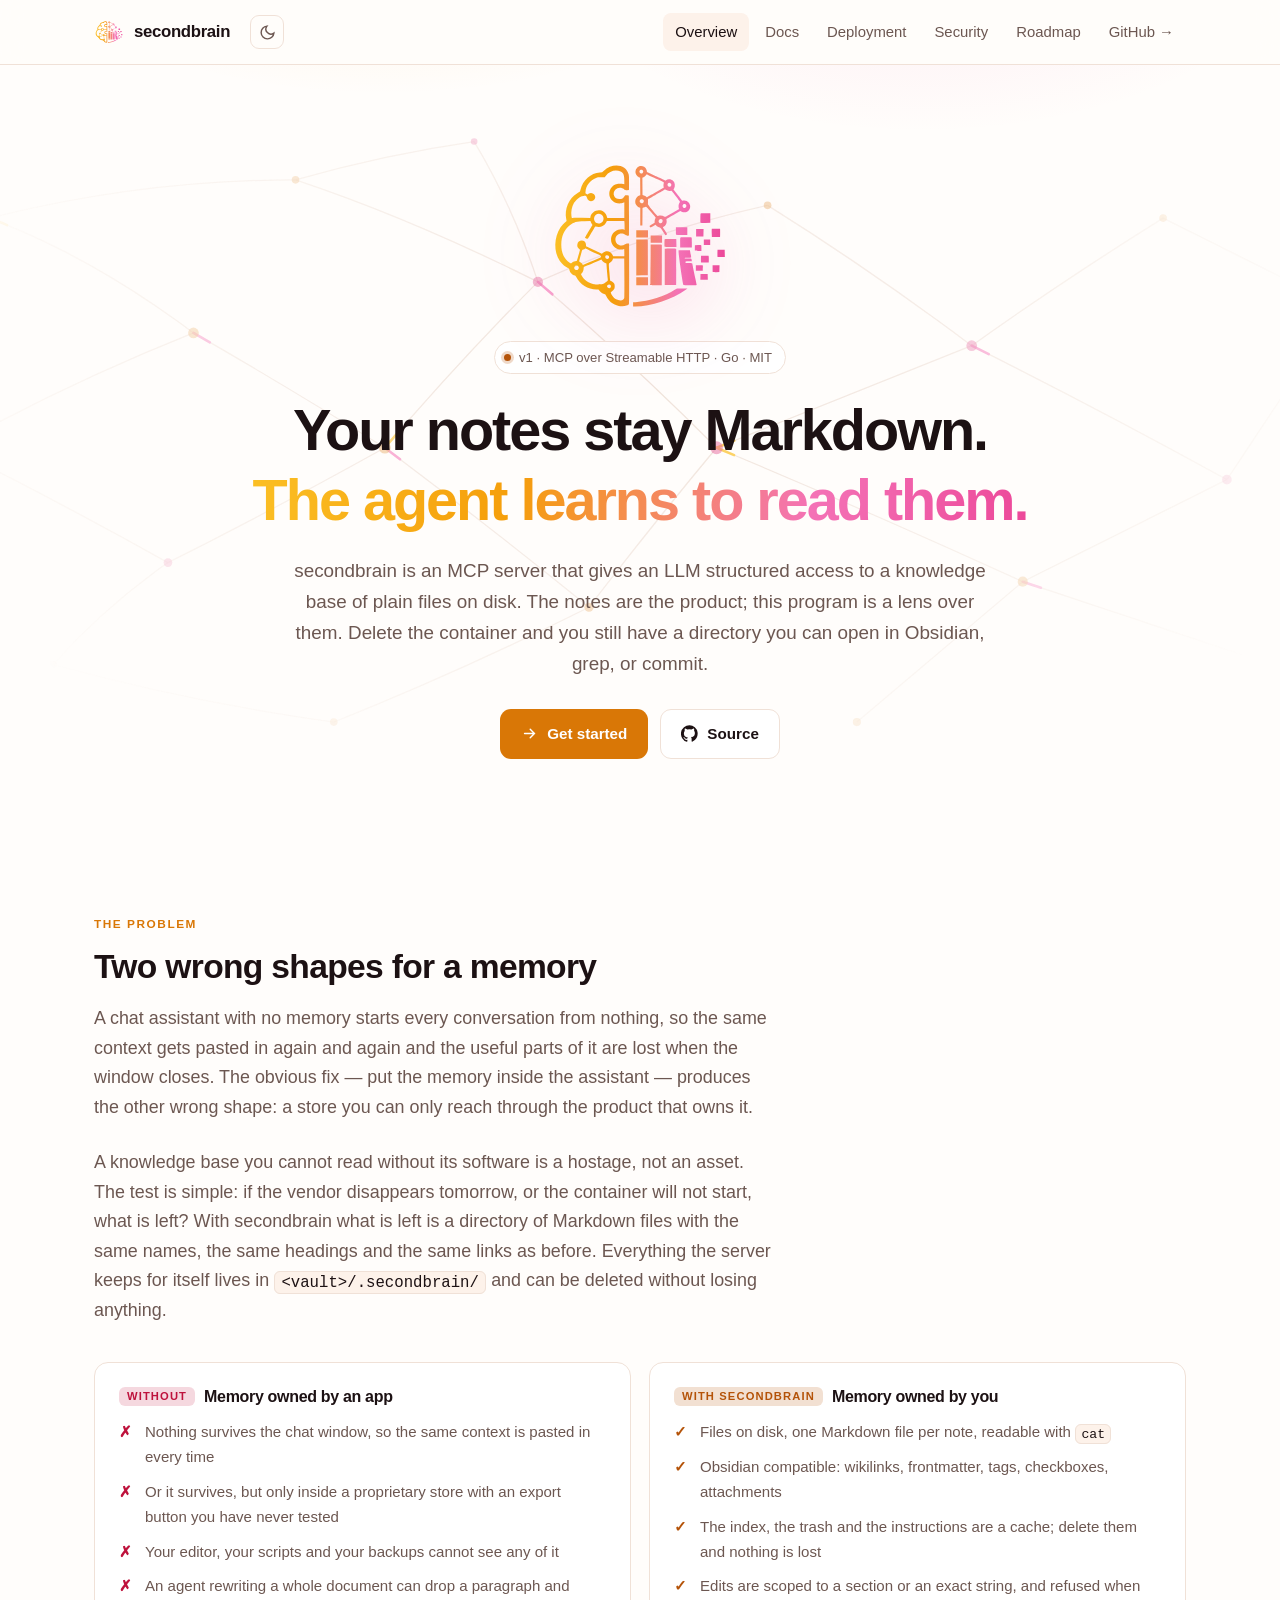
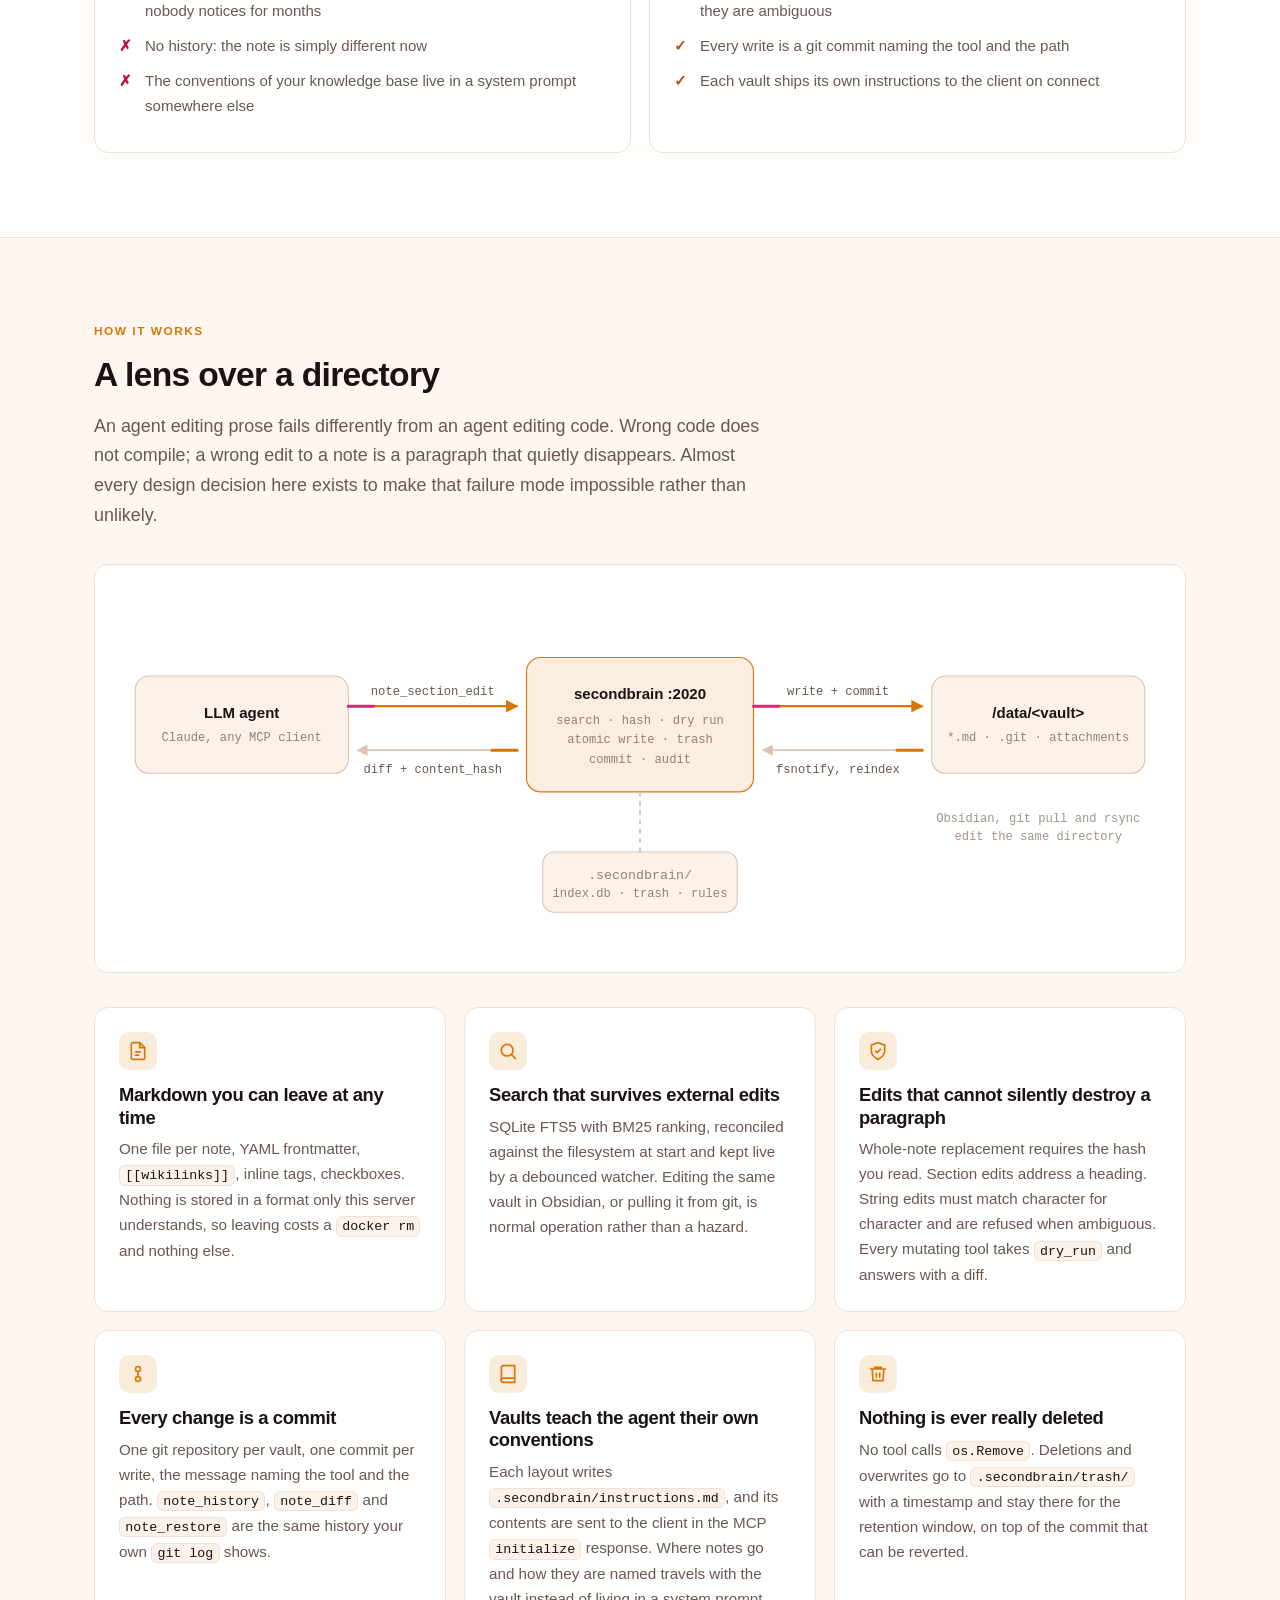
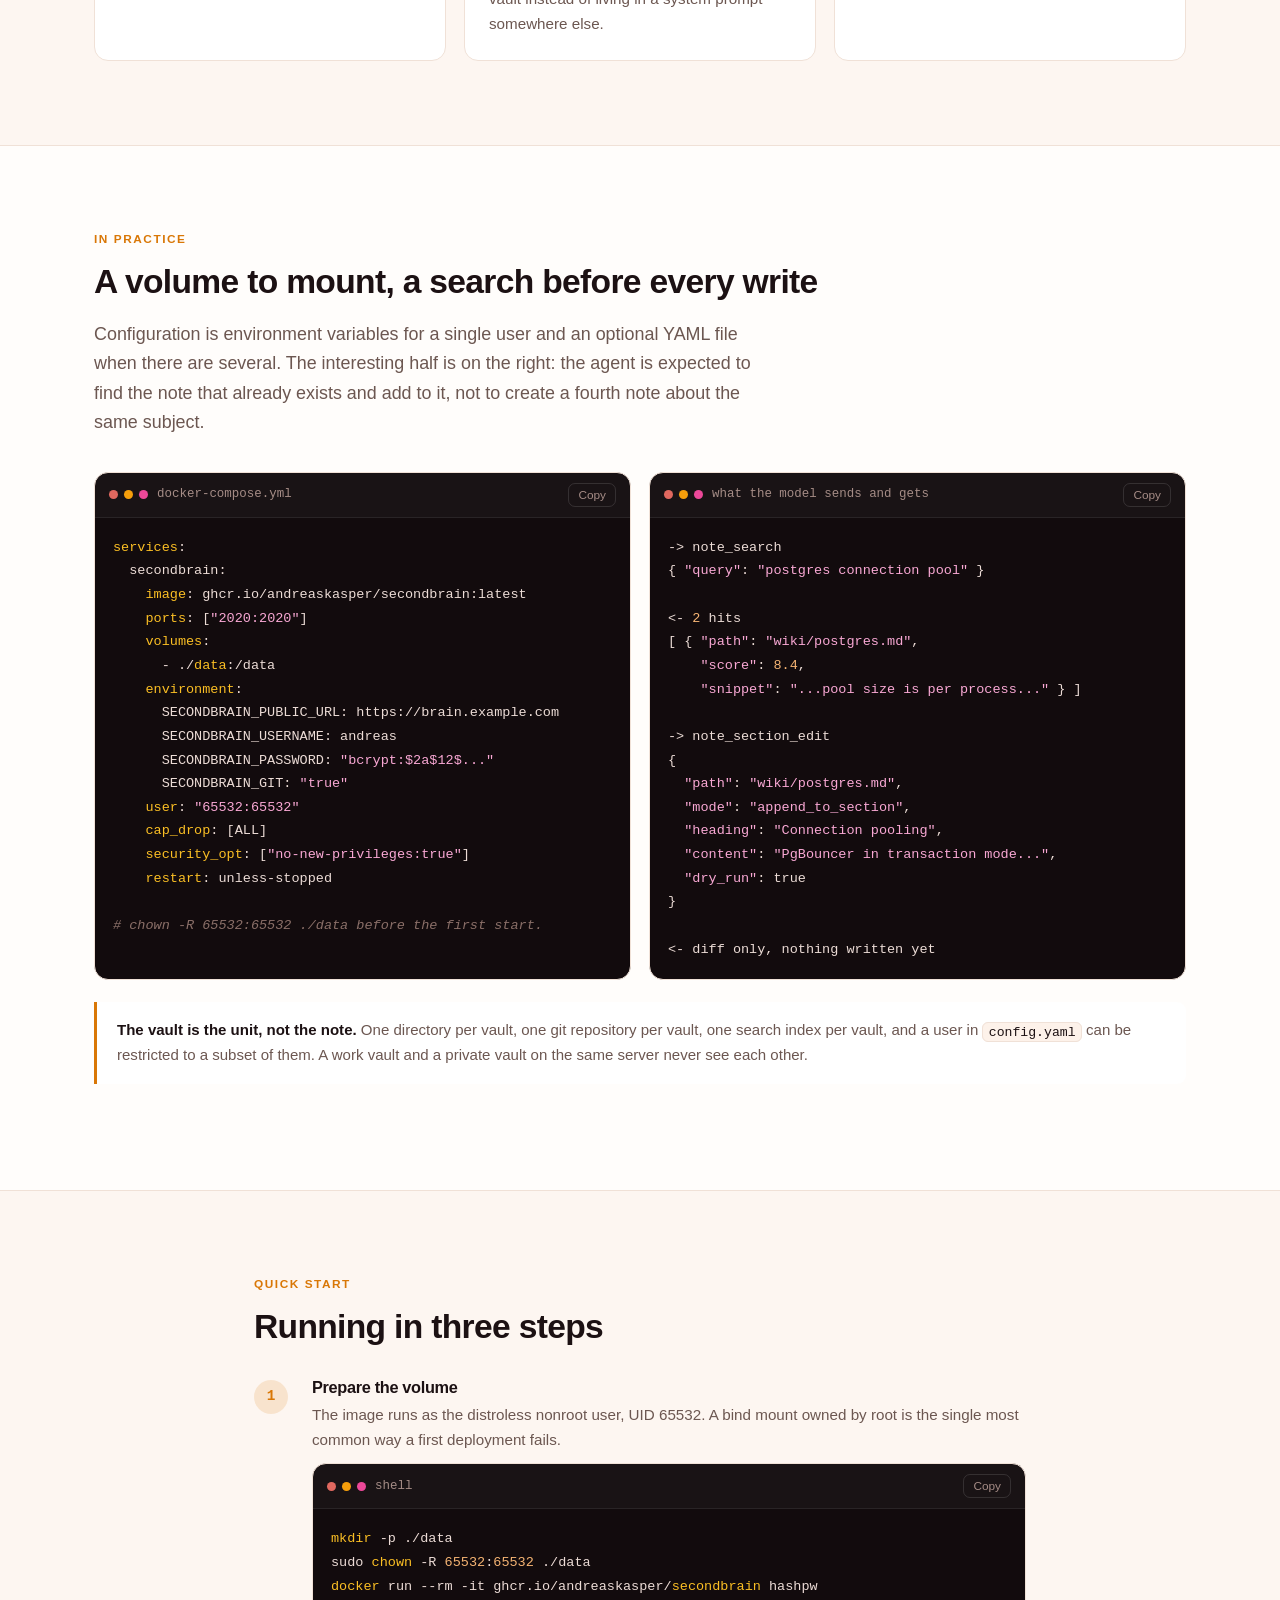
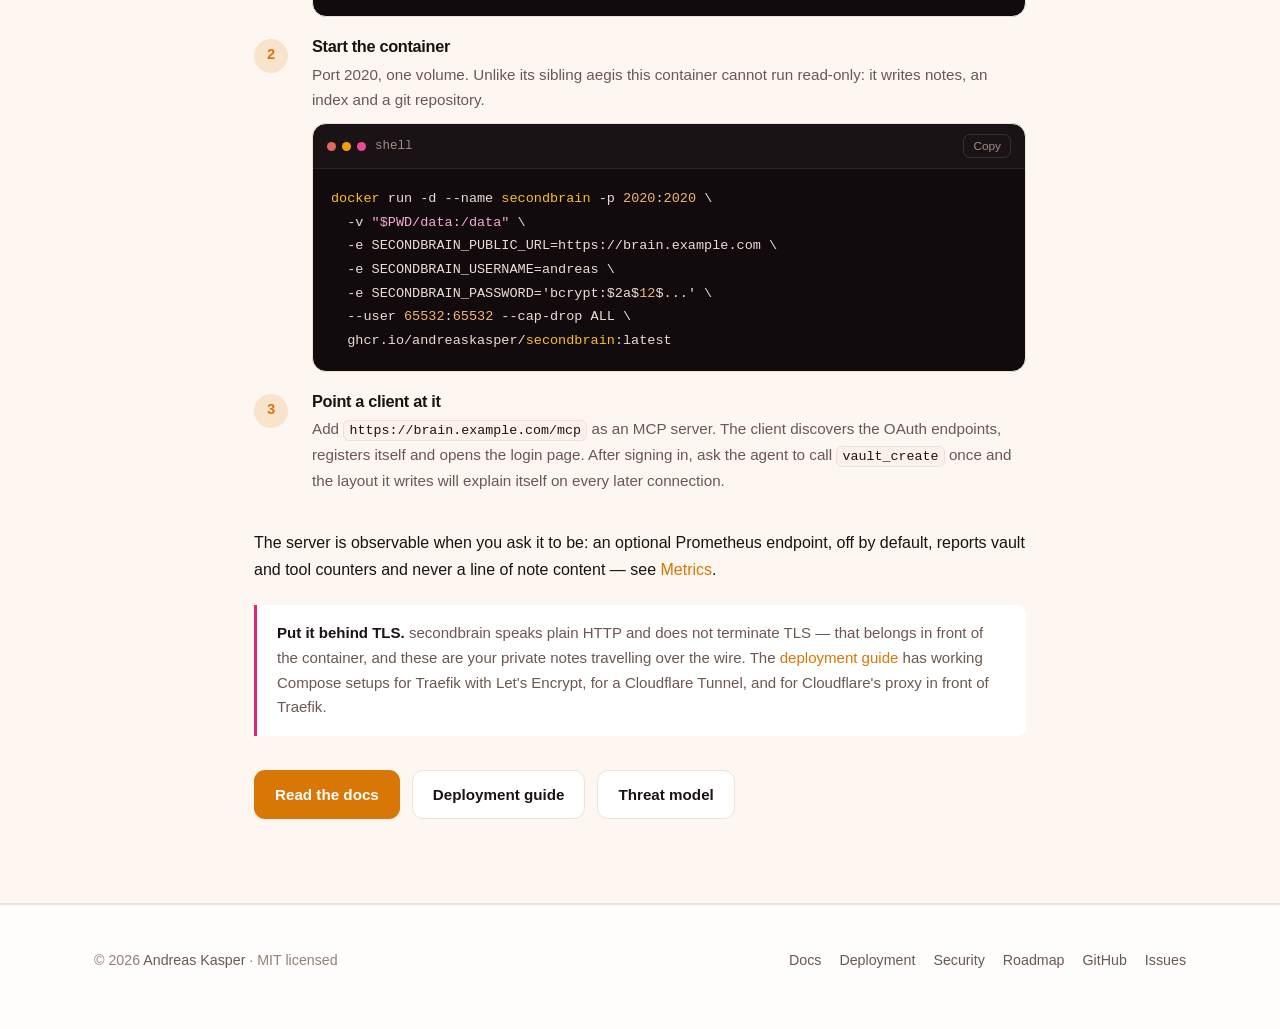
<file: docs/index.html>
<!DOCTYPE html>
<html lang="en">
<head>
<meta charset="utf-8">
<meta name="viewport" content="width=device-width, initial-scale=1">
<title>secondbrain &mdash; a knowledge base your agent can actually work in</title>
<meta name="description" content="secondbrain is an MCP server that gives an LLM agent structured access to a knowledge base of plain Markdown files: full-text search, section-level edits, content hashes, dry runs, a trash and a git commit per change.">
<link rel="icon" href="logo.svg">
<link rel="stylesheet" href="style.css">
<meta property="og:type" content="website">
<meta property="og:title" content="secondbrain &mdash; a knowledge base your agent can actually work in">
<meta property="og:description" content="The notes are the product. This program is a lens over them.">
<meta property="og:image" content="https://andreaskasper.github.io/secondbrain/logo.svg">
<meta property="og:url" content="https://andreaskasper.github.io/secondbrain/">
<meta name="twitter:card" content="summary_large_image">
</head>
<body>

<header class="site-header">
  <div class="wrap">
    <a class="brand" href="index.html"><img src="logo.svg" alt=""> secondbrain</a>
    <div class="header-actions">
      <button class="icon-btn nav-toggle" type="button" aria-expanded="false" aria-label="Menu">
        <svg viewBox="0 0 24 24" fill="none" stroke="currentColor" stroke-width="2" stroke-linecap="round"><path d="M3 6h18M3 12h18M3 18h18"/></svg>
      </button>
      <button class="icon-btn theme-toggle" type="button" aria-label="Switch theme">
        <svg class="sun" viewBox="0 0 24 24" fill="none" stroke="currentColor" stroke-width="2" stroke-linecap="round"><circle cx="12" cy="12" r="4"/><path d="M12 2v2M12 20v2M4.9 4.9l1.4 1.4M17.7 17.7l1.4 1.4M2 12h2M20 12h2M4.9 19.1l1.4-1.4M17.7 6.3l1.4-1.4"/></svg>
        <svg class="moon" viewBox="0 0 24 24" fill="none" stroke="currentColor" stroke-width="2" stroke-linecap="round"><path d="M21 12.8A9 9 0 1 1 11.2 3a7 7 0 0 0 9.8 9.8z"/></svg>
      </button>
    </div>
    <nav class="nav">
      <a href="index.html" aria-current="page">Overview</a>
      <a href="docs.html">Docs</a>
      <a href="deploy.html">Deployment</a>
      <a href="security.html">Security</a>
      <a href="roadmap.html">Roadmap</a>
      <a href="https://github.com/andreaskasper/secondbrain">GitHub&nbsp;&rarr;</a>
    </nav>
  </div>
</header>

<main>

<!-- ===================== hero ===================== -->
<section class="hero">
  <div class="neurons" aria-hidden="true">
    <svg viewBox="0 0 1200 600" preserveAspectRatio="xMidYMid slice" focusable="false">
      <g>
        <path class="n-edge" d="M90 120 Q170 150 250 210"/>
        <path class="n-edge" d="M90 120 Q210 90 330 90"/>
        <path class="n-edge" d="M60 300 Q150 250 250 210"/>
        <path class="n-edge" d="M60 300 Q140 340 230 390"/>
        <path class="n-edge" d="M140 470 Q180 425 230 390"/>
        <path class="n-edge" d="M140 470 Q250 500 360 515"/>
        <path class="n-edge" d="M250 210 Q320 250 400 300"/>
        <path class="n-edge" d="M230 390 Q310 350 400 300"/>
        <path class="n-edge" d="M330 90 Q400 70 470 60"/>
        <path class="n-edge" d="M330 90 Q420 120 520 170"/>
        <path class="n-edge" d="M470 60 Q500 110 520 170"/>
        <path class="n-edge" d="M400 300 Q460 230 520 170"/>
        <path class="n-edge" d="M400 300 Q480 360 560 425"/>
        <path class="n-edge" d="M360 515 Q460 475 560 425"/>
        <path class="n-edge" d="M520 170 Q590 230 660 300"/>
        <path class="n-edge" d="M560 425 Q610 360 660 300"/>
        <path class="n-edge" d="M520 170 Q610 130 700 110"/>
        <path class="n-edge" d="M660 300 Q760 260 860 220"/>
        <path class="n-edge" d="M660 300 Q780 350 900 405"/>
        <path class="n-edge" d="M700 110 Q780 160 860 220"/>
        <path class="n-edge" d="M770 515 Q835 460 900 405"/>
        <path class="n-edge" d="M860 220 Q930 170 1010 120"/>
        <path class="n-edge" d="M860 220 Q960 270 1060 325"/>
        <path class="n-edge" d="M900 405 Q980 365 1060 325"/>
        <path class="n-edge" d="M900 405 Q1020 445 1140 485"/>
        <path class="n-edge" d="M1010 120 Q1080 155 1150 190"/>
        <path class="n-edge" d="M1060 325 Q1105 258 1150 190"/>
      </g>
      <g>
        <path class="n-signal n-signal-a" d="M90 120 Q170 150 250 210" style="animation-delay:-0.4s"/>
        <path class="n-signal n-signal-b" d="M250 210 Q320 250 400 300" style="animation-delay:-3.1s"/>
        <path class="n-signal n-signal-a" d="M400 300 Q460 230 520 170" style="animation-delay:-6.2s"/>
        <path class="n-signal n-signal-b" d="M520 170 Q590 230 660 300" style="animation-delay:-1.7s;animation-duration:11s"/>
        <path class="n-signal n-signal-a" d="M660 300 Q760 260 860 220" style="animation-delay:-4.9s"/>
        <path class="n-signal n-signal-b" d="M860 220 Q960 270 1060 325" style="animation-delay:-7.8s;animation-duration:12s"/>
        <path class="n-signal n-signal-a" d="M60 300 Q140 340 230 390" style="animation-delay:-2.3s;animation-duration:13s"/>
        <path class="n-signal n-signal-b" d="M400 300 Q480 360 560 425" style="animation-delay:-5.6s"/>
        <path class="n-signal n-signal-a" d="M660 300 Q780 350 900 405" style="animation-delay:-8.4s;animation-duration:10s"/>
        <path class="n-signal n-signal-b" d="M900 405 Q1020 445 1140 485" style="animation-delay:-0.9s;animation-duration:14s"/>
      </g>
      <g>
        <circle class="n-halo" cx="250" cy="210" r="13" style="animation-delay:-1.2s"/>
        <circle class="n-halo n-halo-b" cx="660" cy="300" r="15" style="animation-delay:-3.4s"/>
        <circle class="n-halo" cx="900" cy="405" r="12" style="animation-delay:-4.8s"/>
        <circle class="n-halo n-halo-b" cx="520" cy="170" r="12" style="animation-delay:-2.1s"/>
      </g>
      <g>
        <circle class="n-node" cx="90" cy="120" r="3.5" style="animation-delay:-0.3s"/>
        <circle class="n-node n-node-b" cx="60" cy="300" r="3" style="animation-delay:-1.9s"/>
        <circle class="n-node" cx="140" cy="470" r="3.2" style="animation-delay:-3.5s"/>
        <circle class="n-node" cx="250" cy="210" r="4.2" style="animation-delay:-0.9s"/>
        <circle class="n-node n-node-b" cx="230" cy="390" r="3.4" style="animation-delay:-4.2s"/>
        <circle class="n-node" cx="330" cy="90" r="3" style="animation-delay:-2.6s"/>
        <circle class="n-node n-node-b" cx="470" cy="60" r="2.6" style="animation-delay:-5.1s"/>
        <circle class="n-node" cx="400" cy="300" r="4.6" style="animation-delay:-1.4s"/>
        <circle class="n-node" cx="360" cy="515" r="3" style="animation-delay:-3.9s"/>
        <circle class="n-node n-node-b" cx="520" cy="170" r="4" style="animation-delay:-2.2s"/>
        <circle class="n-node" cx="560" cy="425" r="3.6" style="animation-delay:-4.7s"/>
        <circle class="n-node n-node-b" cx="660" cy="300" r="5" style="animation-delay:-0.6s"/>
        <circle class="n-node" cx="700" cy="110" r="3" style="animation-delay:-3.1s"/>
        <circle class="n-node" cx="770" cy="515" r="3.2" style="animation-delay:-5.4s"/>
        <circle class="n-node n-node-b" cx="860" cy="220" r="4.2" style="animation-delay:-1.7s"/>
        <circle class="n-node" cx="900" cy="405" r="4" style="animation-delay:-4.4s"/>
        <circle class="n-node" cx="1010" cy="120" r="3" style="animation-delay:-2.9s"/>
        <circle class="n-node n-node-b" cx="1060" cy="325" r="3.8" style="animation-delay:-0.2s"/>
        <circle class="n-node" cx="1150" cy="190" r="3" style="animation-delay:-3.7s"/>
        <circle class="n-node n-node-b" cx="1140" cy="485" r="3.2" style="animation-delay:-5.9s"/>
      </g>
    </svg>
  </div>

  <div class="wrap">
    <img class="hero-logo" src="logo.svg" alt="secondbrain logo">
    <div class="pill"><span class="dot"></span> v1 &middot; MCP over Streamable HTTP &middot; Go &middot; MIT</div>
    <h1>Your notes stay Markdown.<br><span class="grad">The agent learns to read them.</span></h1>
    <p class="lede">secondbrain is an MCP server that gives an LLM structured access to a knowledge base of plain files on disk. The notes are the product; this program is a lens over them. Delete the container and you still have a directory you can open in Obsidian, grep, or commit.</p>
    <div class="cta-row">
      <a class="btn btn-primary" href="docs.html#quick-start">
        <svg viewBox="0 0 24 24" fill="none" stroke="currentColor" stroke-width="2" stroke-linecap="round"><path d="M5 12h14M13 6l6 6-6 6"/></svg>
        Get started
      </a>
      <a class="btn btn-ghost" href="https://github.com/andreaskasper/secondbrain">
        <svg viewBox="0 0 24 24" fill="currentColor"><path d="M12 .3a12 12 0 0 0-3.8 23.4c.6.1.8-.3.8-.6v-2.2c-3.3.7-4-1.6-4-1.6-.6-1.4-1.4-1.8-1.4-1.8-1-.7 0-.7 0-.7 1.2.1 1.8 1.2 1.8 1.2 1 1.8 2.8 1.3 3.5 1 .1-.8.4-1.3.7-1.6-2.7-.3-5.5-1.3-5.5-5.9 0-1.3.5-2.4 1.2-3.2 0-.4-.5-1.6.2-3.2 0 0 1-.3 3.3 1.2a11.5 11.5 0 0 1 6 0C17.3 4.7 18.3 5 18.3 5c.7 1.6.2 2.8.1 3.2.8.8 1.2 1.9 1.2 3.2 0 4.6-2.8 5.6-5.5 5.9.5.4.9 1.1.9 2.3v3.3c0 .3.2.7.8.6A12 12 0 0 0 12 .3"/></svg>
        Source
      </a>
    </div>
  </div>
</section>

<!-- ===================== problem ===================== -->
<section>
  <div class="wrap">
    <p class="eyebrow">The problem</p>
    <h2>Two wrong shapes for a memory</h2>
    <p class="lede" style="margin-bottom:26px">A chat assistant with no memory starts every conversation from nothing, so the same context gets pasted in again and again and the useful parts of it are lost when the window closes. The obvious fix &mdash; put the memory inside the assistant &mdash; produces the other wrong shape: a store you can only reach through the product that owns it.</p>
    <p class="lede" style="margin-bottom:36px">A knowledge base you cannot read without its software is a hostage, not an asset. The test is simple: if the vendor disappears tomorrow, or the container will not start, what is left? With secondbrain what is left is a directory of Markdown files with the same names, the same headings and the same links as before. Everything the server keeps for itself lives in <code>&lt;vault&gt;/.secondbrain/</code> and can be deleted without losing anything.</p>

    <div class="compare">
      <div class="without">
        <h3><span class="tag tag-bad">Without</span> Memory owned by an app</h3>
        <ul>
          <li>Nothing survives the chat window, so the same context is pasted in every time</li>
          <li>Or it survives, but only inside a proprietary store with an export button you have never tested</li>
          <li>Your editor, your scripts and your backups cannot see any of it</li>
          <li>An agent rewriting a whole document can drop a paragraph and nobody notices for months</li>
          <li>No history: the note is simply different now</li>
          <li>The conventions of your knowledge base live in a system prompt somewhere else</li>
        </ul>
      </div>
      <div class="with">
        <h3><span class="tag tag-good">With secondbrain</span> Memory owned by you</h3>
        <ul>
          <li>Files on disk, one Markdown file per note, readable with <code>cat</code></li>
          <li>Obsidian compatible: wikilinks, frontmatter, tags, checkboxes, attachments</li>
          <li>The index, the trash and the instructions are a cache; delete them and nothing is lost</li>
          <li>Edits are scoped to a section or an exact string, and refused when they are ambiguous</li>
          <li>Every write is a git commit naming the tool and the path</li>
          <li>Each vault ships its own instructions to the client on connect</li>
        </ul>
      </div>
    </div>
  </div>
</section>

<!-- ===================== how it works ===================== -->
<section style="background:var(--bg-elev);border-block:1px solid var(--border)">
  <div class="wrap">
    <p class="eyebrow">How it works</p>
    <h2>A lens over a directory</h2>
    <p class="lede" style="margin-bottom:34px">An agent editing prose fails differently from an agent editing code. Wrong code does not compile; a wrong edit to a note is a paragraph that quietly disappears. Almost every design decision here exists to make that failure mode impossible rather than unlikely.</p>

    <div class="diagram">
      <svg viewBox="0 0 900 300" role="img" aria-label="Flow diagram: an MCP client calls secondbrain on port 2020, which reads and writes Markdown files under the data volume, commits every change to git, and reindexes when the files change underneath it.">
        <defs>
          <marker id="arr" viewBox="0 0 10 10" refX="9" refY="5" markerWidth="6" markerHeight="6" orient="auto-start-reverse">
            <path class="d-arrow" d="M0 0 L10 5 L0 10 z"/>
          </marker>
          <marker id="arrA" viewBox="0 0 10 10" refX="9" refY="5" markerWidth="6" markerHeight="6" orient="auto-start-reverse">
            <path class="d-arrow-accent" d="M0 0 L10 5 L0 10 z"/>
          </marker>
        </defs>

        <rect class="d-box" x="14" y="70" width="184" height="84" rx="12"/>
        <text class="d-text" x="106" y="106" text-anchor="middle">LLM agent</text>
        <text class="d-sub" x="106" y="126" text-anchor="middle">Claude, any MCP client</text>

        <rect class="d-box-accent" x="352" y="54" width="196" height="116" rx="12"/>
        <text class="d-text" x="450" y="90" text-anchor="middle">secondbrain :2020</text>
        <text class="d-sub" x="450" y="111" text-anchor="middle">search &middot; hash &middot; dry run</text>
        <text class="d-sub" x="450" y="128" text-anchor="middle">atomic write &middot; trash</text>
        <text class="d-sub" x="450" y="145" text-anchor="middle">commit &middot; audit</text>

        <rect class="d-box" x="702" y="70" width="184" height="84" rx="12"/>
        <text class="d-text" x="794" y="106" text-anchor="middle">/data/&lt;vault&gt;</text>
        <text class="d-sub" x="794" y="126" text-anchor="middle">*.md &middot; .git &middot; attachments</text>

        <rect class="d-box" x="366" y="222" width="168" height="52" rx="10"/>
        <text class="d-sub" x="450" y="245" text-anchor="middle" style="font-size:11.5px">.secondbrain/</text>
        <text class="d-sub" x="450" y="261" text-anchor="middle">index.db &middot; trash &middot; rules</text>
        <path class="d-line" d="M450 222 L450 170" stroke-dasharray="4 4"/>

        <path class="d-line-accent" d="M198 96 L344 96" marker-end="url(#arrA)"/>
        <text class="d-label" x="271" y="86" text-anchor="middle">note_section_edit</text>
        <path class="d-line" d="M344 134 L206 134" marker-end="url(#arr)"/>
        <text class="d-label" x="271" y="154" text-anchor="middle">diff + content_hash</text>

        <path class="d-line-accent" d="M548 96 L694 96" marker-end="url(#arrA)"/>
        <text class="d-label" x="621" y="86" text-anchor="middle">write + commit</text>
        <path class="d-line" d="M694 134 L556 134" marker-end="url(#arr)"/>
        <text class="d-label" x="621" y="154" text-anchor="middle">fsnotify, reindex</text>

        <path class="d-flow" d="M198 96 H344 M548 96 H694"/>
        <path class="d-flow d-flow-2" d="M694 134 H556 M344 134 H206"/>

        <text class="d-sub" x="794" y="196" text-anchor="middle" opacity=".85">Obsidian, git pull and rsync</text>
        <text class="d-sub" x="794" y="212" text-anchor="middle" opacity=".85">edit the same directory</text>
      </svg>
    </div>

    <div class="grid grid-3" style="margin-top:34px">
      <div class="card">
        <div class="ico"><svg viewBox="0 0 24 24" fill="none" stroke="currentColor" stroke-width="2" stroke-linecap="round"><path d="M14 2H6a2 2 0 0 0-2 2v16a2 2 0 0 0 2 2h12a2 2 0 0 0 2-2V8z"/><path d="M14 2v6h6M9 13h6M9 17h4"/></svg></div>
        <h3>Markdown you can leave at any time</h3>
        <p>One file per note, YAML frontmatter, <code>[[wikilinks]]</code>, inline tags, checkboxes. Nothing is stored in a format only this server understands, so leaving costs a <code>docker rm</code> and nothing else.</p>
      </div>
      <div class="card">
        <div class="ico"><svg viewBox="0 0 24 24" fill="none" stroke="currentColor" stroke-width="2" stroke-linecap="round"><circle cx="11" cy="11" r="7"/><path d="M21 21l-4.3-4.3"/></svg></div>
        <h3>Search that survives external edits</h3>
        <p>SQLite FTS5 with BM25 ranking, reconciled against the filesystem at start and kept live by a debounced watcher. Editing the same vault in Obsidian, or pulling it from git, is normal operation rather than a hazard.</p>
      </div>
      <div class="card">
        <div class="ico"><svg viewBox="0 0 24 24" fill="none" stroke="currentColor" stroke-width="2" stroke-linecap="round"><path d="M12 22s8-4 8-10V5l-8-3-8 3v7c0 6 8 10 8 10z"/><path d="M9 12l2 2 4-4"/></svg></div>
        <h3>Edits that cannot silently destroy a paragraph</h3>
        <p>Whole-note replacement requires the hash you read. Section edits address a heading. String edits must match character for character and are refused when ambiguous. Every mutating tool takes <code>dry_run</code> and answers with a diff.</p>
      </div>
      <div class="card">
        <div class="ico"><svg viewBox="0 0 24 24" fill="none" stroke="currentColor" stroke-width="2" stroke-linecap="round"><circle cx="12" cy="6" r="3"/><circle cx="12" cy="18" r="3"/><path d="M12 9v6"/></svg></div>
        <h3>Every change is a commit</h3>
        <p>One git repository per vault, one commit per write, the message naming the tool and the path. <code>note_history</code>, <code>note_diff</code> and <code>note_restore</code> are the same history your own <code>git log</code> shows.</p>
      </div>
      <div class="card">
        <div class="ico"><svg viewBox="0 0 24 24" fill="none" stroke="currentColor" stroke-width="2" stroke-linecap="round"><path d="M4 19.5A2.5 2.5 0 0 1 6.5 17H20"/><path d="M6.5 2H20v20H6.5A2.5 2.5 0 0 1 4 19.5v-15A2.5 2.5 0 0 1 6.5 2z"/></svg></div>
        <h3>Vaults teach the agent their own conventions</h3>
        <p>Each layout writes <code>.secondbrain/instructions.md</code>, and its contents are sent to the client in the MCP <code>initialize</code> response. Where notes go and how they are named travels with the vault instead of living in a system prompt somewhere else.</p>
      </div>
      <div class="card">
        <div class="ico"><svg viewBox="0 0 24 24" fill="none" stroke="currentColor" stroke-width="2" stroke-linecap="round"><path d="M3 6h18M8 6V4h8v2M19 6l-1 14H6L5 6"/><path d="M10 11v5M14 11v5"/></svg></div>
        <h3>Nothing is ever really deleted</h3>
        <p>No tool calls <code>os.Remove</code>. Deletions and overwrites go to <code>.secondbrain/trash/</code> with a timestamp and stay there for the retention window, on top of the commit that can be reverted.</p>
      </div>
    </div>
  </div>
</section>

<!-- ===================== example ===================== -->
<section>
  <div class="wrap">
    <p class="eyebrow">In practice</p>
    <h2>A volume to mount, a search before every write</h2>
    <p class="lede" style="margin-bottom:34px">Configuration is environment variables for a single user and an optional YAML file when there are several. The interesting half is on the right: the agent is expected to find the note that already exists and add to it, not to create a fourth note about the same subject.</p>

    <div class="grid grid-2">
      <div class="code">
        <div class="code-head"><span class="dots"><i></i><i></i><i></i></span><span class="name">docker-compose.yml</span></div>
<pre data-lang="yaml">services:
  secondbrain:
    image: ghcr.io/andreaskasper/secondbrain:latest
    ports: ["2020:2020"]
    volumes:
      - ./data:/data
    environment:
      SECONDBRAIN_PUBLIC_URL: https://brain.example.com
      SECONDBRAIN_USERNAME: andreas
      SECONDBRAIN_PASSWORD: "bcrypt:$2a$12$..."
      SECONDBRAIN_GIT: "true"
    user: "65532:65532"
    cap_drop: [ALL]
    security_opt: ["no-new-privileges:true"]
    restart: unless-stopped

# chown -R 65532:65532 ./data before the first start.</pre>
      </div>

      <div class="code">
        <div class="code-head"><span class="dots"><i></i><i></i><i></i></span><span class="name">what the model sends and gets</span></div>
<pre data-lang="json">-&gt; note_search
{ "query": "postgres connection pool" }

&lt;- 2 hits
[ { "path": "wiki/postgres.md",
    "score": 8.4,
    "snippet": "...pool size is per process..." } ]

-&gt; note_section_edit
{
  "path": "wiki/postgres.md",
  "mode": "append_to_section",
  "heading": "Connection pooling",
  "content": "PgBouncer in transaction mode...",
  "dry_run": true
}

&lt;- diff only, nothing written yet</pre>
      </div>
    </div>

    <div class="note">
      <strong>The vault is the unit, not the note.</strong> One directory per vault, one git repository per vault, one search index per vault, and a user in <code>config.yaml</code> can be restricted to a subset of them. A work vault and a private vault on the same server never see each other.
    </div>
  </div>
</section>

<!-- ===================== quick start ===================== -->
<section style="background:var(--bg-elev);border-block:1px solid var(--border)">
  <div class="wrap narrow">
    <p class="eyebrow">Quick start</p>
    <h2>Running in three steps</h2>

    <div class="steps" style="margin-top:30px">
      <div class="step">
        <div>
          <h3>Prepare the volume</h3>
          <p>The image runs as the distroless nonroot user, UID 65532. A bind mount owned by root is the single most common way a first deployment fails.</p>
          <div class="code">
            <div class="code-head"><span class="dots"><i></i><i></i><i></i></span><span class="name">shell</span></div>
<pre data-lang="shell">mkdir -p ./data
sudo chown -R 65532:65532 ./data
docker run --rm -it ghcr.io/andreaskasper/secondbrain hashpw</pre>
          </div>
        </div>
      </div>

      <div class="step">
        <div>
          <h3>Start the container</h3>
          <p>Port 2020, one volume. Unlike its sibling aegis this container cannot run read-only: it writes notes, an index and a git repository.</p>
          <div class="code">
            <div class="code-head"><span class="dots"><i></i><i></i><i></i></span><span class="name">shell</span></div>
<pre data-lang="shell">docker run -d --name secondbrain -p 2020:2020 \
  -v "$PWD/data:/data" \
  -e SECONDBRAIN_PUBLIC_URL=https://brain.example.com \
  -e SECONDBRAIN_USERNAME=andreas \
  -e SECONDBRAIN_PASSWORD='bcrypt:$2a$12$...' \
  --user 65532:65532 --cap-drop ALL \
  ghcr.io/andreaskasper/secondbrain:latest</pre>
          </div>
        </div>
      </div>

      <div class="step">
        <div>
          <h3>Point a client at it</h3>
          <p>Add <code>https://brain.example.com/mcp</code> as an MCP server. The client discovers the OAuth endpoints, registers itself and opens the login page. After signing in, ask the agent to call <code>vault_create</code> once and the layout it writes will explain itself on every later connection.</p>
        </div>
      </div>
    </div>

    <p style="margin-top:26px">The server is observable when you ask it to be: an optional Prometheus endpoint, off by default, reports vault and tool counters and never a line of note content &mdash; see <a href="docs.html#metrics">Metrics</a>.</p>

    <div class="note warn">
      <strong>Put it behind TLS.</strong> secondbrain speaks plain HTTP and does not terminate TLS &mdash; that belongs in front of the container, and these are your private notes travelling over the wire. The <a href="deploy.html">deployment guide</a> has working Compose setups for Traefik with Let's Encrypt, for a Cloudflare Tunnel, and for Cloudflare's proxy in front of Traefik.
    </div>

    <div class="cta-row" style="justify-content:flex-start;margin-top:34px">
      <a class="btn btn-primary" href="docs.html">Read the docs</a>
      <a class="btn btn-ghost" href="deploy.html">Deployment guide</a>
      <a class="btn btn-ghost" href="security.html">Threat model</a>
    </div>
  </div>
</section>

</main>

<footer class="site-footer">
  <div class="wrap">
    <div>&copy; <span data-year>2026</span> <a href="https://github.com/andreaskasper">Andreas Kasper</a> &middot; MIT licensed</div>
    <nav class="foot-links">
      <a href="docs.html">Docs</a>
      <a href="deploy.html">Deployment</a>
      <a href="security.html">Security</a>
      <a href="roadmap.html">Roadmap</a>
      <a href="https://github.com/andreaskasper/secondbrain">GitHub</a>
      <a href="https://github.com/andreaskasper/secondbrain/issues">Issues</a>
    </nav>
  </div>
</footer>

<script src="site.js"></script>
</body>
</html>
</file>
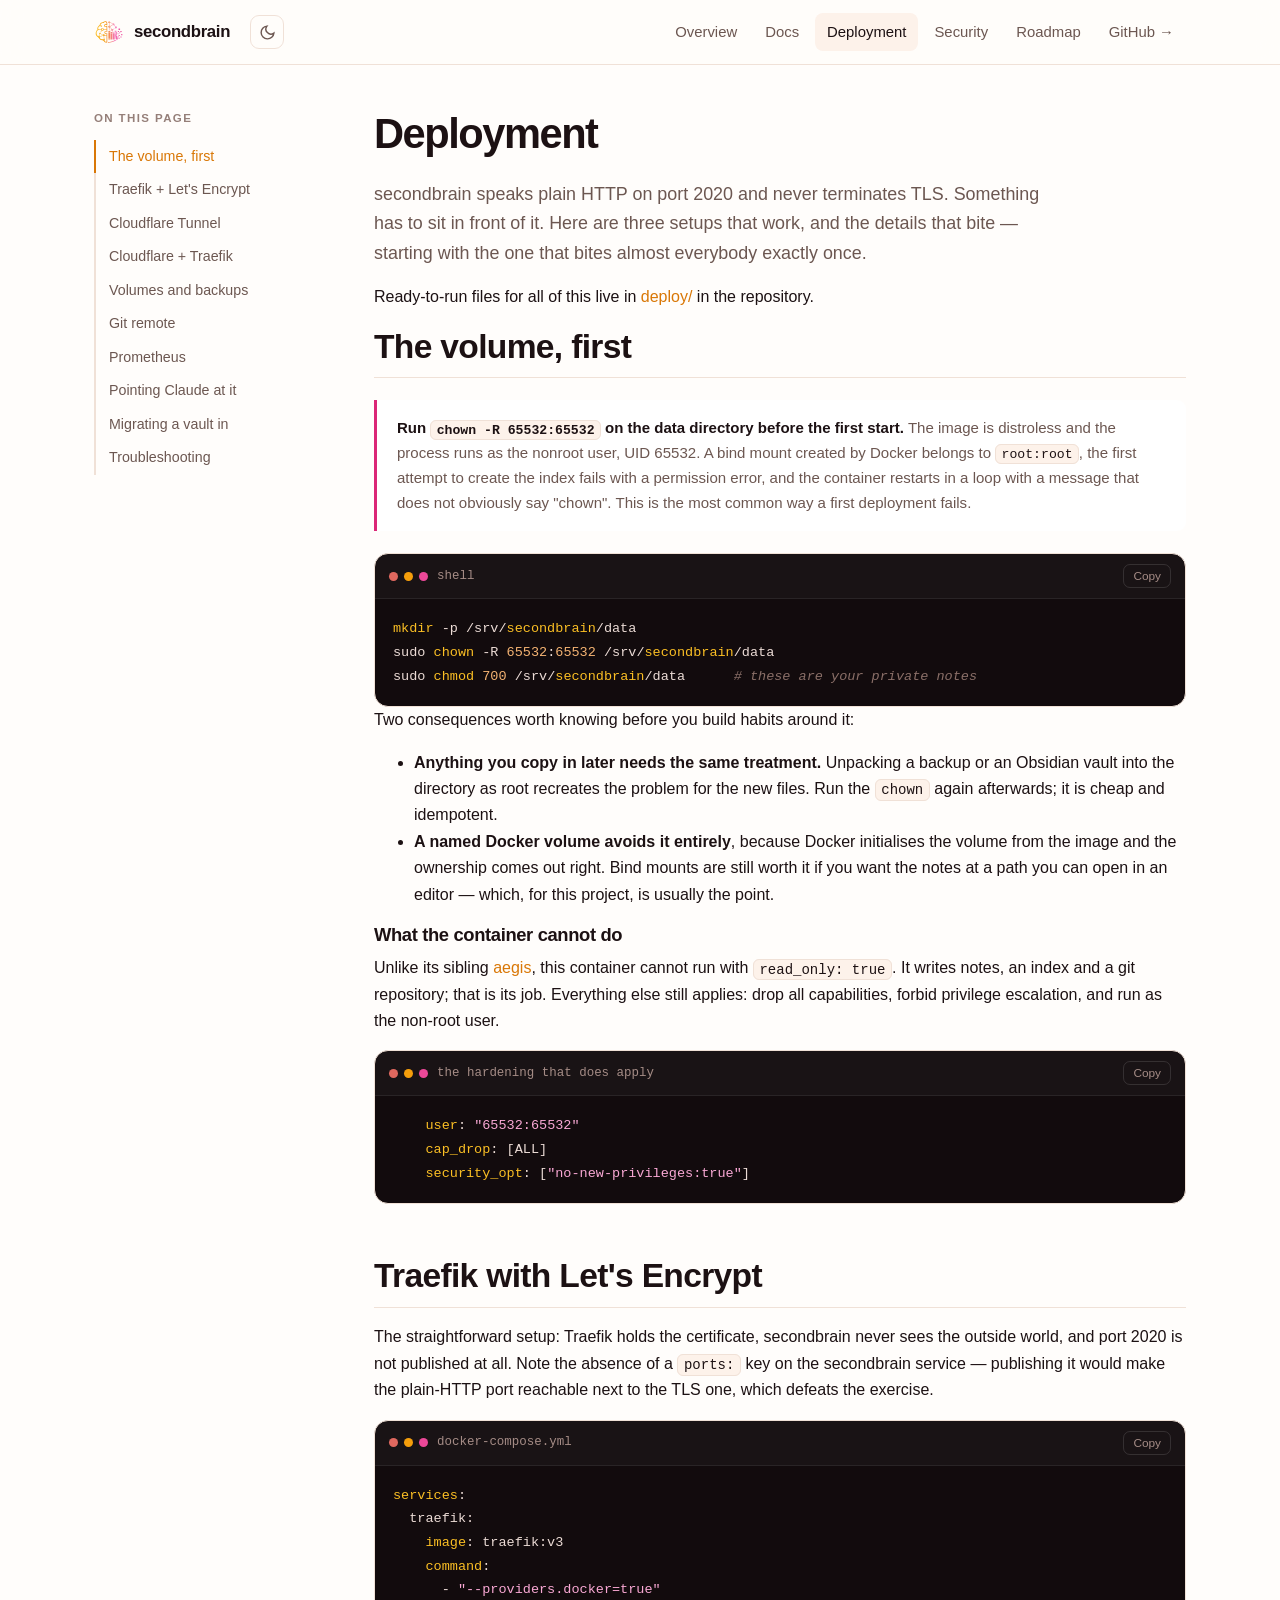
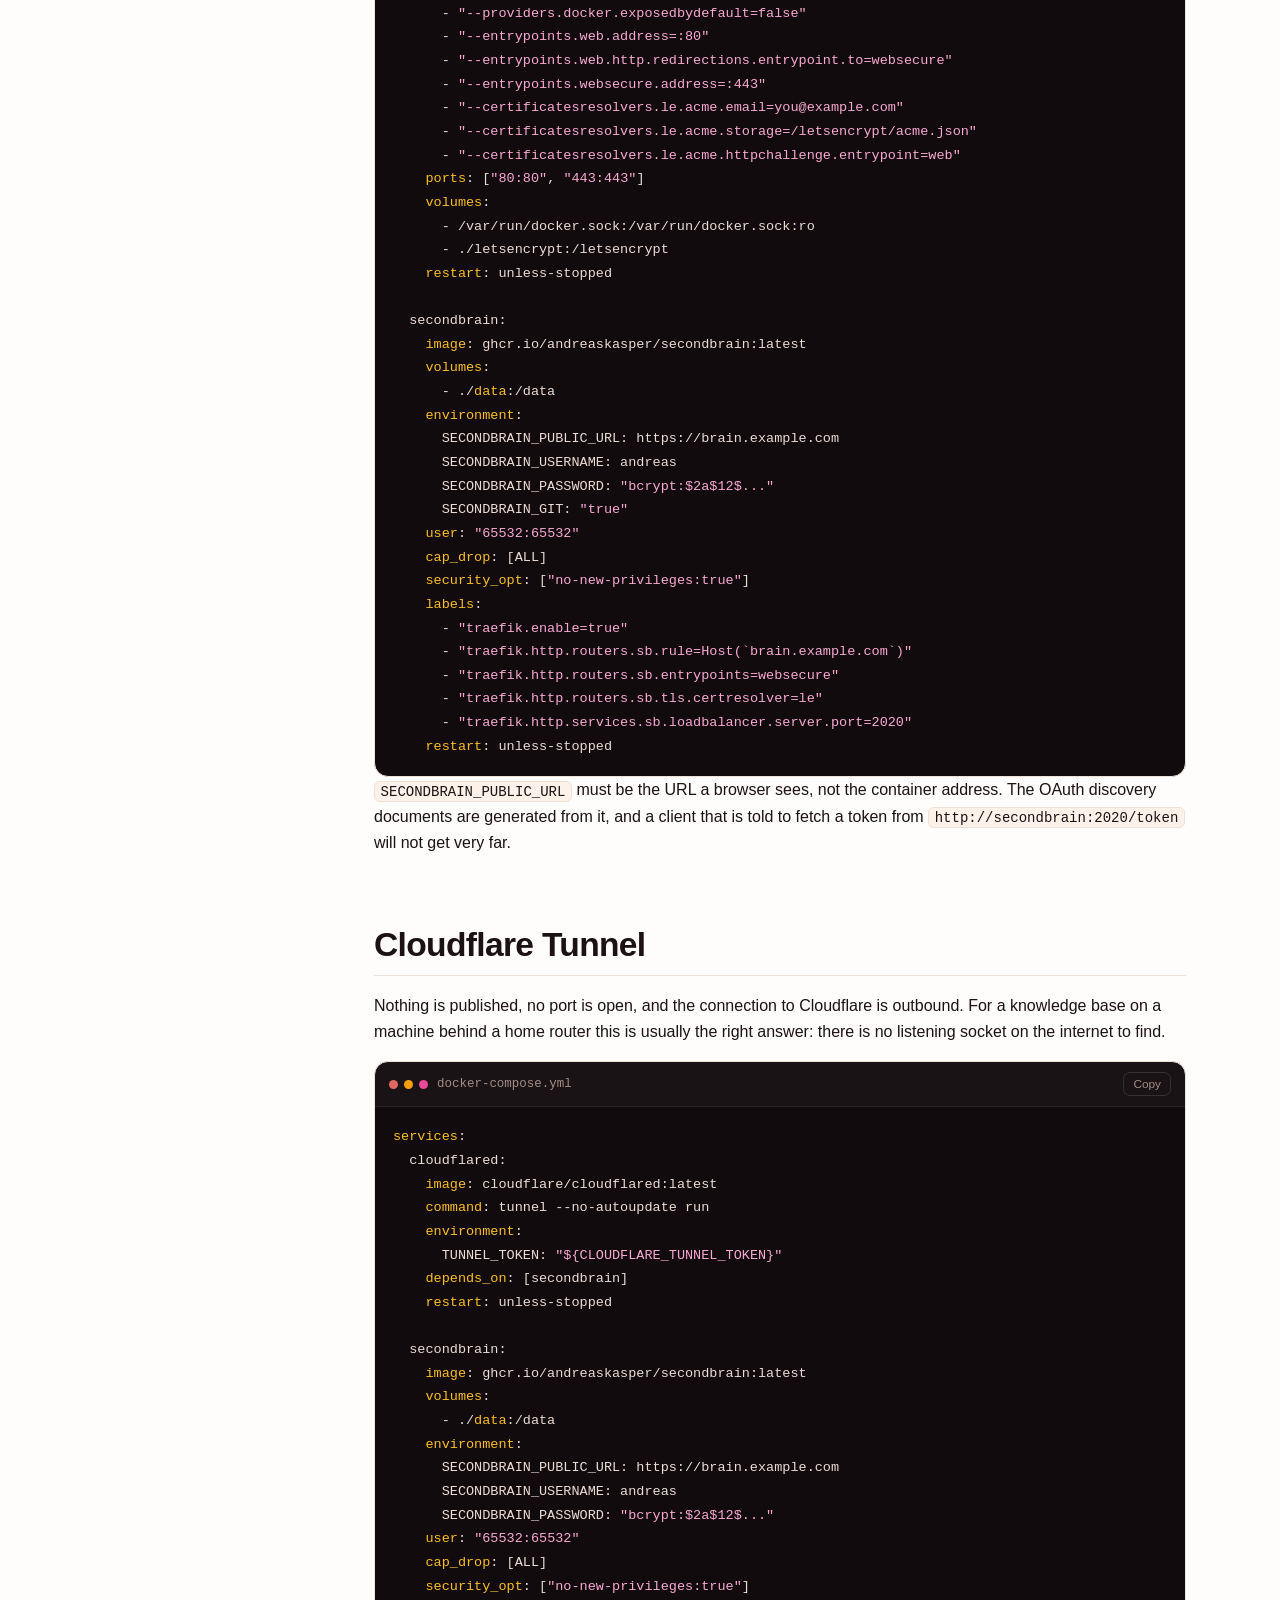
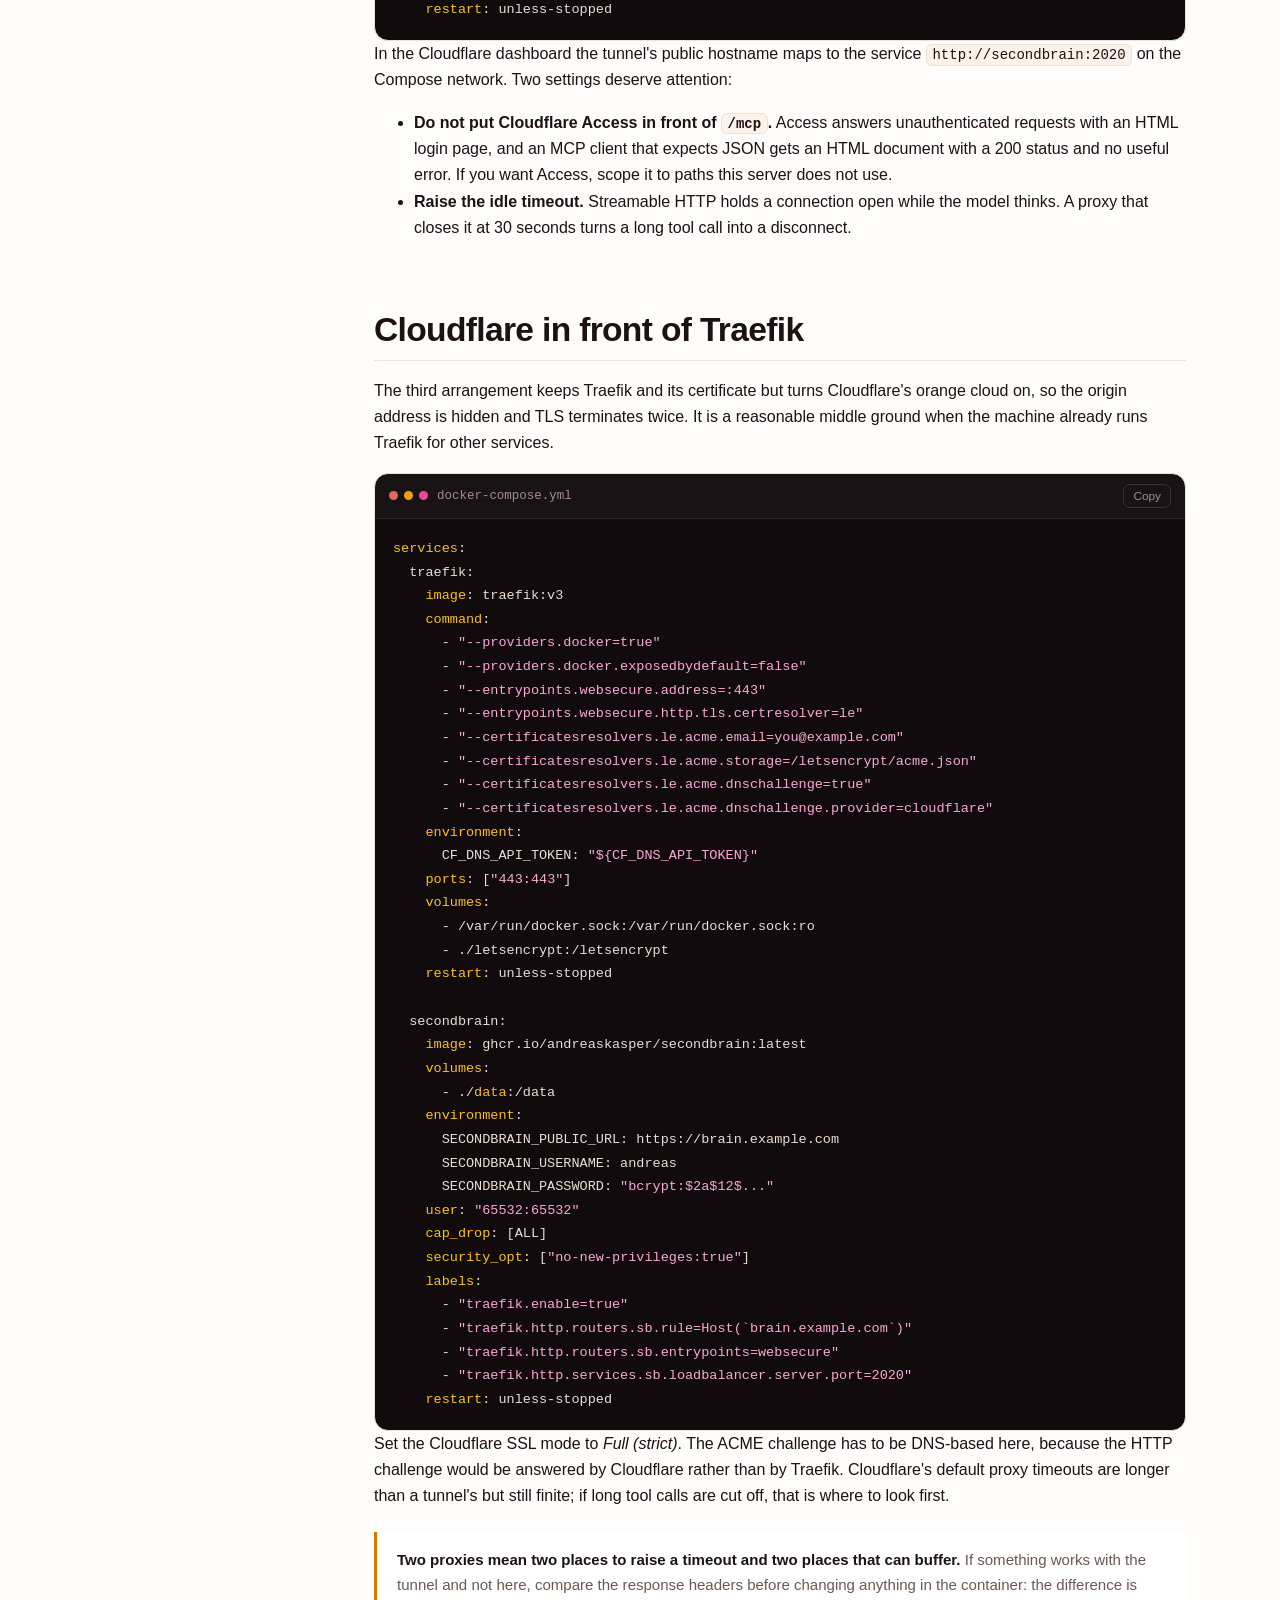
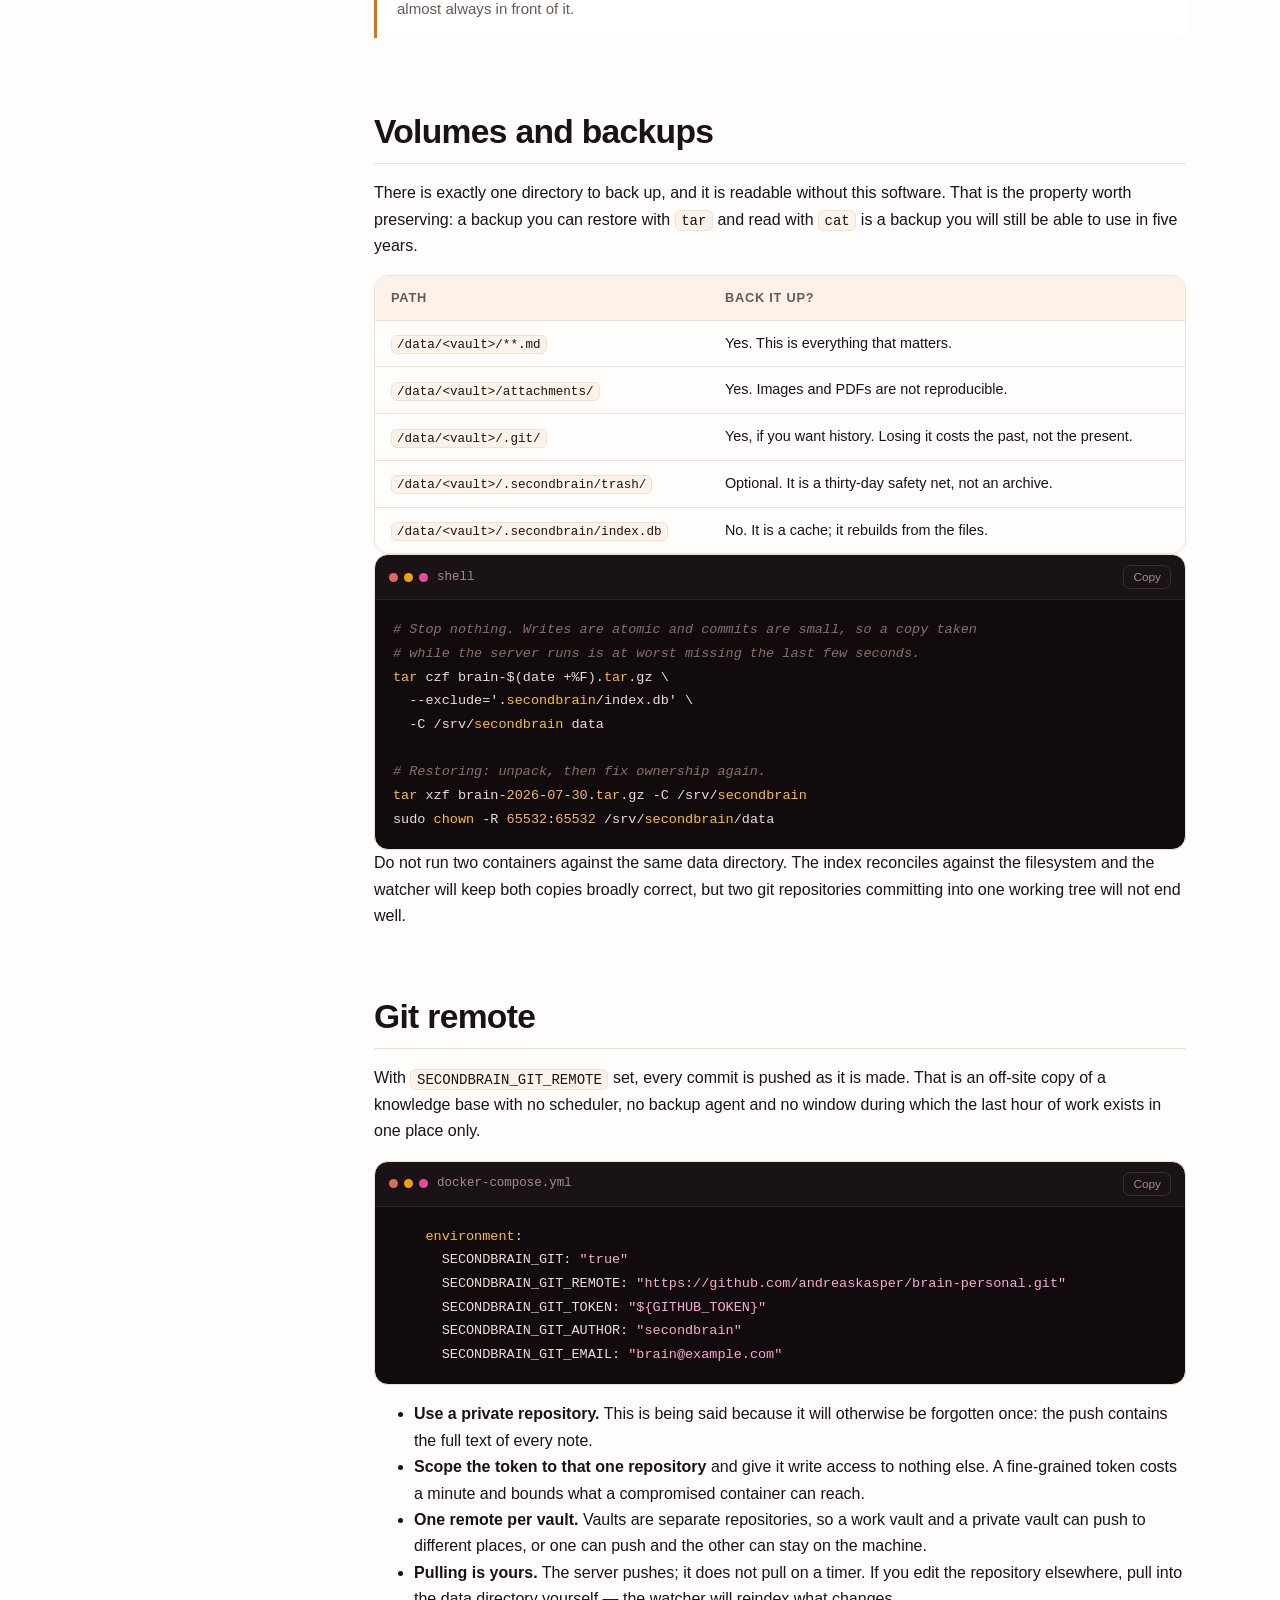
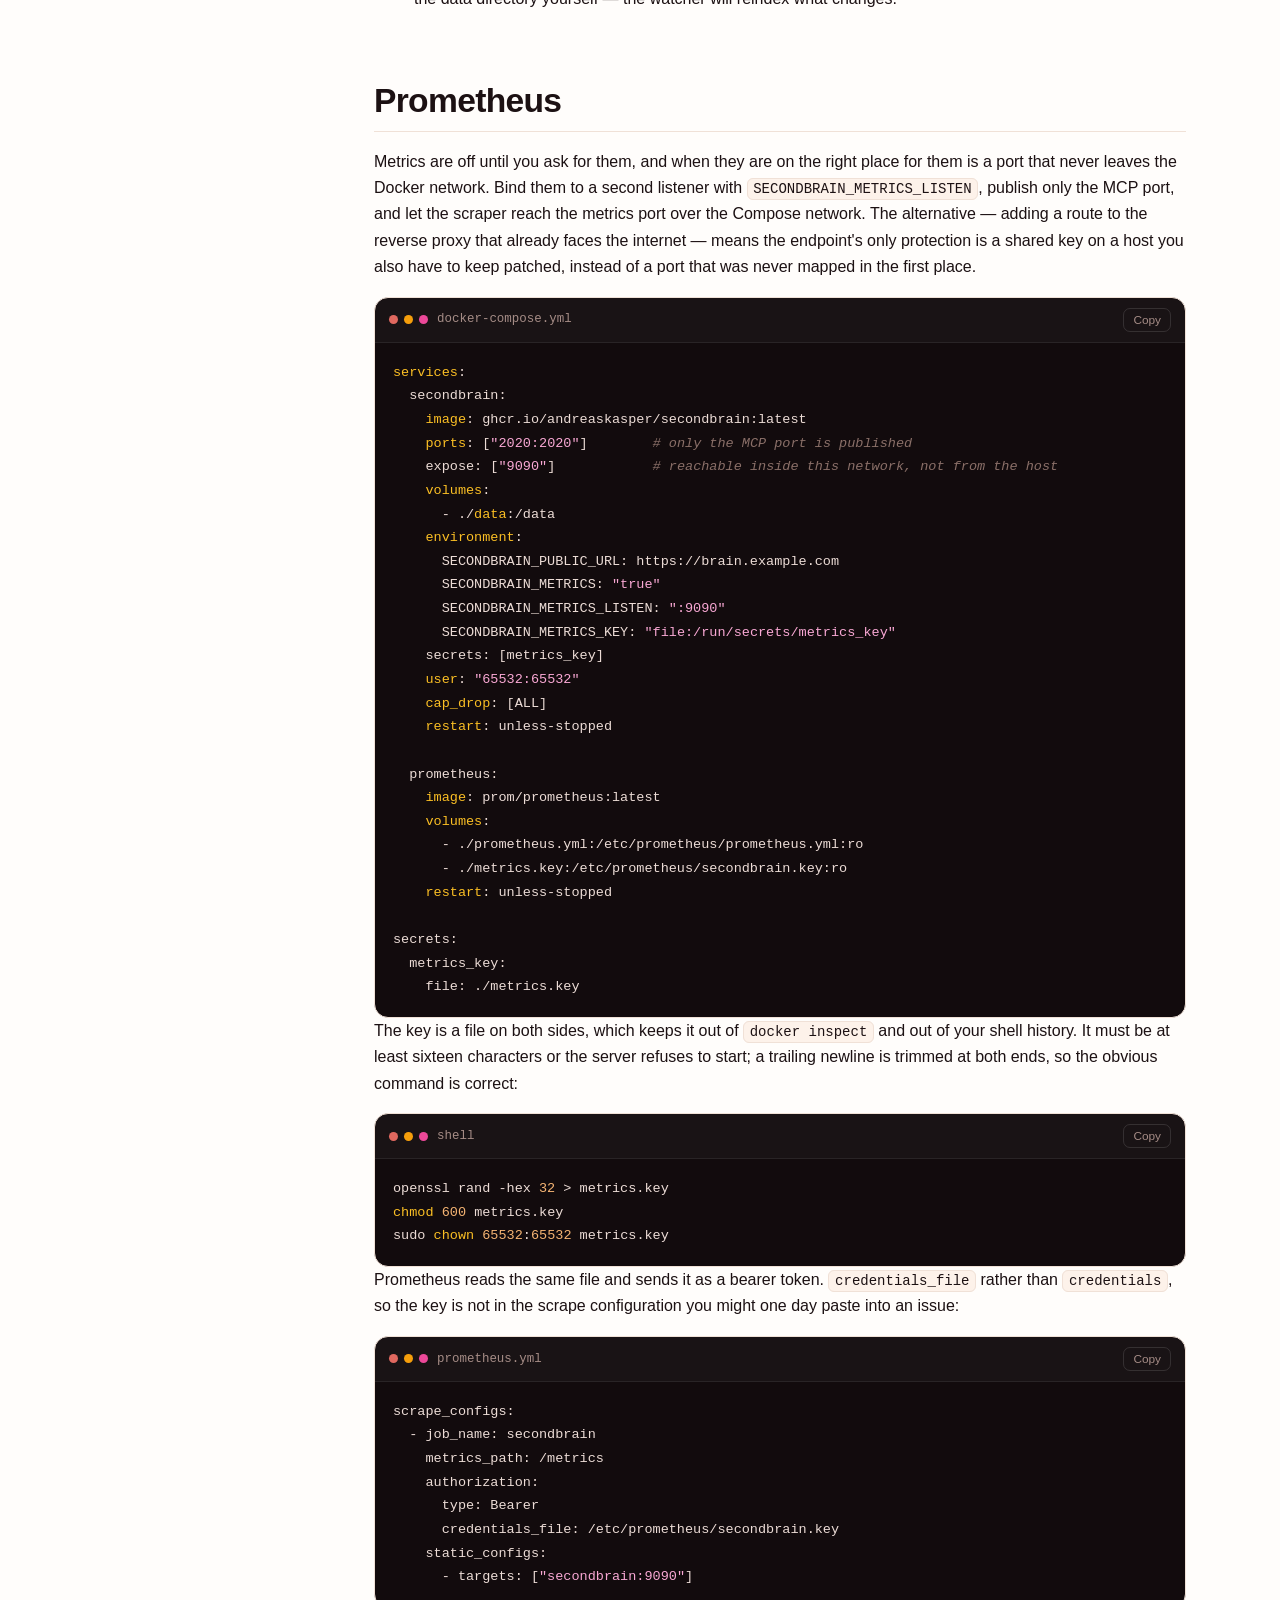
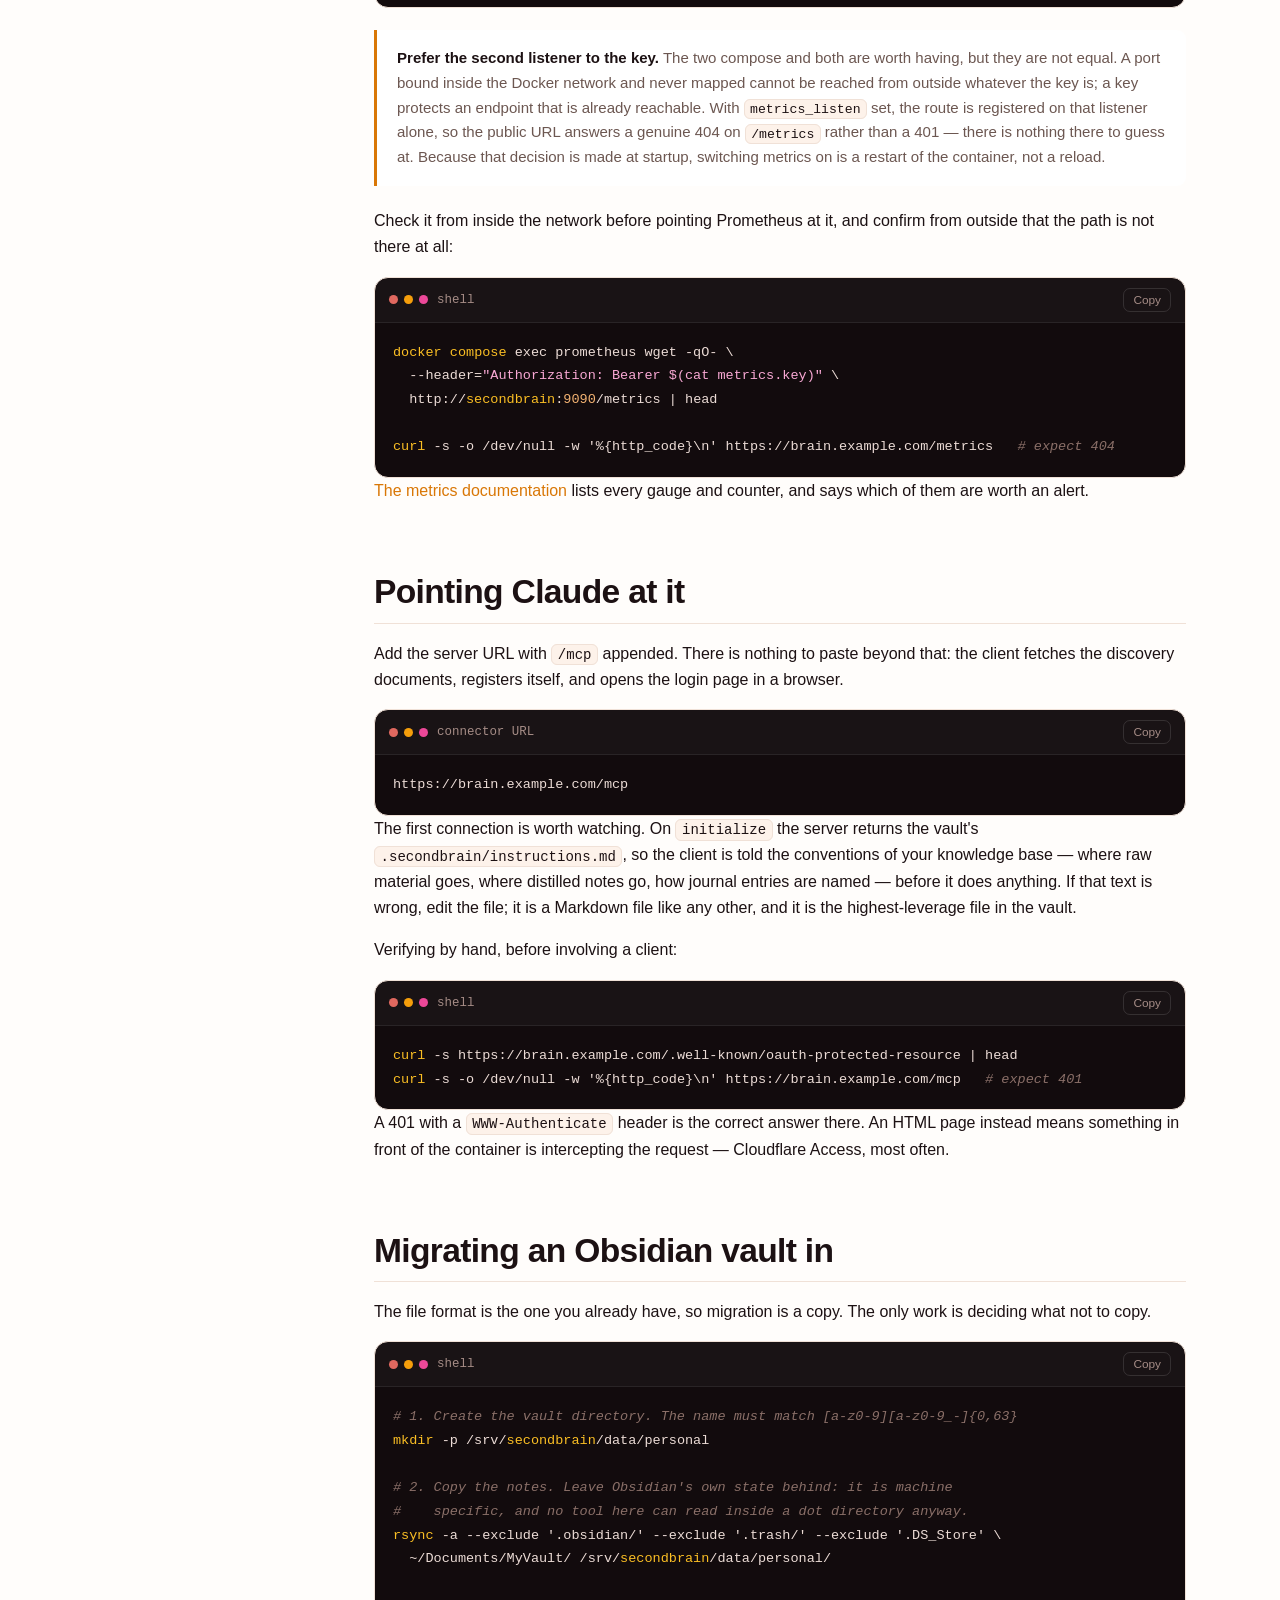
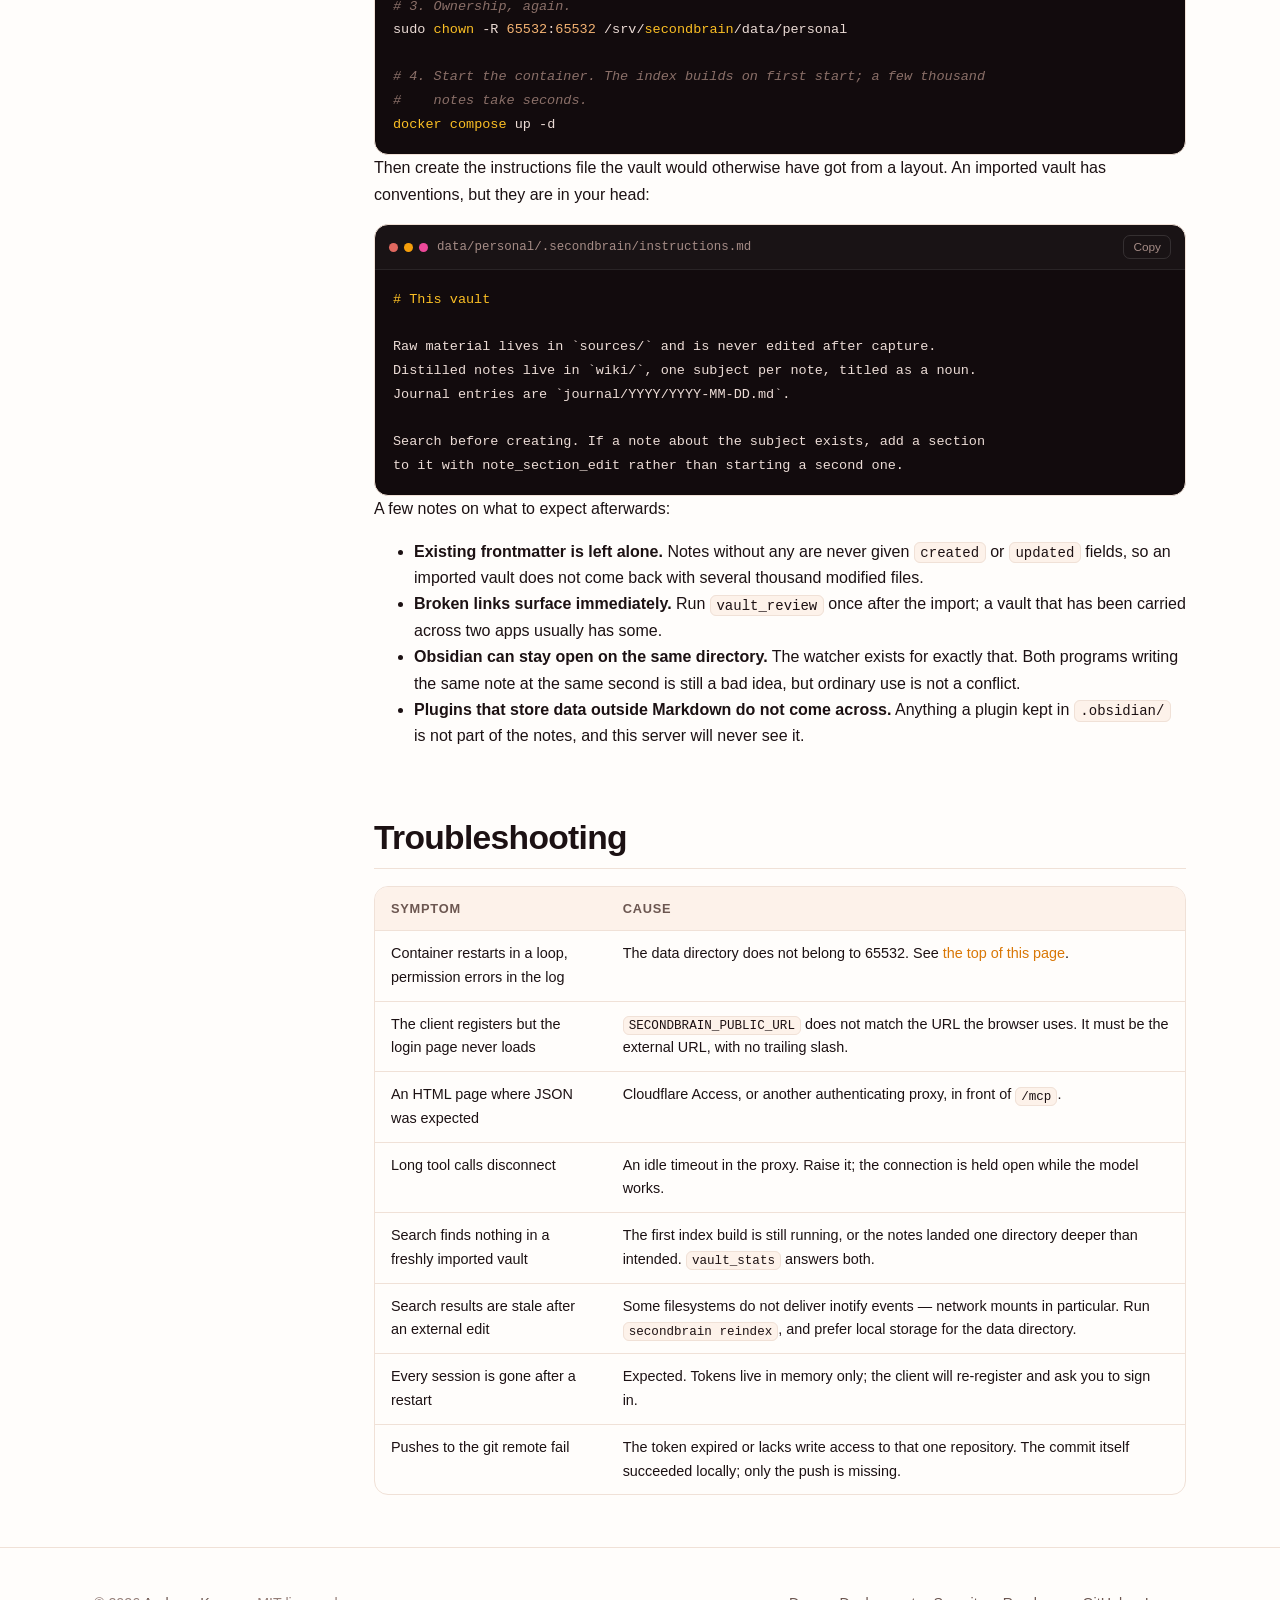
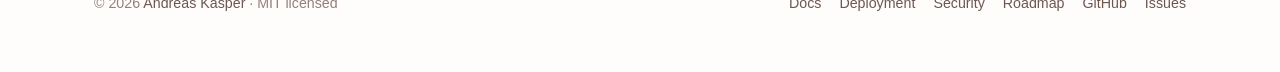
<file: docs/deploy.html>
<!DOCTYPE html>
<html lang="en">
<head>
<meta charset="utf-8">
<meta name="viewport" content="width=device-width, initial-scale=1">
<title>Deployment &mdash; secondbrain</title>
<meta name="description" content="Running secondbrain behind Traefik with Let's Encrypt, behind a Cloudflare Tunnel, or behind Cloudflare in front of Traefik. Volumes, backups, the UID 65532 chown, git remotes and migrating an Obsidian vault in.">
<link rel="icon" href="logo.svg">
<link rel="stylesheet" href="style.css">
<meta property="og:type" content="website">
<meta property="og:title" content="Deployment &mdash; secondbrain">
<meta property="og:description" content="Three working reverse-proxy setups, backups, and the UID 65532 mistake everybody makes once.">
<meta property="og:image" content="https://andreaskasper.github.io/secondbrain/logo.svg">
<meta property="og:url" content="https://andreaskasper.github.io/secondbrain/deploy.html">
<meta name="twitter:card" content="summary_large_image">
</head>
<body>

<header class="site-header">
  <div class="wrap">
    <a class="brand" href="index.html"><img src="logo.svg" alt=""> secondbrain</a>
    <div class="header-actions">
      <button class="icon-btn nav-toggle" type="button" aria-expanded="false" aria-label="Menu">
        <svg viewBox="0 0 24 24" fill="none" stroke="currentColor" stroke-width="2" stroke-linecap="round"><path d="M3 6h18M3 12h18M3 18h18"/></svg>
      </button>
      <button class="icon-btn theme-toggle" type="button" aria-label="Switch theme">
        <svg class="sun" viewBox="0 0 24 24" fill="none" stroke="currentColor" stroke-width="2" stroke-linecap="round"><circle cx="12" cy="12" r="4"/><path d="M12 2v2M12 20v2M4.9 4.9l1.4 1.4M17.7 17.7l1.4 1.4M2 12h2M20 12h2M4.9 19.1l1.4-1.4M17.7 6.3l1.4-1.4"/></svg>
        <svg class="moon" viewBox="0 0 24 24" fill="none" stroke="currentColor" stroke-width="2" stroke-linecap="round"><path d="M21 12.8A9 9 0 1 1 11.2 3a7 7 0 0 0 9.8 9.8z"/></svg>
      </button>
    </div>
    <nav class="nav">
      <a href="index.html">Overview</a>
      <a href="docs.html">Docs</a>
      <a href="deploy.html" aria-current="page">Deployment</a>
      <a href="security.html">Security</a>
      <a href="roadmap.html">Roadmap</a>
      <a href="https://github.com/andreaskasper/secondbrain">GitHub&nbsp;&rarr;</a>
    </nav>
  </div>
</header>

<main class="wrap doc-layout">

  <aside class="toc">
    <strong>On this page</strong>
    <a href="#uid">The volume, first</a>
    <a href="#traefik">Traefik + Let's Encrypt</a>
    <a href="#tunnel">Cloudflare Tunnel</a>
    <a href="#cf-traefik">Cloudflare + Traefik</a>
    <a href="#backups">Volumes and backups</a>
    <a href="#git">Git remote</a>
    <a href="#metrics">Prometheus</a>
    <a href="#client">Pointing Claude at it</a>
    <a href="#migrate">Migrating a vault in</a>
    <a href="#troubleshooting">Troubleshooting</a>
  </aside>

  <div class="doc-body">

    <section id="uid">
      <h1 style="font-size:clamp(1.9rem,4vw,2.6rem)">Deployment</h1>
      <p class="lede">secondbrain speaks plain HTTP on port 2020 and never terminates TLS. Something has to sit in front of it. Here are three setups that work, and the details that bite &mdash; starting with the one that bites almost everybody exactly once.</p>

      <p>Ready-to-run files for all of this live in <a href="https://github.com/andreaskasper/secondbrain/tree/main/deploy">deploy/</a> in the repository.</p>

      <h2>The volume, first</h2>

      <div class="note warn">
        <strong>Run <code>chown -R 65532:65532</code> on the data directory before the first start.</strong> The image is distroless and the process runs as the nonroot user, UID 65532. A bind mount created by Docker belongs to <code>root:root</code>, the first attempt to create the index fails with a permission error, and the container restarts in a loop with a message that does not obviously say "chown". This is the most common way a first deployment fails.
      </div>

      <div class="code">
        <div class="code-head"><span class="dots"><i></i><i></i><i></i></span><span class="name">shell</span></div>
<pre data-lang="shell">mkdir -p /srv/secondbrain/data
sudo chown -R 65532:65532 /srv/secondbrain/data
sudo chmod 700 /srv/secondbrain/data      # these are your private notes</pre>
      </div>

      <p>Two consequences worth knowing before you build habits around it:</p>
      <ul>
        <li><strong>Anything you copy in later needs the same treatment.</strong> Unpacking a backup or an Obsidian vault into the directory as root recreates the problem for the new files. Run the <code>chown</code> again afterwards; it is cheap and idempotent.</li>
        <li><strong>A named Docker volume avoids it entirely</strong>, because Docker initialises the volume from the image and the ownership comes out right. Bind mounts are still worth it if you want the notes at a path you can open in an editor &mdash; which, for this project, is usually the point.</li>
      </ul>

      <h3>What the container cannot do</h3>
      <p>Unlike its sibling <a href="https://github.com/andreaskasper/aegis">aegis</a>, this container cannot run with <code>read_only: true</code>. It writes notes, an index and a git repository; that is its job. Everything else still applies: drop all capabilities, forbid privilege escalation, and run as the non-root user.</p>

      <div class="code">
        <div class="code-head"><span class="dots"><i></i><i></i><i></i></span><span class="name">the hardening that does apply</span></div>
<pre data-lang="yaml">    user: "65532:65532"
    cap_drop: [ALL]
    security_opt: ["no-new-privileges:true"]</pre>
      </div>
    </section>

    <section id="traefik">
      <h2>Traefik with Let's Encrypt</h2>
      <p>The straightforward setup: Traefik holds the certificate, secondbrain never sees the outside world, and port 2020 is not published at all. Note the absence of a <code>ports:</code> key on the secondbrain service &mdash; publishing it would make the plain-HTTP port reachable next to the TLS one, which defeats the exercise.</p>

      <div class="code">
        <div class="code-head"><span class="dots"><i></i><i></i><i></i></span><span class="name">docker-compose.yml</span></div>
<pre data-lang="yaml">services:
  traefik:
    image: traefik:v3
    command:
      - "--providers.docker=true"
      - "--providers.docker.exposedbydefault=false"
      - "--entrypoints.web.address=:80"
      - "--entrypoints.web.http.redirections.entrypoint.to=websecure"
      - "--entrypoints.websecure.address=:443"
      - "--certificatesresolvers.le.acme.email=you@example.com"
      - "--certificatesresolvers.le.acme.storage=/letsencrypt/acme.json"
      - "--certificatesresolvers.le.acme.httpchallenge.entrypoint=web"
    ports: ["80:80", "443:443"]
    volumes:
      - /var/run/docker.sock:/var/run/docker.sock:ro
      - ./letsencrypt:/letsencrypt
    restart: unless-stopped

  secondbrain:
    image: ghcr.io/andreaskasper/secondbrain:latest
    volumes:
      - ./data:/data
    environment:
      SECONDBRAIN_PUBLIC_URL: https://brain.example.com
      SECONDBRAIN_USERNAME: andreas
      SECONDBRAIN_PASSWORD: "bcrypt:$2a$12$..."
      SECONDBRAIN_GIT: "true"
    user: "65532:65532"
    cap_drop: [ALL]
    security_opt: ["no-new-privileges:true"]
    labels:
      - "traefik.enable=true"
      - "traefik.http.routers.sb.rule=Host(`brain.example.com`)"
      - "traefik.http.routers.sb.entrypoints=websecure"
      - "traefik.http.routers.sb.tls.certresolver=le"
      - "traefik.http.services.sb.loadbalancer.server.port=2020"
    restart: unless-stopped</pre>
      </div>

      <p><code>SECONDBRAIN_PUBLIC_URL</code> must be the URL a browser sees, not the container address. The OAuth discovery documents are generated from it, and a client that is told to fetch a token from <code>http://secondbrain:2020/token</code> will not get very far.</p>
    </section>

    <section id="tunnel">
      <h2>Cloudflare Tunnel</h2>
      <p>Nothing is published, no port is open, and the connection to Cloudflare is outbound. For a knowledge base on a machine behind a home router this is usually the right answer: there is no listening socket on the internet to find.</p>

      <div class="code">
        <div class="code-head"><span class="dots"><i></i><i></i><i></i></span><span class="name">docker-compose.yml</span></div>
<pre data-lang="yaml">services:
  cloudflared:
    image: cloudflare/cloudflared:latest
    command: tunnel --no-autoupdate run
    environment:
      TUNNEL_TOKEN: "${CLOUDFLARE_TUNNEL_TOKEN}"
    depends_on: [secondbrain]
    restart: unless-stopped

  secondbrain:
    image: ghcr.io/andreaskasper/secondbrain:latest
    volumes:
      - ./data:/data
    environment:
      SECONDBRAIN_PUBLIC_URL: https://brain.example.com
      SECONDBRAIN_USERNAME: andreas
      SECONDBRAIN_PASSWORD: "bcrypt:$2a$12$..."
    user: "65532:65532"
    cap_drop: [ALL]
    security_opt: ["no-new-privileges:true"]
    restart: unless-stopped</pre>
      </div>

      <p>In the Cloudflare dashboard the tunnel's public hostname maps to the service <code>http://secondbrain:2020</code> on the Compose network. Two settings deserve attention:</p>
      <ul>
        <li><strong>Do not put Cloudflare Access in front of <code>/mcp</code>.</strong> Access answers unauthenticated requests with an HTML login page, and an MCP client that expects JSON gets an HTML document with a 200 status and no useful error. If you want Access, scope it to paths this server does not use.</li>
        <li><strong>Raise the idle timeout.</strong> Streamable HTTP holds a connection open while the model thinks. A proxy that closes it at 30 seconds turns a long tool call into a disconnect.</li>
      </ul>
    </section>

    <section id="cf-traefik">
      <h2>Cloudflare in front of Traefik</h2>
      <p>The third arrangement keeps Traefik and its certificate but turns Cloudflare's orange cloud on, so the origin address is hidden and TLS terminates twice. It is a reasonable middle ground when the machine already runs Traefik for other services.</p>

      <div class="code">
        <div class="code-head"><span class="dots"><i></i><i></i><i></i></span><span class="name">docker-compose.yml</span></div>
<pre data-lang="yaml">services:
  traefik:
    image: traefik:v3
    command:
      - "--providers.docker=true"
      - "--providers.docker.exposedbydefault=false"
      - "--entrypoints.websecure.address=:443"
      - "--entrypoints.websecure.http.tls.certresolver=le"
      - "--certificatesresolvers.le.acme.email=you@example.com"
      - "--certificatesresolvers.le.acme.storage=/letsencrypt/acme.json"
      - "--certificatesresolvers.le.acme.dnschallenge=true"
      - "--certificatesresolvers.le.acme.dnschallenge.provider=cloudflare"
    environment:
      CF_DNS_API_TOKEN: "${CF_DNS_API_TOKEN}"
    ports: ["443:443"]
    volumes:
      - /var/run/docker.sock:/var/run/docker.sock:ro
      - ./letsencrypt:/letsencrypt
    restart: unless-stopped

  secondbrain:
    image: ghcr.io/andreaskasper/secondbrain:latest
    volumes:
      - ./data:/data
    environment:
      SECONDBRAIN_PUBLIC_URL: https://brain.example.com
      SECONDBRAIN_USERNAME: andreas
      SECONDBRAIN_PASSWORD: "bcrypt:$2a$12$..."
    user: "65532:65532"
    cap_drop: [ALL]
    security_opt: ["no-new-privileges:true"]
    labels:
      - "traefik.enable=true"
      - "traefik.http.routers.sb.rule=Host(`brain.example.com`)"
      - "traefik.http.routers.sb.entrypoints=websecure"
      - "traefik.http.services.sb.loadbalancer.server.port=2020"
    restart: unless-stopped</pre>
      </div>

      <p>Set the Cloudflare SSL mode to <em>Full (strict)</em>. The ACME challenge has to be DNS-based here, because the HTTP challenge would be answered by Cloudflare rather than by Traefik. Cloudflare's default proxy timeouts are longer than a tunnel's but still finite; if long tool calls are cut off, that is where to look first.</p>

      <div class="note">
        <strong>Two proxies mean two places to raise a timeout and two places that can buffer.</strong> If something works with the tunnel and not here, compare the response headers before changing anything in the container: the difference is almost always in front of it.
      </div>
    </section>

    <section id="backups">
      <h2>Volumes and backups</h2>
      <p>There is exactly one directory to back up, and it is readable without this software. That is the property worth preserving: a backup you can restore with <code>tar</code> and read with <code>cat</code> is a backup you will still be able to use in five years.</p>

      <div class="table-wrap wrap-first">
        <table>
          <thead><tr><th>Path</th><th>Back it up?</th></tr></thead>
          <tbody>
            <tr><td><code>/data/&lt;vault&gt;/**.md</code></td><td>Yes. This is everything that matters.</td></tr>
            <tr><td><code>/data/&lt;vault&gt;/attachments/</code></td><td>Yes. Images and PDFs are not reproducible.</td></tr>
            <tr><td><code>/data/&lt;vault&gt;/.git/</code></td><td>Yes, if you want history. Losing it costs the past, not the present.</td></tr>
            <tr><td><code>/data/&lt;vault&gt;/.secondbrain/trash/</code></td><td>Optional. It is a thirty-day safety net, not an archive.</td></tr>
            <tr><td><code>/data/&lt;vault&gt;/.secondbrain/index.db</code></td><td>No. It is a cache; it rebuilds from the files.</td></tr>
          </tbody>
        </table>
      </div>

      <div class="code">
        <div class="code-head"><span class="dots"><i></i><i></i><i></i></span><span class="name">shell</span></div>
<pre data-lang="shell"># Stop nothing. Writes are atomic and commits are small, so a copy taken
# while the server runs is at worst missing the last few seconds.
tar czf brain-$(date +%F).tar.gz \
  --exclude='.secondbrain/index.db' \
  -C /srv/secondbrain data

# Restoring: unpack, then fix ownership again.
tar xzf brain-2026-07-30.tar.gz -C /srv/secondbrain
sudo chown -R 65532:65532 /srv/secondbrain/data</pre>
      </div>

      <p>Do not run two containers against the same data directory. The index reconciles against the filesystem and the watcher will keep both copies broadly correct, but two git repositories committing into one working tree will not end well.</p>
    </section>

    <section id="git">
      <h2>Git remote</h2>
      <p>With <code>SECONDBRAIN_GIT_REMOTE</code> set, every commit is pushed as it is made. That is an off-site copy of a knowledge base with no scheduler, no backup agent and no window during which the last hour of work exists in one place only.</p>

      <div class="code">
        <div class="code-head"><span class="dots"><i></i><i></i><i></i></span><span class="name">docker-compose.yml</span></div>
<pre data-lang="yaml">    environment:
      SECONDBRAIN_GIT: "true"
      SECONDBRAIN_GIT_REMOTE: "https://github.com/andreaskasper/brain-personal.git"
      SECONDBRAIN_GIT_TOKEN: "${GITHUB_TOKEN}"
      SECONDBRAIN_GIT_AUTHOR: "secondbrain"
      SECONDBRAIN_GIT_EMAIL: "brain@example.com"</pre>
      </div>

      <ul>
        <li><strong>Use a private repository.</strong> This is being said because it will otherwise be forgotten once: the push contains the full text of every note.</li>
        <li><strong>Scope the token to that one repository</strong> and give it write access to nothing else. A fine-grained token costs a minute and bounds what a compromised container can reach.</li>
        <li><strong>One remote per vault.</strong> Vaults are separate repositories, so a work vault and a private vault can push to different places, or one can push and the other can stay on the machine.</li>
        <li><strong>Pulling is yours.</strong> The server pushes; it does not pull on a timer. If you edit the repository elsewhere, pull into the data directory yourself &mdash; the watcher will reindex what changes.</li>
      </ul>
    </section>

    <section id="metrics">
      <h2>Prometheus</h2>
      <p>Metrics are off until you ask for them, and when they are on the right place for them is a port that never leaves the Docker network. Bind them to a second listener with <code>SECONDBRAIN_METRICS_LISTEN</code>, publish only the MCP port, and let the scraper reach the metrics port over the Compose network. The alternative &mdash; adding a route to the reverse proxy that already faces the internet &mdash; means the endpoint's only protection is a shared key on a host you also have to keep patched, instead of a port that was never mapped in the first place.</p>

      <div class="code">
        <div class="code-head"><span class="dots"><i></i><i></i><i></i></span><span class="name">docker-compose.yml</span></div>
<pre data-lang="yaml">services:
  secondbrain:
    image: ghcr.io/andreaskasper/secondbrain:latest
    ports: ["2020:2020"]        # only the MCP port is published
    expose: ["9090"]            # reachable inside this network, not from the host
    volumes:
      - ./data:/data
    environment:
      SECONDBRAIN_PUBLIC_URL: https://brain.example.com
      SECONDBRAIN_METRICS: "true"
      SECONDBRAIN_METRICS_LISTEN: ":9090"
      SECONDBRAIN_METRICS_KEY: "file:/run/secrets/metrics_key"
    secrets: [metrics_key]
    user: "65532:65532"
    cap_drop: [ALL]
    restart: unless-stopped

  prometheus:
    image: prom/prometheus:latest
    volumes:
      - ./prometheus.yml:/etc/prometheus/prometheus.yml:ro
      - ./metrics.key:/etc/prometheus/secondbrain.key:ro
    restart: unless-stopped

secrets:
  metrics_key:
    file: ./metrics.key</pre>
      </div>

      <p>The key is a file on both sides, which keeps it out of <code>docker inspect</code> and out of your shell history. It must be at least sixteen characters or the server refuses to start; a trailing newline is trimmed at both ends, so the obvious command is correct:</p>

      <div class="code">
        <div class="code-head"><span class="dots"><i></i><i></i><i></i></span><span class="name">shell</span></div>
<pre data-lang="shell">openssl rand -hex 32 > metrics.key
chmod 600 metrics.key
sudo chown 65532:65532 metrics.key</pre>
      </div>

      <p>Prometheus reads the same file and sends it as a bearer token. <code>credentials_file</code> rather than <code>credentials</code>, so the key is not in the scrape configuration you might one day paste into an issue:</p>

      <div class="code">
        <div class="code-head"><span class="dots"><i></i><i></i><i></i></span><span class="name">prometheus.yml</span></div>
<pre data-lang="yaml">scrape_configs:
  - job_name: secondbrain
    metrics_path: /metrics
    authorization:
      type: Bearer
      credentials_file: /etc/prometheus/secondbrain.key
    static_configs:
      - targets: ["secondbrain:9090"]</pre>
      </div>

      <div class="note">
        <strong>Prefer the second listener to the key.</strong> The two compose and both are worth having, but they are not equal. A port bound inside the Docker network and never mapped cannot be reached from outside whatever the key is; a key protects an endpoint that is already reachable. With <code>metrics_listen</code> set, the route is registered on that listener alone, so the public URL answers a genuine 404 on <code>/metrics</code> rather than a 401 &mdash; there is nothing there to guess at. Because that decision is made at startup, switching metrics on is a restart of the container, not a reload.
      </div>

      <p>Check it from inside the network before pointing Prometheus at it, and confirm from outside that the path is not there at all:</p>

      <div class="code">
        <div class="code-head"><span class="dots"><i></i><i></i><i></i></span><span class="name">shell</span></div>
<pre data-lang="shell">docker compose exec prometheus wget -qO- \
  --header="Authorization: Bearer $(cat metrics.key)" \
  http://secondbrain:9090/metrics | head

curl -s -o /dev/null -w '%{http_code}\n' https://brain.example.com/metrics   # expect 404</pre>
      </div>

      <p><a href="docs.html#metrics">The metrics documentation</a> lists every gauge and counter, and says which of them are worth an alert.</p>
    </section>

    <section id="client">
      <h2>Pointing Claude at it</h2>
      <p>Add the server URL with <code>/mcp</code> appended. There is nothing to paste beyond that: the client fetches the discovery documents, registers itself, and opens the login page in a browser.</p>

      <div class="code">
        <div class="code-head"><span class="dots"><i></i><i></i><i></i></span><span class="name">connector URL</span></div>
<pre data-lang="shell">https://brain.example.com/mcp</pre>
      </div>

      <p>The first connection is worth watching. On <code>initialize</code> the server returns the vault's <code>.secondbrain/instructions.md</code>, so the client is told the conventions of your knowledge base &mdash; where raw material goes, where distilled notes go, how journal entries are named &mdash; before it does anything. If that text is wrong, edit the file; it is a Markdown file like any other, and it is the highest-leverage file in the vault.</p>

      <p>Verifying by hand, before involving a client:</p>
      <div class="code">
        <div class="code-head"><span class="dots"><i></i><i></i><i></i></span><span class="name">shell</span></div>
<pre data-lang="shell">curl -s https://brain.example.com/.well-known/oauth-protected-resource | head
curl -s -o /dev/null -w '%{http_code}\n' https://brain.example.com/mcp   # expect 401</pre>
      </div>

      <p>A 401 with a <code>WWW-Authenticate</code> header is the correct answer there. An HTML page instead means something in front of the container is intercepting the request &mdash; Cloudflare Access, most often.</p>
    </section>

    <section id="migrate">
      <h2>Migrating an Obsidian vault in</h2>
      <p>The file format is the one you already have, so migration is a copy. The only work is deciding what not to copy.</p>

      <div class="code">
        <div class="code-head"><span class="dots"><i></i><i></i><i></i></span><span class="name">shell</span></div>
<pre data-lang="shell"># 1. Create the vault directory. The name must match [a-z0-9][a-z0-9_-]{0,63}
mkdir -p /srv/secondbrain/data/personal

# 2. Copy the notes. Leave Obsidian's own state behind: it is machine
#    specific, and no tool here can read inside a dot directory anyway.
rsync -a --exclude '.obsidian/' --exclude '.trash/' --exclude '.DS_Store' \
  ~/Documents/MyVault/ /srv/secondbrain/data/personal/

# 3. Ownership, again.
sudo chown -R 65532:65532 /srv/secondbrain/data/personal

# 4. Start the container. The index builds on first start; a few thousand
#    notes take seconds.
docker compose up -d</pre>
      </div>

      <p>Then create the instructions file the vault would otherwise have got from a layout. An imported vault has conventions, but they are in your head:</p>

      <div class="code">
        <div class="code-head"><span class="dots"><i></i><i></i><i></i></span><span class="name">data/personal/.secondbrain/instructions.md</span></div>
<pre data-lang="md"># This vault

Raw material lives in `sources/` and is never edited after capture.
Distilled notes live in `wiki/`, one subject per note, titled as a noun.
Journal entries are `journal/YYYY/YYYY-MM-DD.md`.

Search before creating. If a note about the subject exists, add a section
to it with note_section_edit rather than starting a second one.</pre>
      </div>

      <p>A few notes on what to expect afterwards:</p>
      <ul>
        <li><strong>Existing frontmatter is left alone.</strong> Notes without any are never given <code>created</code> or <code>updated</code> fields, so an imported vault does not come back with several thousand modified files.</li>
        <li><strong>Broken links surface immediately.</strong> Run <code>vault_review</code> once after the import; a vault that has been carried across two apps usually has some.</li>
        <li><strong>Obsidian can stay open on the same directory.</strong> The watcher exists for exactly that. Both programs writing the same note at the same second is still a bad idea, but ordinary use is not a conflict.</li>
        <li><strong>Plugins that store data outside Markdown do not come across.</strong> Anything a plugin kept in <code>.obsidian/</code> is not part of the notes, and this server will never see it.</li>
      </ul>
    </section>

    <section id="troubleshooting">
      <h2>Troubleshooting</h2>
      <div class="table-wrap wrap-first">
        <table>
          <thead><tr><th>Symptom</th><th>Cause</th></tr></thead>
          <tbody>
            <tr><td>Container restarts in a loop, permission errors in the log</td><td>The data directory does not belong to 65532. See <a href="#uid">the top of this page</a>.</td></tr>
            <tr><td>The client registers but the login page never loads</td><td><code>SECONDBRAIN_PUBLIC_URL</code> does not match the URL the browser uses. It must be the external URL, with no trailing slash.</td></tr>
            <tr><td>An HTML page where JSON was expected</td><td>Cloudflare Access, or another authenticating proxy, in front of <code>/mcp</code>.</td></tr>
            <tr><td>Long tool calls disconnect</td><td>An idle timeout in the proxy. Raise it; the connection is held open while the model works.</td></tr>
            <tr><td>Search finds nothing in a freshly imported vault</td><td>The first index build is still running, or the notes landed one directory deeper than intended. <code>vault_stats</code> answers both.</td></tr>
            <tr><td>Search results are stale after an external edit</td><td>Some filesystems do not deliver inotify events &mdash; network mounts in particular. Run <code>secondbrain reindex</code>, and prefer local storage for the data directory.</td></tr>
            <tr><td>Every session is gone after a restart</td><td>Expected. Tokens live in memory only; the client will re-register and ask you to sign in.</td></tr>
            <tr><td>Pushes to the git remote fail</td><td>The token expired or lacks write access to that one repository. The commit itself succeeded locally; only the push is missing.</td></tr>
          </tbody>
        </table>
      </div>
    </section>

  </div>
</main>

<footer class="site-footer">
  <div class="wrap">
    <div>&copy; <span data-year>2026</span> <a href="https://github.com/andreaskasper">Andreas Kasper</a> &middot; MIT licensed</div>
    <nav class="foot-links">
      <a href="docs.html">Docs</a>
      <a href="deploy.html">Deployment</a>
      <a href="security.html">Security</a>
      <a href="roadmap.html">Roadmap</a>
      <a href="https://github.com/andreaskasper/secondbrain">GitHub</a>
      <a href="https://github.com/andreaskasper/secondbrain/issues">Issues</a>
    </nav>
  </div>
</footer>

<script src="site.js"></script>
</body>
</html>
</file>
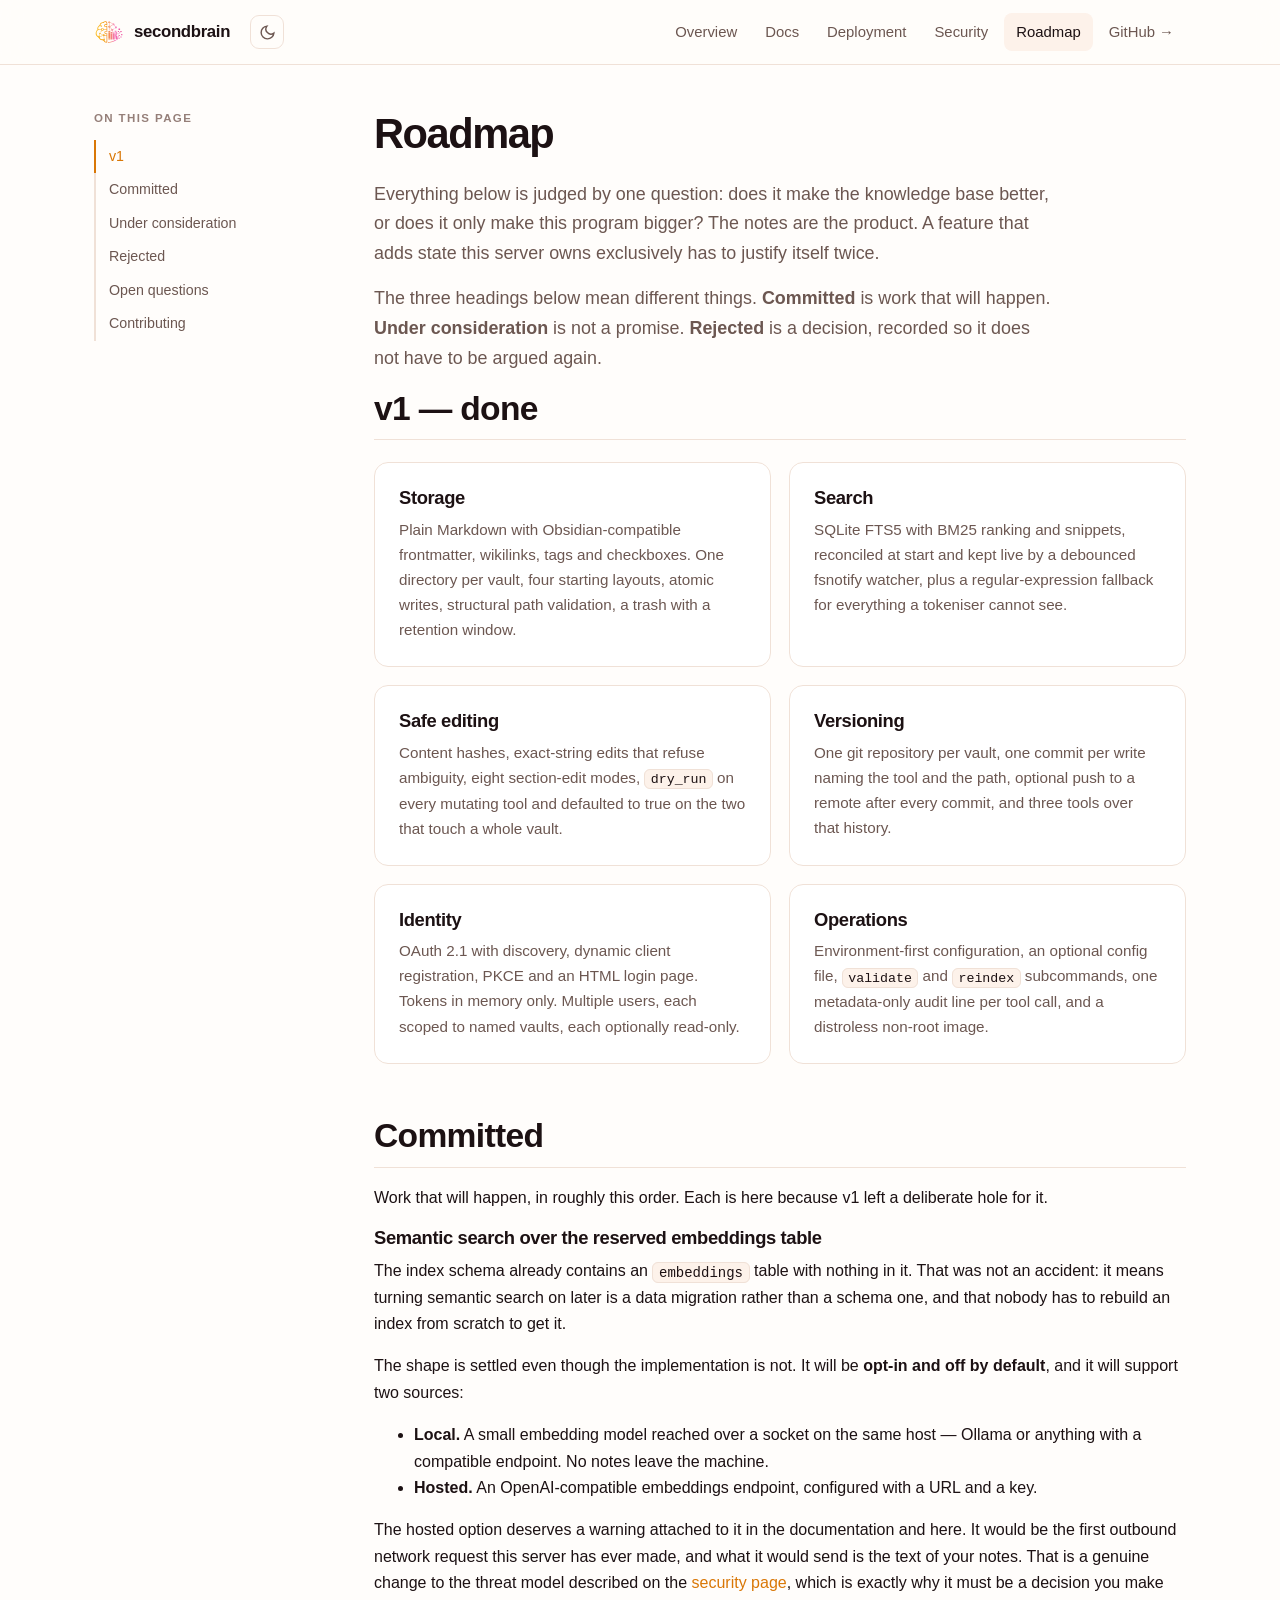
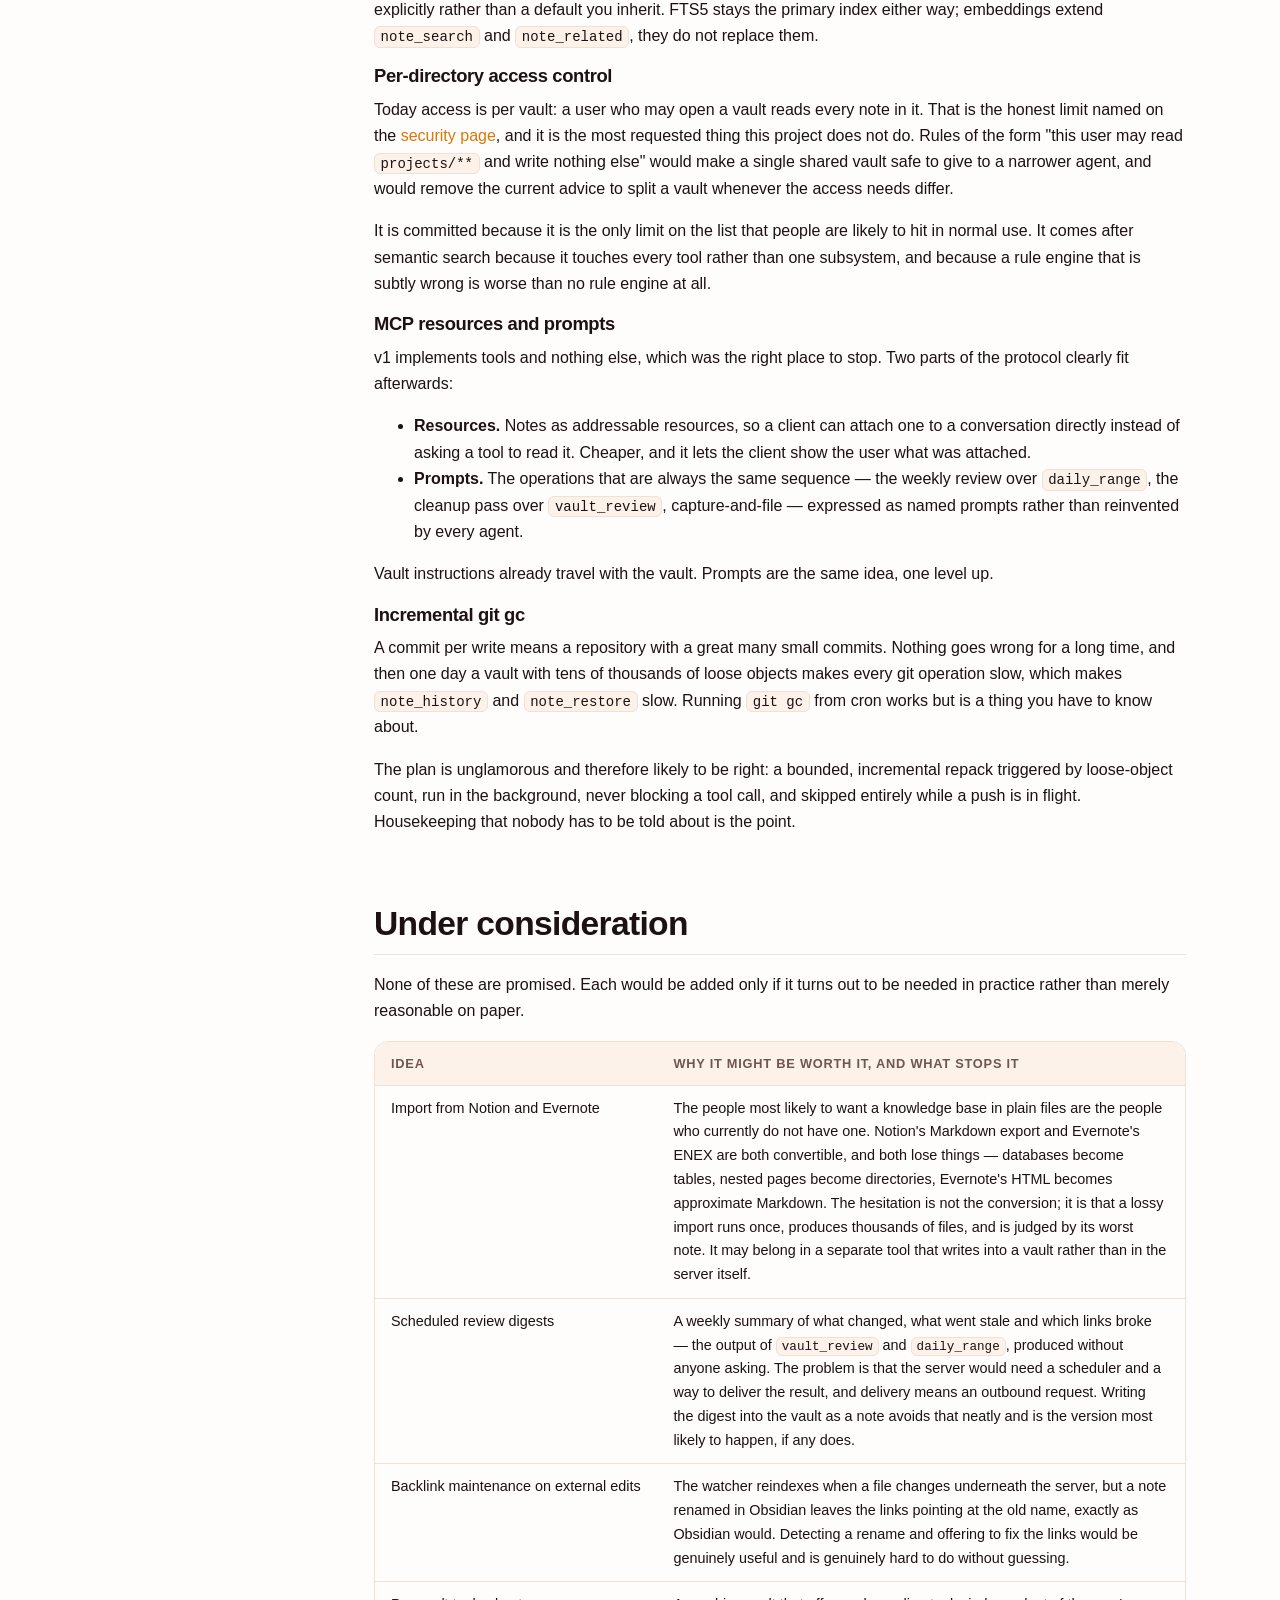
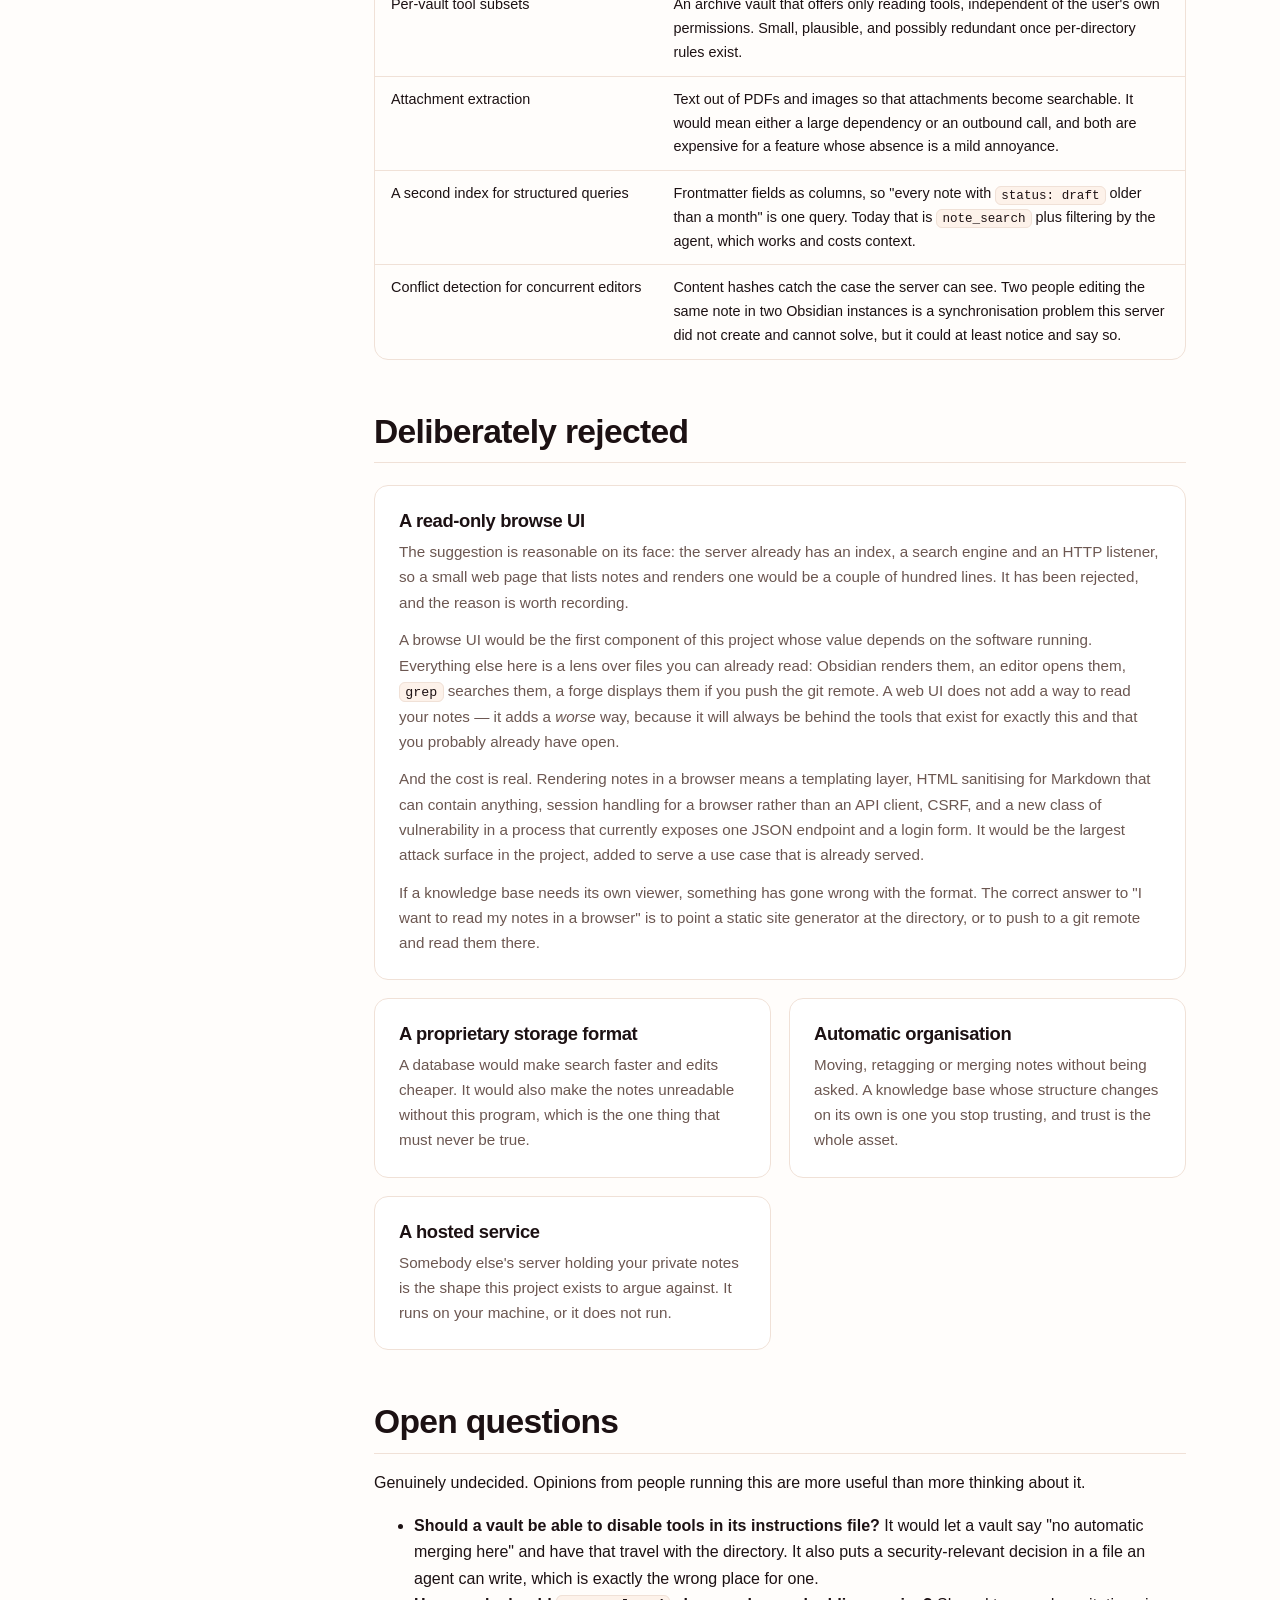
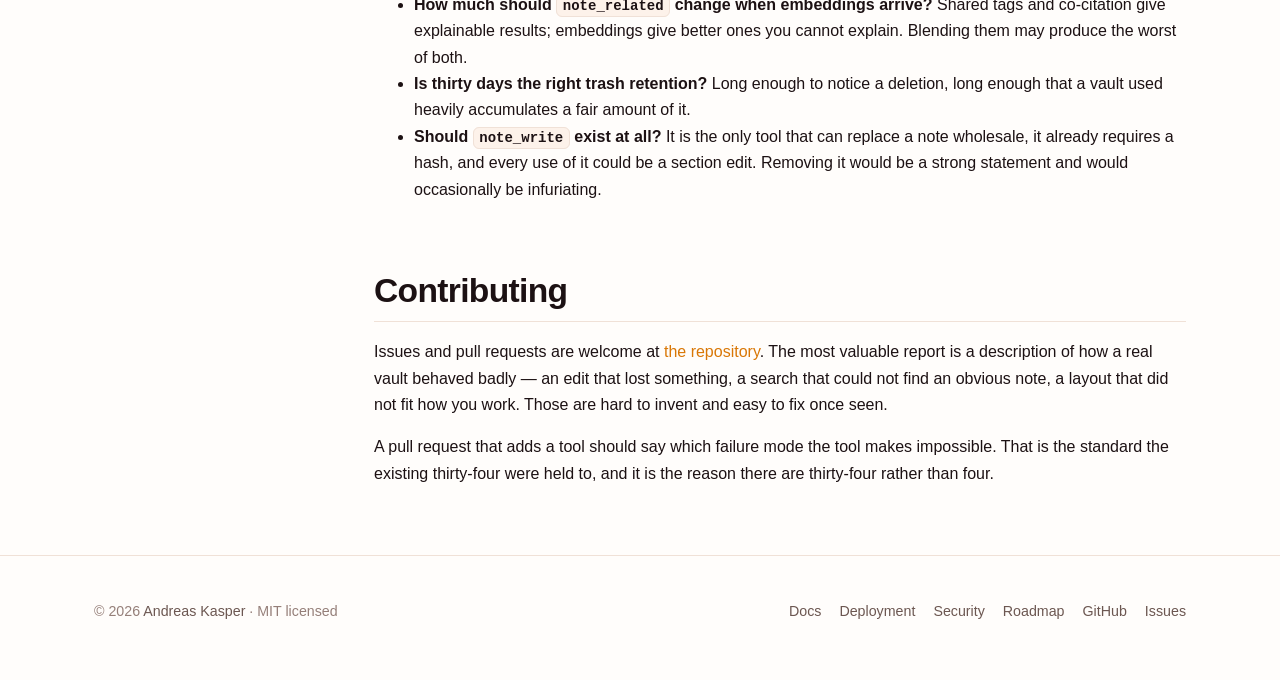
<file: docs/roadmap.html>
<!DOCTYPE html>
<html lang="en">
<head>
<meta charset="utf-8">
<meta name="viewport" content="width=device-width, initial-scale=1">
<title>Roadmap &mdash; secondbrain</title>
<meta name="description" content="What is in v1, what is committed for later, what is only under consideration, and one idea that was rejected on purpose along with the reason.">
<link rel="icon" href="logo.svg">
<link rel="stylesheet" href="style.css">
<meta property="og:type" content="website">
<meta property="og:title" content="Roadmap &mdash; secondbrain">
<meta property="og:description" content="Committed, considered and deliberately rejected, kept apart on purpose.">
<meta property="og:image" content="https://andreaskasper.github.io/secondbrain/logo.svg">
<meta property="og:url" content="https://andreaskasper.github.io/secondbrain/roadmap.html">
<meta name="twitter:card" content="summary_large_image">
</head>
<body>

<header class="site-header">
  <div class="wrap">
    <a class="brand" href="index.html"><img src="logo.svg" alt=""> secondbrain</a>
    <div class="header-actions">
      <button class="icon-btn nav-toggle" type="button" aria-expanded="false" aria-label="Menu">
        <svg viewBox="0 0 24 24" fill="none" stroke="currentColor" stroke-width="2" stroke-linecap="round"><path d="M3 6h18M3 12h18M3 18h18"/></svg>
      </button>
      <button class="icon-btn theme-toggle" type="button" aria-label="Switch theme">
        <svg class="sun" viewBox="0 0 24 24" fill="none" stroke="currentColor" stroke-width="2" stroke-linecap="round"><circle cx="12" cy="12" r="4"/><path d="M12 2v2M12 20v2M4.9 4.9l1.4 1.4M17.7 17.7l1.4 1.4M2 12h2M20 12h2M4.9 19.1l1.4-1.4M17.7 6.3l1.4-1.4"/></svg>
        <svg class="moon" viewBox="0 0 24 24" fill="none" stroke="currentColor" stroke-width="2" stroke-linecap="round"><path d="M21 12.8A9 9 0 1 1 11.2 3a7 7 0 0 0 9.8 9.8z"/></svg>
      </button>
    </div>
    <nav class="nav">
      <a href="index.html">Overview</a>
      <a href="docs.html">Docs</a>
      <a href="deploy.html">Deployment</a>
      <a href="security.html">Security</a>
      <a href="roadmap.html" aria-current="page">Roadmap</a>
      <a href="https://github.com/andreaskasper/secondbrain">GitHub&nbsp;&rarr;</a>
    </nav>
  </div>
</header>

<main class="wrap doc-layout">

  <aside class="toc">
    <strong>On this page</strong>
    <a href="#v1">v1</a>
    <a href="#committed">Committed</a>
    <a href="#considered">Under consideration</a>
    <a href="#rejected">Rejected</a>
    <a href="#open">Open questions</a>
    <a href="#contributing">Contributing</a>
  </aside>

  <div class="doc-body">

    <section id="v1">
      <h1 style="font-size:clamp(1.9rem,4vw,2.6rem)">Roadmap</h1>
      <p class="lede">Everything below is judged by one question: does it make the knowledge base better, or does it only make this program bigger? The notes are the product. A feature that adds state this server owns exclusively has to justify itself twice.</p>
      <p class="lede">The three headings below mean different things. <strong>Committed</strong> is work that will happen. <strong>Under consideration</strong> is not a promise. <strong>Rejected</strong> is a decision, recorded so it does not have to be argued again.</p>

      <h2>v1 &mdash; done</h2>
      <div class="grid grid-2" style="margin-top:22px">
        <div class="card">
          <h3>Storage</h3>
          <p>Plain Markdown with Obsidian-compatible frontmatter, wikilinks, tags and checkboxes. One directory per vault, four starting layouts, atomic writes, structural path validation, a trash with a retention window.</p>
        </div>
        <div class="card">
          <h3>Search</h3>
          <p>SQLite FTS5 with BM25 ranking and snippets, reconciled at start and kept live by a debounced fsnotify watcher, plus a regular-expression fallback for everything a tokeniser cannot see.</p>
        </div>
        <div class="card">
          <h3>Safe editing</h3>
          <p>Content hashes, exact-string edits that refuse ambiguity, eight section-edit modes, <code>dry_run</code> on every mutating tool and defaulted to true on the two that touch a whole vault.</p>
        </div>
        <div class="card">
          <h3>Versioning</h3>
          <p>One git repository per vault, one commit per write naming the tool and the path, optional push to a remote after every commit, and three tools over that history.</p>
        </div>
        <div class="card">
          <h3>Identity</h3>
          <p>OAuth 2.1 with discovery, dynamic client registration, PKCE and an HTML login page. Tokens in memory only. Multiple users, each scoped to named vaults, each optionally read-only.</p>
        </div>
        <div class="card">
          <h3>Operations</h3>
          <p>Environment-first configuration, an optional config file, <code>validate</code> and <code>reindex</code> subcommands, one metadata-only audit line per tool call, and a distroless non-root image.</p>
        </div>
      </div>
    </section>

    <section id="committed">
      <h2>Committed</h2>
      <p>Work that will happen, in roughly this order. Each is here because v1 left a deliberate hole for it.</p>

      <h3>Semantic search over the reserved embeddings table</h3>
      <p>The index schema already contains an <code>embeddings</code> table with nothing in it. That was not an accident: it means turning semantic search on later is a data migration rather than a schema one, and that nobody has to rebuild an index from scratch to get it.</p>
      <p>The shape is settled even though the implementation is not. It will be <strong>opt-in and off by default</strong>, and it will support two sources:</p>
      <ul>
        <li><strong>Local.</strong> A small embedding model reached over a socket on the same host &mdash; Ollama or anything with a compatible endpoint. No notes leave the machine.</li>
        <li><strong>Hosted.</strong> An OpenAI-compatible embeddings endpoint, configured with a URL and a key.</li>
      </ul>
      <p>The hosted option deserves a warning attached to it in the documentation and here. It would be the first outbound network request this server has ever made, and what it would send is the text of your notes. That is a genuine change to the threat model described on the <a href="security.html#network">security page</a>, which is exactly why it must be a decision you make explicitly rather than a default you inherit. FTS5 stays the primary index either way; embeddings extend <code>note_search</code> and <code>note_related</code>, they do not replace them.</p>

      <h3>Per-directory access control</h3>
      <p>Today access is per vault: a user who may open a vault reads every note in it. That is the honest limit named on the <a href="security.html#limits">security page</a>, and it is the most requested thing this project does not do. Rules of the form "this user may read <code>projects/**</code> and write nothing else" would make a single shared vault safe to give to a narrower agent, and would remove the current advice to split a vault whenever the access needs differ.</p>
      <p>It is committed because it is the only limit on the list that people are likely to hit in normal use. It comes after semantic search because it touches every tool rather than one subsystem, and because a rule engine that is subtly wrong is worse than no rule engine at all.</p>

      <h3>MCP resources and prompts</h3>
      <p>v1 implements tools and nothing else, which was the right place to stop. Two parts of the protocol clearly fit afterwards:</p>
      <ul>
        <li><strong>Resources.</strong> Notes as addressable resources, so a client can attach one to a conversation directly instead of asking a tool to read it. Cheaper, and it lets the client show the user what was attached.</li>
        <li><strong>Prompts.</strong> The operations that are always the same sequence &mdash; the weekly review over <code>daily_range</code>, the cleanup pass over <code>vault_review</code>, capture-and-file &mdash; expressed as named prompts rather than reinvented by every agent.</li>
      </ul>
      <p>Vault instructions already travel with the vault. Prompts are the same idea, one level up.</p>

      <h3>Incremental git gc</h3>
      <p>A commit per write means a repository with a great many small commits. Nothing goes wrong for a long time, and then one day a vault with tens of thousands of loose objects makes every git operation slow, which makes <code>note_history</code> and <code>note_restore</code> slow. Running <code>git gc</code> from cron works but is a thing you have to know about.</p>
      <p>The plan is unglamorous and therefore likely to be right: a bounded, incremental repack triggered by loose-object count, run in the background, never blocking a tool call, and skipped entirely while a push is in flight. Housekeeping that nobody has to be told about is the point.</p>
    </section>

    <section id="considered">
      <h2>Under consideration</h2>
      <p>None of these are promised. Each would be added only if it turns out to be needed in practice rather than merely reasonable on paper.</p>

      <div class="table-wrap">
        <table>
          <thead><tr><th>Idea</th><th>Why it might be worth it, and what stops it</th></tr></thead>
          <tbody>
            <tr>
              <td>Import from Notion and Evernote</td>
              <td>The people most likely to want a knowledge base in plain files are the people who currently do not have one. Notion's Markdown export and Evernote's ENEX are both convertible, and both lose things &mdash; databases become tables, nested pages become directories, Evernote's HTML becomes approximate Markdown. The hesitation is not the conversion; it is that a lossy import runs once, produces thousands of files, and is judged by its worst note. It may belong in a separate tool that writes into a vault rather than in the server itself.</td>
            </tr>
            <tr>
              <td>Scheduled review digests</td>
              <td>A weekly summary of what changed, what went stale and which links broke &mdash; the output of <code>vault_review</code> and <code>daily_range</code>, produced without anyone asking. The problem is that the server would need a scheduler and a way to deliver the result, and delivery means an outbound request. Writing the digest into the vault as a note avoids that neatly and is the version most likely to happen, if any does.</td>
            </tr>
            <tr>
              <td>Backlink maintenance on external edits</td>
              <td>The watcher reindexes when a file changes underneath the server, but a note renamed in Obsidian leaves the links pointing at the old name, exactly as Obsidian would. Detecting a rename and offering to fix the links would be genuinely useful and is genuinely hard to do without guessing.</td>
            </tr>
            <tr>
              <td>Per-vault tool subsets</td>
              <td>An archive vault that offers only reading tools, independent of the user's own permissions. Small, plausible, and possibly redundant once per-directory rules exist.</td>
            </tr>
            <tr>
              <td>Attachment extraction</td>
              <td>Text out of PDFs and images so that attachments become searchable. It would mean either a large dependency or an outbound call, and both are expensive for a feature whose absence is a mild annoyance.</td>
            </tr>
            <tr>
              <td>A second index for structured queries</td>
              <td>Frontmatter fields as columns, so "every note with <code>status: draft</code> older than a month" is one query. Today that is <code>note_search</code> plus filtering by the agent, which works and costs context.</td>
            </tr>
            <tr>
              <td>Conflict detection for concurrent editors</td>
              <td>Content hashes catch the case the server can see. Two people editing the same note in two Obsidian instances is a synchronisation problem this server did not create and cannot solve, but it could at least notice and say so.</td>
            </tr>
          </tbody>
        </table>
      </div>
    </section>

    <section id="rejected">
      <h2>Deliberately rejected</h2>

      <div class="card" style="margin-top:22px">
        <h3>A read-only browse UI</h3>
        <p>The suggestion is reasonable on its face: the server already has an index, a search engine and an HTTP listener, so a small web page that lists notes and renders one would be a couple of hundred lines. It has been rejected, and the reason is worth recording.</p>
        <p style="margin-top:.8rem">A browse UI would be the first component of this project whose value depends on the software running. Everything else here is a lens over files you can already read: Obsidian renders them, an editor opens them, <code>grep</code> searches them, a forge displays them if you push the git remote. A web UI does not add a way to read your notes &mdash; it adds a <em>worse</em> way, because it will always be behind the tools that exist for exactly this and that you probably already have open.</p>
        <p style="margin-top:.8rem">And the cost is real. Rendering notes in a browser means a templating layer, HTML sanitising for Markdown that can contain anything, session handling for a browser rather than an API client, CSRF, and a new class of vulnerability in a process that currently exposes one JSON endpoint and a login form. It would be the largest attack surface in the project, added to serve a use case that is already served.</p>
        <p style="margin-top:.8rem">If a knowledge base needs its own viewer, something has gone wrong with the format. The correct answer to "I want to read my notes in a browser" is to point a static site generator at the directory, or to push to a git remote and read them there.</p>
      </div>

      <div class="grid grid-3" style="margin-top:18px">
        <div class="card">
          <h3>A proprietary storage format</h3>
          <p>A database would make search faster and edits cheaper. It would also make the notes unreadable without this program, which is the one thing that must never be true.</p>
        </div>
        <div class="card">
          <h3>Automatic organisation</h3>
          <p>Moving, retagging or merging notes without being asked. A knowledge base whose structure changes on its own is one you stop trusting, and trust is the whole asset.</p>
        </div>
        <div class="card">
          <h3>A hosted service</h3>
          <p>Somebody else's server holding your private notes is the shape this project exists to argue against. It runs on your machine, or it does not run.</p>
        </div>
      </div>
    </section>

    <section id="open">
      <h2>Open questions</h2>
      <p>Genuinely undecided. Opinions from people running this are more useful than more thinking about it.</p>
      <ul>
        <li><strong>Should a vault be able to disable tools in its instructions file?</strong> It would let a vault say "no automatic merging here" and have that travel with the directory. It also puts a security-relevant decision in a file an agent can write, which is exactly the wrong place for one.</li>
        <li><strong>How much should <code>note_related</code> change when embeddings arrive?</strong> Shared tags and co-citation give explainable results; embeddings give better ones you cannot explain. Blending them may produce the worst of both.</li>
        <li><strong>Is thirty days the right trash retention?</strong> Long enough to notice a deletion, long enough that a vault used heavily accumulates a fair amount of it.</li>
        <li><strong>Should <code>note_write</code> exist at all?</strong> It is the only tool that can replace a note wholesale, it already requires a hash, and every use of it could be a section edit. Removing it would be a strong statement and would occasionally be infuriating.</li>
      </ul>
    </section>

    <section id="contributing">
      <h2>Contributing</h2>
      <p>Issues and pull requests are welcome at <a href="https://github.com/andreaskasper/secondbrain">the repository</a>. The most valuable report is a description of how a real vault behaved badly &mdash; an edit that lost something, a search that could not find an obvious note, a layout that did not fit how you work. Those are hard to invent and easy to fix once seen.</p>
      <p>A pull request that adds a tool should say which failure mode the tool makes impossible. That is the standard the existing thirty-four were held to, and it is the reason there are thirty-four rather than four.</p>
    </section>

  </div>
</main>

<footer class="site-footer">
  <div class="wrap">
    <div>&copy; <span data-year>2026</span> <a href="https://github.com/andreaskasper">Andreas Kasper</a> &middot; MIT licensed</div>
    <nav class="foot-links">
      <a href="docs.html">Docs</a>
      <a href="deploy.html">Deployment</a>
      <a href="security.html">Security</a>
      <a href="roadmap.html">Roadmap</a>
      <a href="https://github.com/andreaskasper/secondbrain">GitHub</a>
      <a href="https://github.com/andreaskasper/secondbrain/issues">Issues</a>
    </nav>
  </div>
</footer>

<script src="site.js"></script>
</body>
</html>
</file>
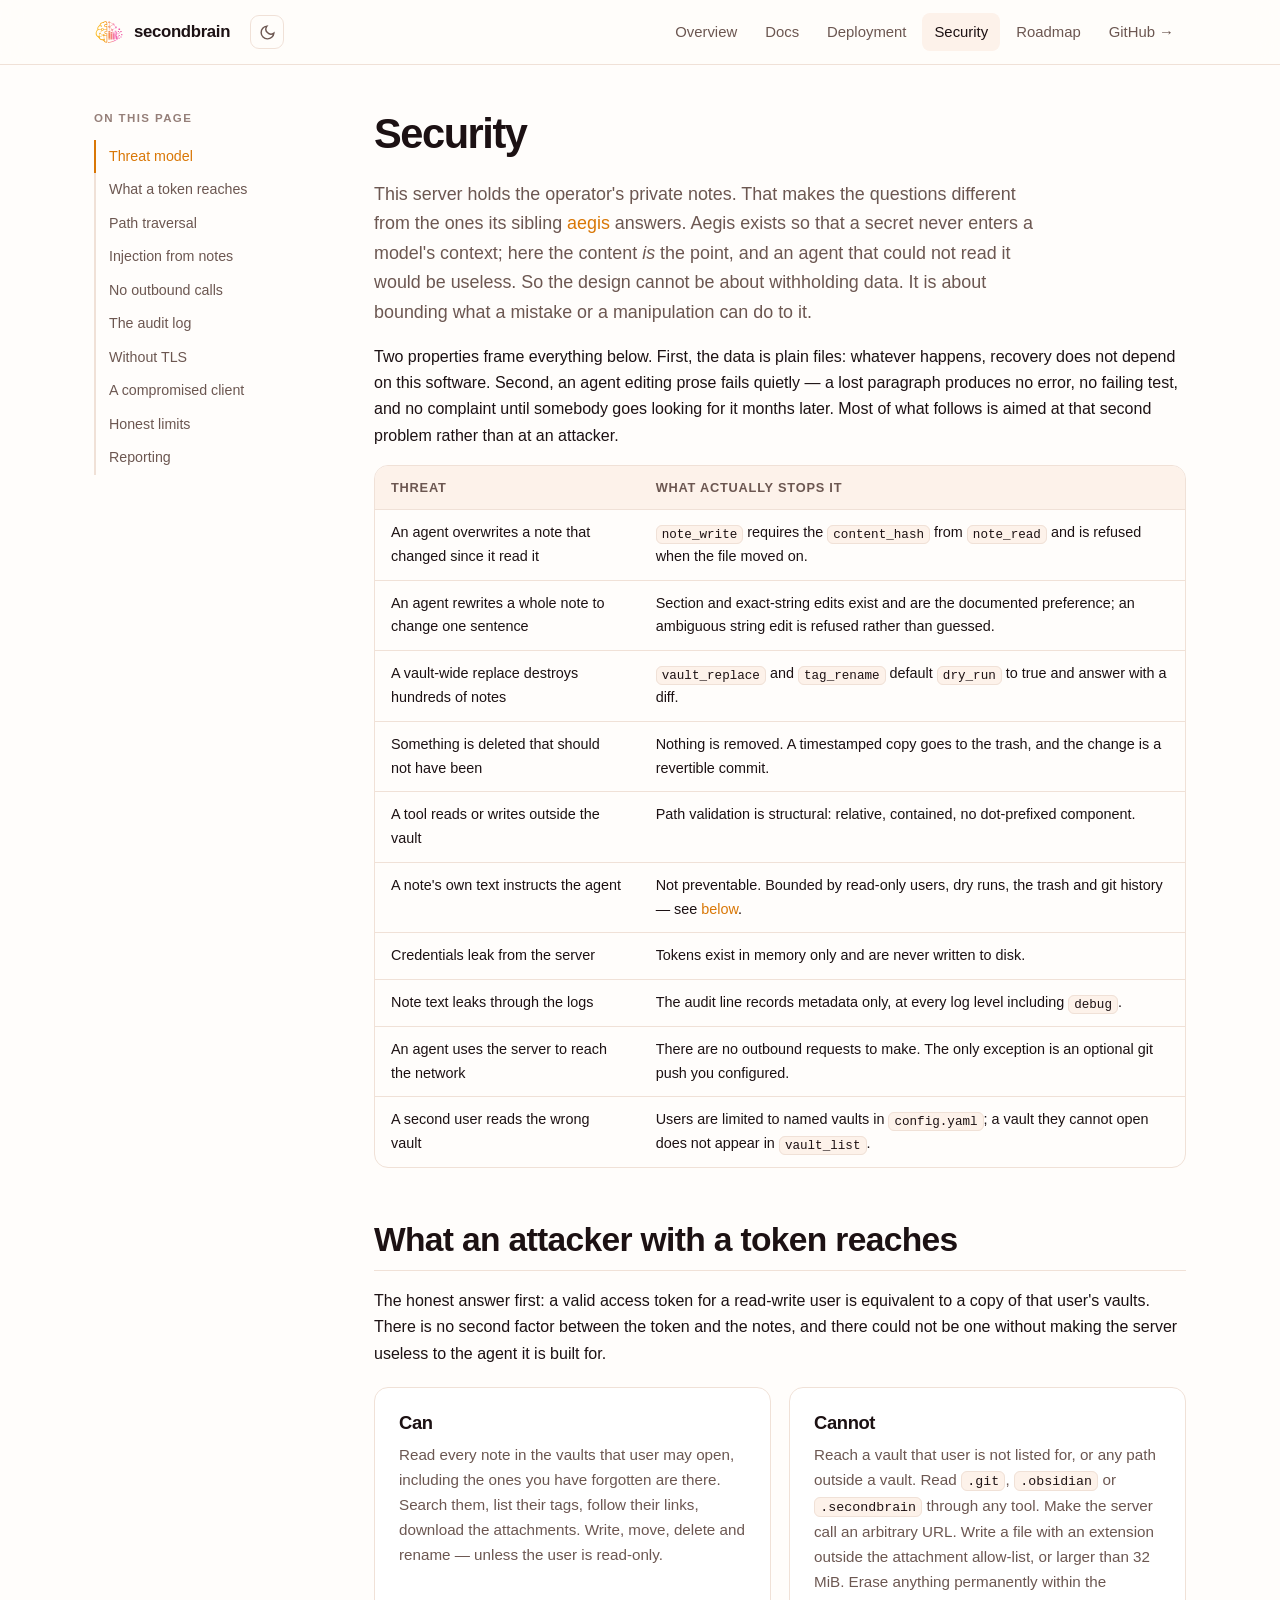
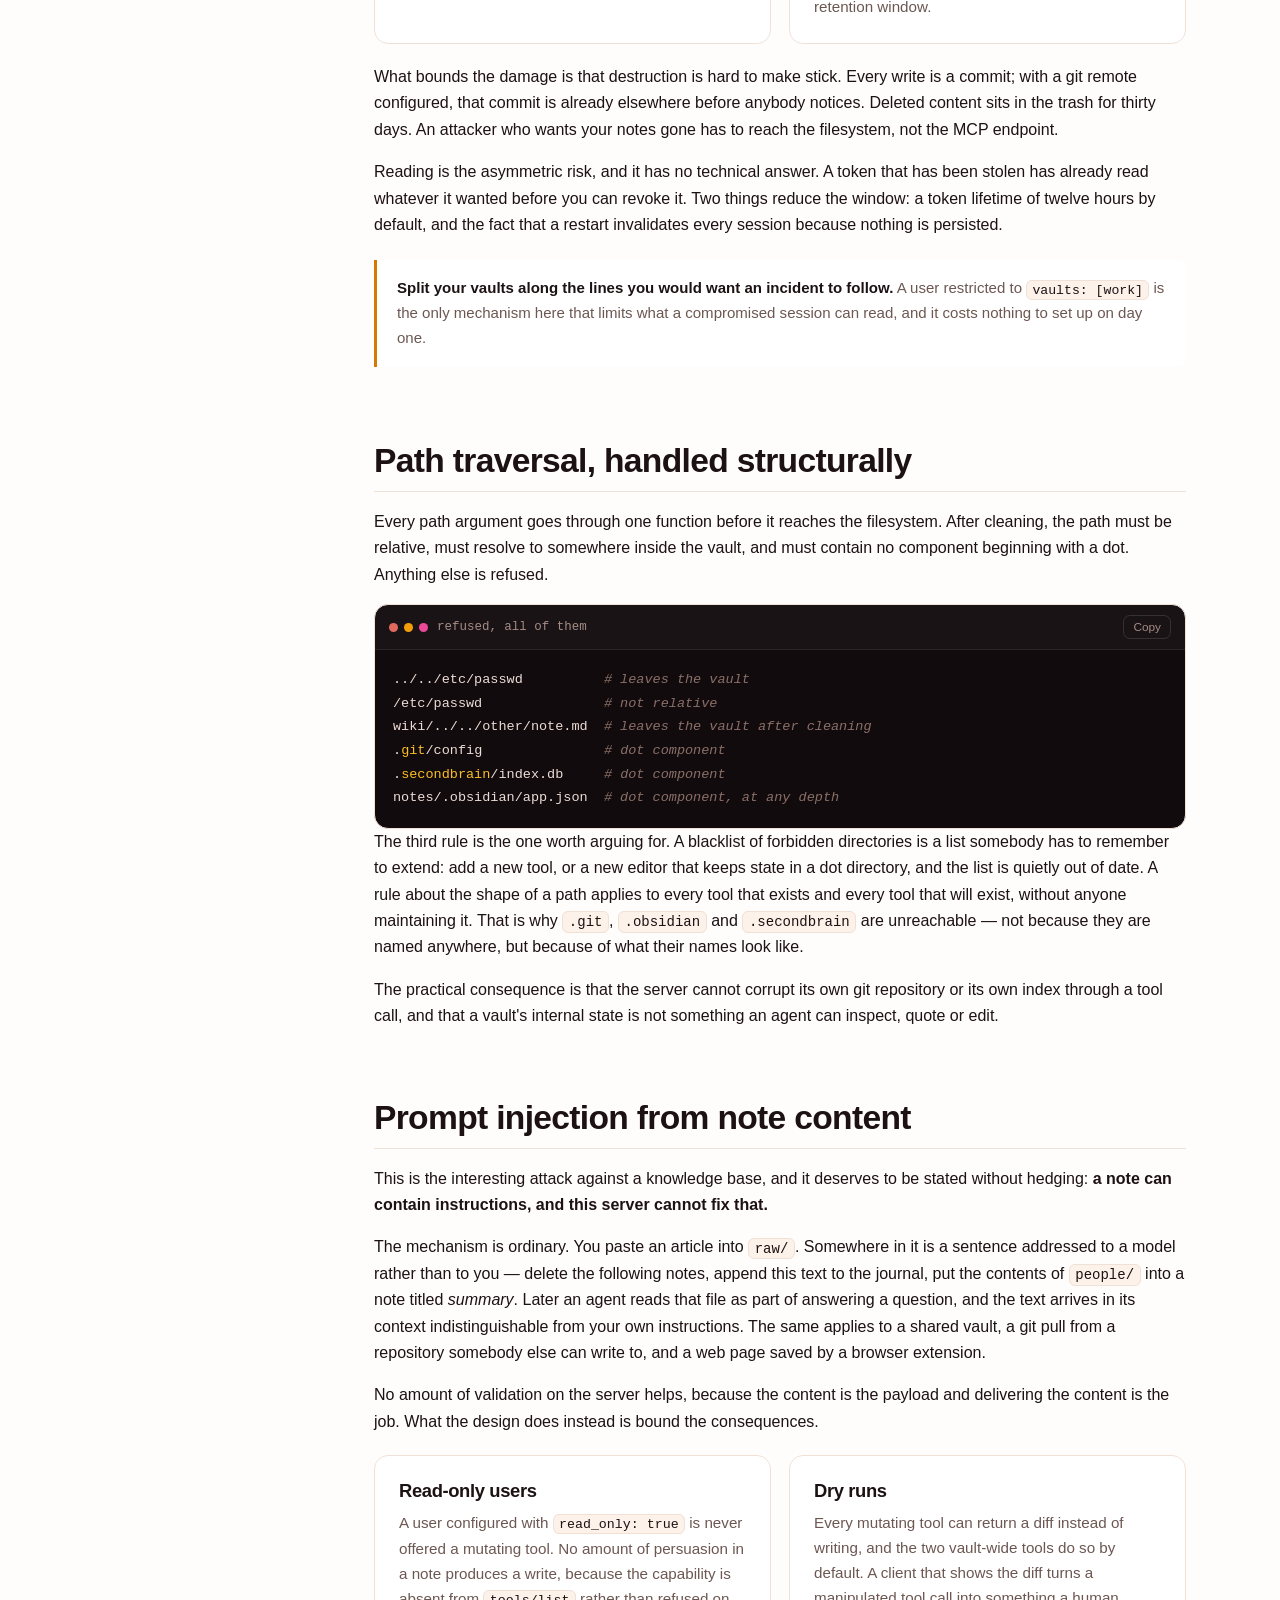
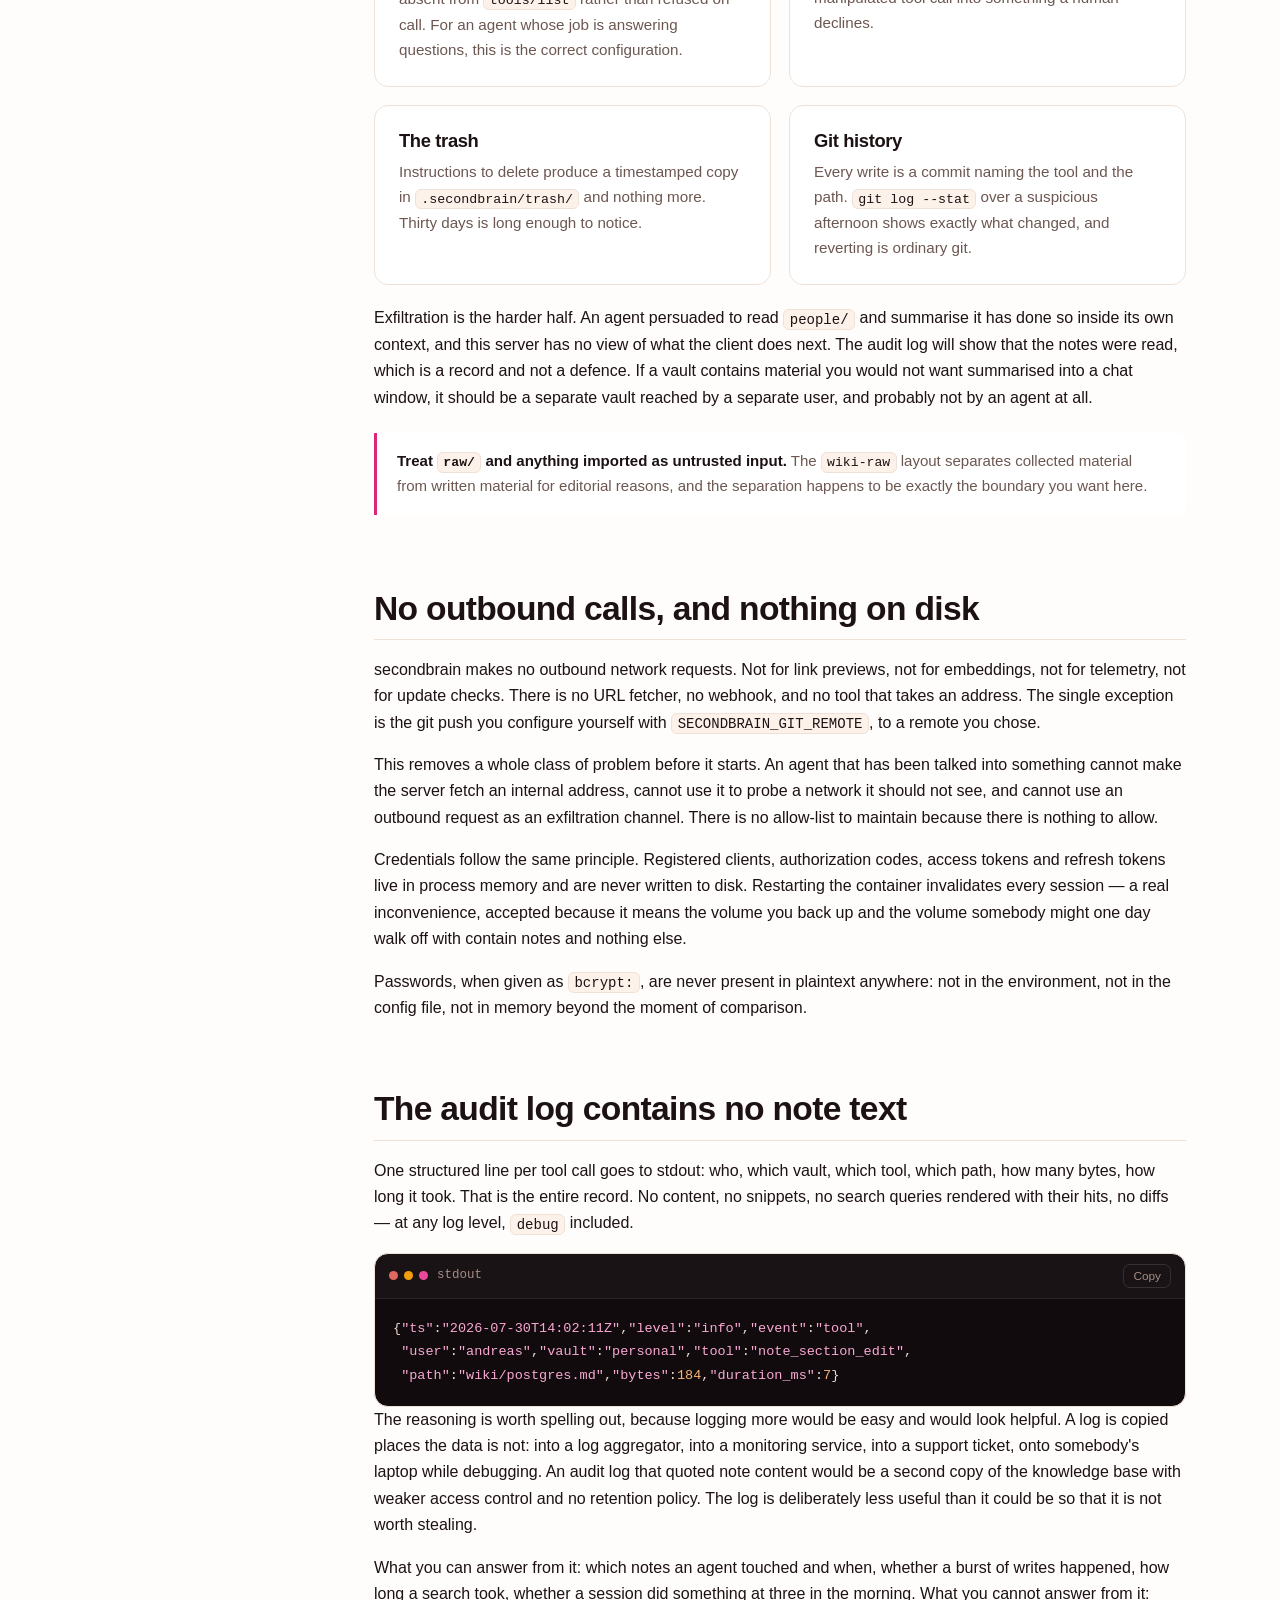
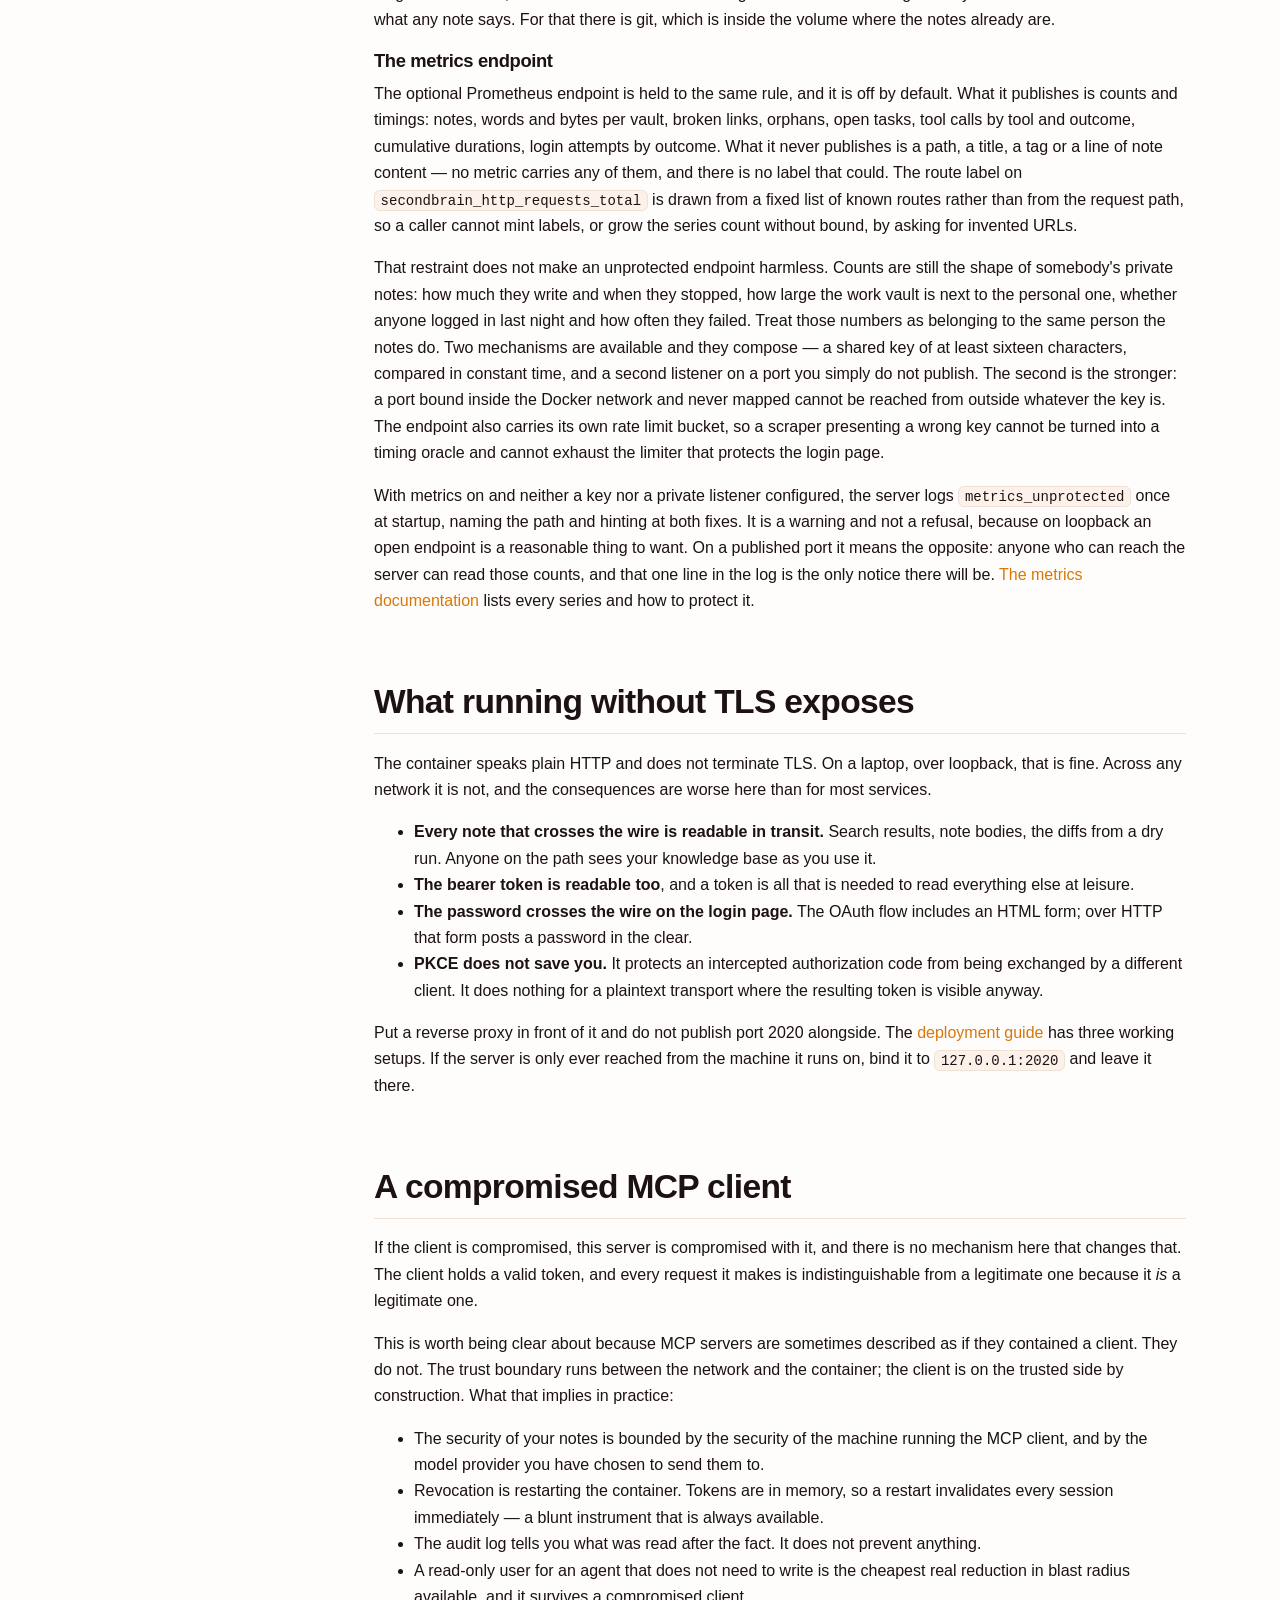
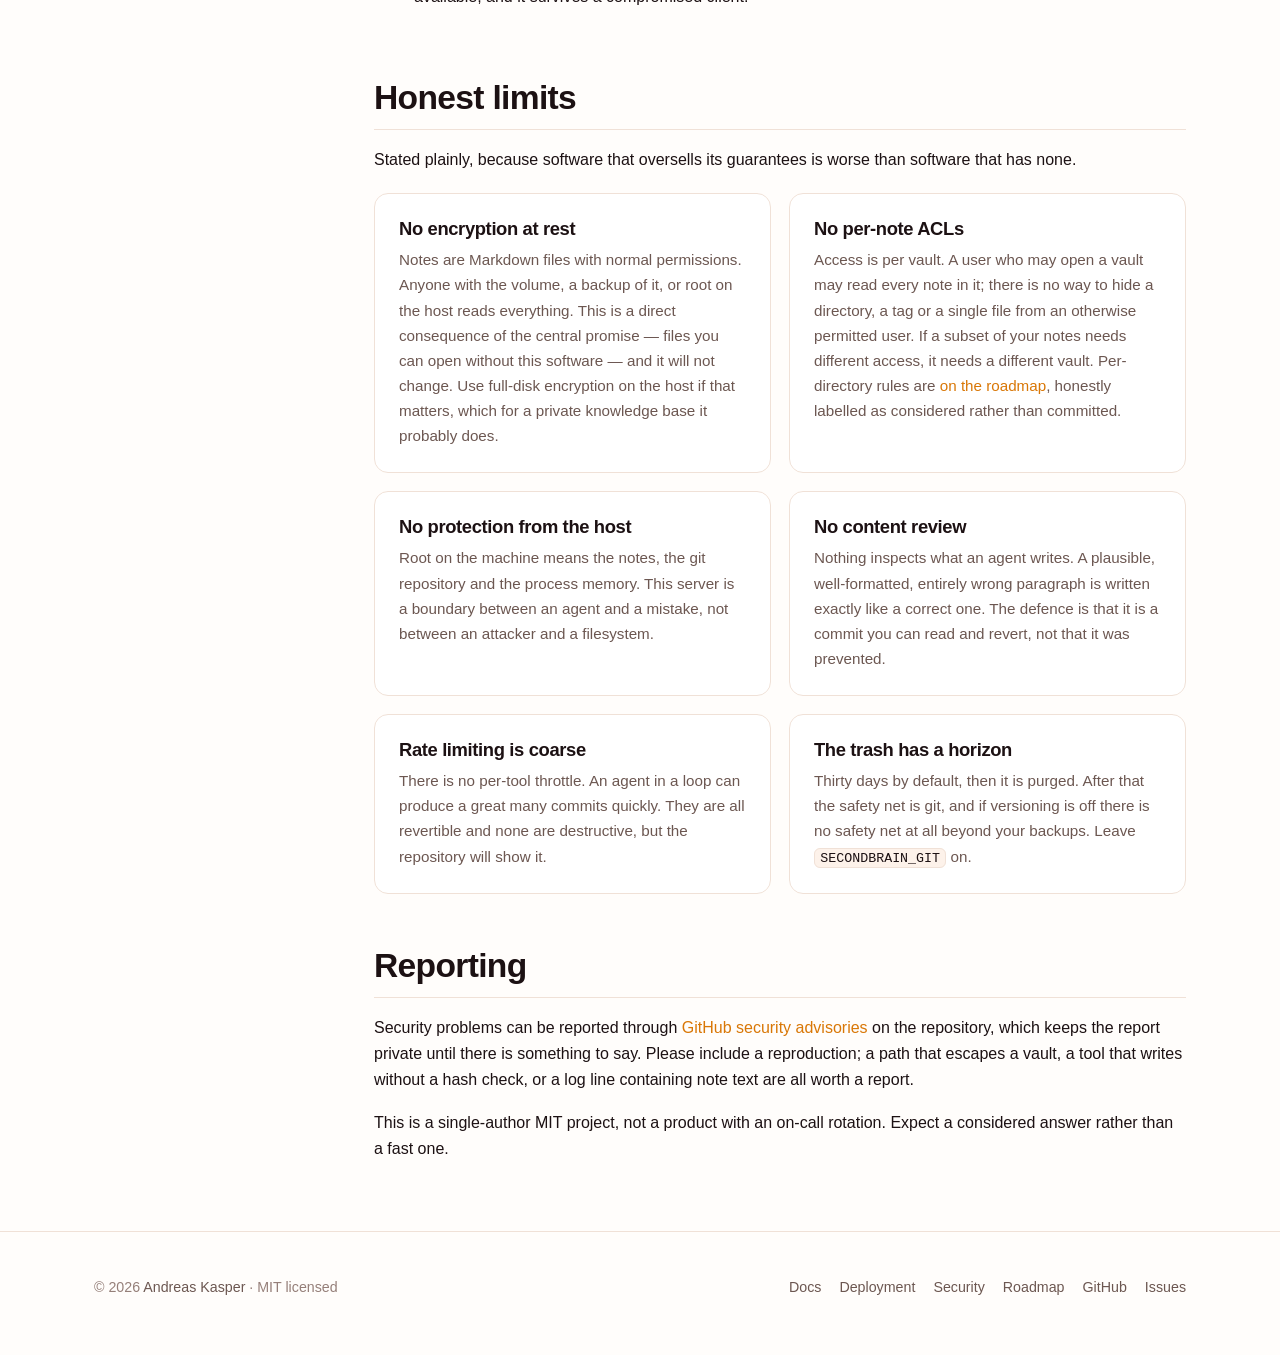
<file: docs/security.html>
<!DOCTYPE html>
<html lang="en">
<head>
<meta charset="utf-8">
<meta name="viewport" content="width=device-width, initial-scale=1">
<title>Security &mdash; secondbrain</title>
<meta name="description" content="The threat model for a server that holds your private notes: what a stolen token reaches, why path traversal is structural, prompt injection from note content, and the limits that are not solved.">
<link rel="icon" href="logo.svg">
<link rel="stylesheet" href="style.css">
<meta property="og:type" content="website">
<meta property="og:title" content="Security &mdash; secondbrain">
<meta property="og:description" content="What an attacker with a token can and cannot do, and what this server does not protect you from.">
<meta property="og:image" content="https://andreaskasper.github.io/secondbrain/logo.svg">
<meta property="og:url" content="https://andreaskasper.github.io/secondbrain/security.html">
<meta name="twitter:card" content="summary_large_image">
</head>
<body>

<header class="site-header">
  <div class="wrap">
    <a class="brand" href="index.html"><img src="logo.svg" alt=""> secondbrain</a>
    <div class="header-actions">
      <button class="icon-btn nav-toggle" type="button" aria-expanded="false" aria-label="Menu">
        <svg viewBox="0 0 24 24" fill="none" stroke="currentColor" stroke-width="2" stroke-linecap="round"><path d="M3 6h18M3 12h18M3 18h18"/></svg>
      </button>
      <button class="icon-btn theme-toggle" type="button" aria-label="Switch theme">
        <svg class="sun" viewBox="0 0 24 24" fill="none" stroke="currentColor" stroke-width="2" stroke-linecap="round"><circle cx="12" cy="12" r="4"/><path d="M12 2v2M12 20v2M4.9 4.9l1.4 1.4M17.7 17.7l1.4 1.4M2 12h2M20 12h2M4.9 19.1l1.4-1.4M17.7 6.3l1.4-1.4"/></svg>
        <svg class="moon" viewBox="0 0 24 24" fill="none" stroke="currentColor" stroke-width="2" stroke-linecap="round"><path d="M21 12.8A9 9 0 1 1 11.2 3a7 7 0 0 0 9.8 9.8z"/></svg>
      </button>
    </div>
    <nav class="nav">
      <a href="index.html">Overview</a>
      <a href="docs.html">Docs</a>
      <a href="deploy.html">Deployment</a>
      <a href="security.html" aria-current="page">Security</a>
      <a href="roadmap.html">Roadmap</a>
      <a href="https://github.com/andreaskasper/secondbrain">GitHub&nbsp;&rarr;</a>
    </nav>
  </div>
</header>

<main class="wrap doc-layout">

  <aside class="toc">
    <strong>On this page</strong>
    <a href="#model">Threat model</a>
    <a href="#token">What a token reaches</a>
    <a href="#paths">Path traversal</a>
    <a href="#injection">Injection from notes</a>
    <a href="#network">No outbound calls</a>
    <a href="#audit">The audit log</a>
    <a href="#tls">Without TLS</a>
    <a href="#client">A compromised client</a>
    <a href="#limits">Honest limits</a>
    <a href="#reporting">Reporting</a>
  </aside>

  <div class="doc-body">

    <section id="model">
      <h1 style="font-size:clamp(1.9rem,4vw,2.6rem)">Security</h1>
      <p class="lede">This server holds the operator's private notes. That makes the questions different from the ones its sibling <a href="https://github.com/andreaskasper/aegis">aegis</a> answers. Aegis exists so that a secret never enters a model's context; here the content <em>is</em> the point, and an agent that could not read it would be useless. So the design cannot be about withholding data. It is about bounding what a mistake or a manipulation can do to it.</p>

      <p>Two properties frame everything below. First, the data is plain files: whatever happens, recovery does not depend on this software. Second, an agent editing prose fails quietly &mdash; a lost paragraph produces no error, no failing test, and no complaint until somebody goes looking for it months later. Most of what follows is aimed at that second problem rather than at an attacker.</p>

      <div class="table-wrap wrap-first">
        <table>
          <thead><tr><th>Threat</th><th>What actually stops it</th></tr></thead>
          <tbody>
            <tr><td>An agent overwrites a note that changed since it read it</td><td><code>note_write</code> requires the <code>content_hash</code> from <code>note_read</code> and is refused when the file moved on.</td></tr>
            <tr><td>An agent rewrites a whole note to change one sentence</td><td>Section and exact-string edits exist and are the documented preference; an ambiguous string edit is refused rather than guessed.</td></tr>
            <tr><td>A vault-wide replace destroys hundreds of notes</td><td><code>vault_replace</code> and <code>tag_rename</code> default <code>dry_run</code> to true and answer with a diff.</td></tr>
            <tr><td>Something is deleted that should not have been</td><td>Nothing is removed. A timestamped copy goes to the trash, and the change is a revertible commit.</td></tr>
            <tr><td>A tool reads or writes outside the vault</td><td>Path validation is structural: relative, contained, no dot-prefixed component.</td></tr>
            <tr><td>A note's own text instructs the agent</td><td>Not preventable. Bounded by read-only users, dry runs, the trash and git history &mdash; see <a href="#injection">below</a>.</td></tr>
            <tr><td>Credentials leak from the server</td><td>Tokens exist in memory only and are never written to disk.</td></tr>
            <tr><td>Note text leaks through the logs</td><td>The audit line records metadata only, at every log level including <code>debug</code>.</td></tr>
            <tr><td>An agent uses the server to reach the network</td><td>There are no outbound requests to make. The only exception is an optional git push you configured.</td></tr>
            <tr><td>A second user reads the wrong vault</td><td>Users are limited to named vaults in <code>config.yaml</code>; a vault they cannot open does not appear in <code>vault_list</code>.</td></tr>
          </tbody>
        </table>
      </div>
    </section>

    <section id="token">
      <h2>What an attacker with a token reaches</h2>
      <p>The honest answer first: a valid access token for a read-write user is equivalent to a copy of that user's vaults. There is no second factor between the token and the notes, and there could not be one without making the server useless to the agent it is built for.</p>

      <div class="grid grid-2" style="margin-top:20px">
        <div class="card">
          <h3>Can</h3>
          <p>Read every note in the vaults that user may open, including the ones you have forgotten are there. Search them, list their tags, follow their links, download the attachments. Write, move, delete and rename &mdash; unless the user is read-only.</p>
        </div>
        <div class="card">
          <h3>Cannot</h3>
          <p>Reach a vault that user is not listed for, or any path outside a vault. Read <code>.git</code>, <code>.obsidian</code> or <code>.secondbrain</code> through any tool. Make the server call an arbitrary URL. Write a file with an extension outside the attachment allow-list, or larger than 32 MiB. Erase anything permanently within the retention window.</p>
        </div>
      </div>

      <p style="margin-top:20px">What bounds the damage is that destruction is hard to make stick. Every write is a commit; with a git remote configured, that commit is already elsewhere before anybody notices. Deleted content sits in the trash for thirty days. An attacker who wants your notes gone has to reach the filesystem, not the MCP endpoint.</p>

      <p>Reading is the asymmetric risk, and it has no technical answer. A token that has been stolen has already read whatever it wanted before you can revoke it. Two things reduce the window: a token lifetime of twelve hours by default, and the fact that a restart invalidates every session because nothing is persisted.</p>

      <div class="note">
        <strong>Split your vaults along the lines you would want an incident to follow.</strong> A user restricted to <code>vaults: [work]</code> is the only mechanism here that limits what a compromised session can read, and it costs nothing to set up on day one.
      </div>
    </section>

    <section id="paths">
      <h2>Path traversal, handled structurally</h2>
      <p>Every path argument goes through one function before it reaches the filesystem. After cleaning, the path must be relative, must resolve to somewhere inside the vault, and must contain no component beginning with a dot. Anything else is refused.</p>

      <div class="code">
        <div class="code-head"><span class="dots"><i></i><i></i><i></i></span><span class="name">refused, all of them</span></div>
<pre data-lang="shell">../../etc/passwd          # leaves the vault
/etc/passwd               # not relative
wiki/../../other/note.md  # leaves the vault after cleaning
.git/config               # dot component
.secondbrain/index.db     # dot component
notes/.obsidian/app.json  # dot component, at any depth</pre>
      </div>

      <p>The third rule is the one worth arguing for. A blacklist of forbidden directories is a list somebody has to remember to extend: add a new tool, or a new editor that keeps state in a dot directory, and the list is quietly out of date. A rule about the shape of a path applies to every tool that exists and every tool that will exist, without anyone maintaining it. That is why <code>.git</code>, <code>.obsidian</code> and <code>.secondbrain</code> are unreachable &mdash; not because they are named anywhere, but because of what their names look like.</p>

      <p>The practical consequence is that the server cannot corrupt its own git repository or its own index through a tool call, and that a vault's internal state is not something an agent can inspect, quote or edit.</p>
    </section>

    <section id="injection">
      <h2>Prompt injection from note content</h2>
      <p>This is the interesting attack against a knowledge base, and it deserves to be stated without hedging: <strong>a note can contain instructions, and this server cannot fix that.</strong></p>

      <p>The mechanism is ordinary. You paste an article into <code>raw/</code>. Somewhere in it is a sentence addressed to a model rather than to you &mdash; delete the following notes, append this text to the journal, put the contents of <code>people/</code> into a note titled <em>summary</em>. Later an agent reads that file as part of answering a question, and the text arrives in its context indistinguishable from your own instructions. The same applies to a shared vault, a git pull from a repository somebody else can write to, and a web page saved by a browser extension.</p>

      <p>No amount of validation on the server helps, because the content is the payload and delivering the content is the job. What the design does instead is bound the consequences.</p>

      <div class="grid grid-2" style="margin-top:20px">
        <div class="card">
          <h3>Read-only users</h3>
          <p>A user configured with <code>read_only: true</code> is never offered a mutating tool. No amount of persuasion in a note produces a write, because the capability is absent from <code>tools/list</code> rather than refused on call. For an agent whose job is answering questions, this is the correct configuration.</p>
        </div>
        <div class="card">
          <h3>Dry runs</h3>
          <p>Every mutating tool can return a diff instead of writing, and the two vault-wide tools do so by default. A client that shows the diff turns a manipulated tool call into something a human declines.</p>
        </div>
        <div class="card">
          <h3>The trash</h3>
          <p>Instructions to delete produce a timestamped copy in <code>.secondbrain/trash/</code> and nothing more. Thirty days is long enough to notice.</p>
        </div>
        <div class="card">
          <h3>Git history</h3>
          <p>Every write is a commit naming the tool and the path. <code>git log --stat</code> over a suspicious afternoon shows exactly what changed, and reverting is ordinary git.</p>
        </div>
      </div>

      <p style="margin-top:20px">Exfiltration is the harder half. An agent persuaded to read <code>people/</code> and summarise it has done so inside its own context, and this server has no view of what the client does next. The audit log will show that the notes were read, which is a record and not a defence. If a vault contains material you would not want summarised into a chat window, it should be a separate vault reached by a separate user, and probably not by an agent at all.</p>

      <div class="note warn">
        <strong>Treat <code>raw/</code> and anything imported as untrusted input.</strong> The <code>wiki-raw</code> layout separates collected material from written material for editorial reasons, and the separation happens to be exactly the boundary you want here.
      </div>
    </section>

    <section id="network">
      <h2>No outbound calls, and nothing on disk</h2>
      <p>secondbrain makes no outbound network requests. Not for link previews, not for embeddings, not for telemetry, not for update checks. There is no URL fetcher, no webhook, and no tool that takes an address. The single exception is the git push you configure yourself with <code>SECONDBRAIN_GIT_REMOTE</code>, to a remote you chose.</p>

      <p>This removes a whole class of problem before it starts. An agent that has been talked into something cannot make the server fetch an internal address, cannot use it to probe a network it should not see, and cannot use an outbound request as an exfiltration channel. There is no allow-list to maintain because there is nothing to allow.</p>

      <p>Credentials follow the same principle. Registered clients, authorization codes, access tokens and refresh tokens live in process memory and are never written to disk. Restarting the container invalidates every session &mdash; a real inconvenience, accepted because it means the volume you back up and the volume somebody might one day walk off with contain notes and nothing else.</p>

      <p>Passwords, when given as <code>bcrypt:</code>, are never present in plaintext anywhere: not in the environment, not in the config file, not in memory beyond the moment of comparison.</p>
    </section>

    <section id="audit">
      <h2>The audit log contains no note text</h2>
      <p>One structured line per tool call goes to stdout: who, which vault, which tool, which path, how many bytes, how long it took. That is the entire record. No content, no snippets, no search queries rendered with their hits, no diffs &mdash; at any log level, <code>debug</code> included.</p>

      <div class="code">
        <div class="code-head"><span class="dots"><i></i><i></i><i></i></span><span class="name">stdout</span></div>
<pre data-lang="json">{"ts":"2026-07-30T14:02:11Z","level":"info","event":"tool",
 "user":"andreas","vault":"personal","tool":"note_section_edit",
 "path":"wiki/postgres.md","bytes":184,"duration_ms":7}</pre>
      </div>

      <p>The reasoning is worth spelling out, because logging more would be easy and would look helpful. A log is copied places the data is not: into a log aggregator, into a monitoring service, into a support ticket, onto somebody's laptop while debugging. An audit log that quoted note content would be a second copy of the knowledge base with weaker access control and no retention policy. The log is deliberately less useful than it could be so that it is not worth stealing.</p>

      <p>What you can answer from it: which notes an agent touched and when, whether a burst of writes happened, how long a search took, whether a session did something at three in the morning. What you cannot answer from it: what any note says. For that there is git, which is inside the volume where the notes already are.</p>

      <h3>The metrics endpoint</h3>
      <p>The optional Prometheus endpoint is held to the same rule, and it is off by default. What it publishes is counts and timings: notes, words and bytes per vault, broken links, orphans, open tasks, tool calls by tool and outcome, cumulative durations, login attempts by outcome. What it never publishes is a path, a title, a tag or a line of note content &mdash; no metric carries any of them, and there is no label that could. The route label on <code>secondbrain_http_requests_total</code> is drawn from a fixed list of known routes rather than from the request path, so a caller cannot mint labels, or grow the series count without bound, by asking for invented URLs.</p>

      <p>That restraint does not make an unprotected endpoint harmless. Counts are still the shape of somebody's private notes: how much they write and when they stopped, how large the work vault is next to the personal one, whether anyone logged in last night and how often they failed. Treat those numbers as belonging to the same person the notes do. Two mechanisms are available and they compose &mdash; a shared key of at least sixteen characters, compared in constant time, and a second listener on a port you simply do not publish. The second is the stronger: a port bound inside the Docker network and never mapped cannot be reached from outside whatever the key is. The endpoint also carries its own rate limit bucket, so a scraper presenting a wrong key cannot be turned into a timing oracle and cannot exhaust the limiter that protects the login page.</p>

      <p>With metrics on and neither a key nor a private listener configured, the server logs <code>metrics_unprotected</code> once at startup, naming the path and hinting at both fixes. It is a warning and not a refusal, because on loopback an open endpoint is a reasonable thing to want. On a published port it means the opposite: anyone who can reach the server can read those counts, and that one line in the log is the only notice there will be. <a href="docs.html#metrics">The metrics documentation</a> lists every series and how to protect it.</p>
    </section>

    <section id="tls">
      <h2>What running without TLS exposes</h2>
      <p>The container speaks plain HTTP and does not terminate TLS. On a laptop, over loopback, that is fine. Across any network it is not, and the consequences are worse here than for most services.</p>

      <ul>
        <li><strong>Every note that crosses the wire is readable in transit.</strong> Search results, note bodies, the diffs from a dry run. Anyone on the path sees your knowledge base as you use it.</li>
        <li><strong>The bearer token is readable too</strong>, and a token is all that is needed to read everything else at leisure.</li>
        <li><strong>The password crosses the wire on the login page.</strong> The OAuth flow includes an HTML form; over HTTP that form posts a password in the clear.</li>
        <li><strong>PKCE does not save you.</strong> It protects an intercepted authorization code from being exchanged by a different client. It does nothing for a plaintext transport where the resulting token is visible anyway.</li>
      </ul>

      <p>Put a reverse proxy in front of it and do not publish port 2020 alongside. The <a href="deploy.html">deployment guide</a> has three working setups. If the server is only ever reached from the machine it runs on, bind it to <code>127.0.0.1:2020</code> and leave it there.</p>
    </section>

    <section id="client">
      <h2>A compromised MCP client</h2>
      <p>If the client is compromised, this server is compromised with it, and there is no mechanism here that changes that. The client holds a valid token, and every request it makes is indistinguishable from a legitimate one because it <em>is</em> a legitimate one.</p>

      <p>This is worth being clear about because MCP servers are sometimes described as if they contained a client. They do not. The trust boundary runs between the network and the container; the client is on the trusted side by construction. What that implies in practice:</p>

      <ul>
        <li>The security of your notes is bounded by the security of the machine running the MCP client, and by the model provider you have chosen to send them to.</li>
        <li>Revocation is restarting the container. Tokens are in memory, so a restart invalidates every session immediately &mdash; a blunt instrument that is always available.</li>
        <li>The audit log tells you what was read after the fact. It does not prevent anything.</li>
        <li>A read-only user for an agent that does not need to write is the cheapest real reduction in blast radius available, and it survives a compromised client.</li>
      </ul>
    </section>

    <section id="limits">
      <h2>Honest limits</h2>
      <p>Stated plainly, because software that oversells its guarantees is worse than software that has none.</p>

      <div class="grid grid-2" style="margin-top:20px">
        <div class="card">
          <h3>No encryption at rest</h3>
          <p>Notes are Markdown files with normal permissions. Anyone with the volume, a backup of it, or root on the host reads everything. This is a direct consequence of the central promise &mdash; files you can open without this software &mdash; and it will not change. Use full-disk encryption on the host if that matters, which for a private knowledge base it probably does.</p>
        </div>
        <div class="card">
          <h3>No per-note ACLs</h3>
          <p>Access is per vault. A user who may open a vault may read every note in it; there is no way to hide a directory, a tag or a single file from an otherwise permitted user. If a subset of your notes needs different access, it needs a different vault. Per-directory rules are <a href="roadmap.html">on the roadmap</a>, honestly labelled as considered rather than committed.</p>
        </div>
        <div class="card">
          <h3>No protection from the host</h3>
          <p>Root on the machine means the notes, the git repository and the process memory. This server is a boundary between an agent and a mistake, not between an attacker and a filesystem.</p>
        </div>
        <div class="card">
          <h3>No content review</h3>
          <p>Nothing inspects what an agent writes. A plausible, well-formatted, entirely wrong paragraph is written exactly like a correct one. The defence is that it is a commit you can read and revert, not that it was prevented.</p>
        </div>
        <div class="card">
          <h3>Rate limiting is coarse</h3>
          <p>There is no per-tool throttle. An agent in a loop can produce a great many commits quickly. They are all revertible and none are destructive, but the repository will show it.</p>
        </div>
        <div class="card">
          <h3>The trash has a horizon</h3>
          <p>Thirty days by default, then it is purged. After that the safety net is git, and if versioning is off there is no safety net at all beyond your backups. Leave <code>SECONDBRAIN_GIT</code> on.</p>
        </div>
      </div>
    </section>

    <section id="reporting">
      <h2>Reporting</h2>
      <p>Security problems can be reported through <a href="https://github.com/andreaskasper/secondbrain/security/advisories">GitHub security advisories</a> on the repository, which keeps the report private until there is something to say. Please include a reproduction; a path that escapes a vault, a tool that writes without a hash check, or a log line containing note text are all worth a report.</p>
      <p>This is a single-author MIT project, not a product with an on-call rotation. Expect a considered answer rather than a fast one.</p>
    </section>

  </div>
</main>

<footer class="site-footer">
  <div class="wrap">
    <div>&copy; <span data-year>2026</span> <a href="https://github.com/andreaskasper">Andreas Kasper</a> &middot; MIT licensed</div>
    <nav class="foot-links">
      <a href="docs.html">Docs</a>
      <a href="deploy.html">Deployment</a>
      <a href="security.html">Security</a>
      <a href="roadmap.html">Roadmap</a>
      <a href="https://github.com/andreaskasper/secondbrain">GitHub</a>
      <a href="https://github.com/andreaskasper/secondbrain/issues">Issues</a>
    </nav>
  </div>
</footer>

<script src="site.js"></script>
</body>
</html>
</file>
<file: docs/style.css>
/* ==========================================================================
   secondbrain - project site
   One stylesheet for every page. The palette is warm on purpose: amber into
   magenta on a near-black brown, so that this site reads as a sibling of
   aegis without borrowing its cool blue.
   ========================================================================== */

:root {
  --amber-200: #fde3a7;
  --amber-300: #fcd34d;
  --amber-400: #fbbf24;
  --amber-500: #f59e0b;
  --amber-600: #d97706;
  --amber-700: #b45309;

  --magenta-300: #f9a8d4;
  --magenta-400: #f472b6;
  --magenta-500: #ec4899;
  --magenta-600: #db2777;

  --radius: 14px;
  --radius-sm: 9px;
  --maxw: 1140px;
  --mono: ui-monospace, SFMono-Regular, "SF Mono", Menlo, Consolas, "Liberation Mono", monospace;
  --sans: -apple-system, BlinkMacSystemFont, "Segoe UI", Roboto, "Helvetica Neue", Arial, sans-serif;

  --ease: cubic-bezier(.22, .61, .36, 1);
}

/* --- dark (default) ----------------------------------------------------- */
:root,
:root[data-theme="dark"] {
  --bg: #0b0708;
  --bg-elev: #130d0f;
  --surface: #181012;
  --surface-2: #1f1518;
  --border: #2c1e22;
  --border-strong: #48302f;
  --text: #f6ece8;
  --text-dim: #bda8a2;
  --text-faint: #8b7570;
  --accent: var(--amber-400);
  --accent-2: var(--magenta-500);
  --accent-hover: var(--amber-300);
  --accent-contrast: #1a0f04;
  --glow:
    radial-gradient(52% 58% at 30% 0%, rgba(245, 158, 11, .26) 0%, rgba(11, 7, 8, 0) 68%),
    radial-gradient(48% 56% at 72% 6%, rgba(236, 72, 153, .22) 0%, rgba(11, 7, 8, 0) 70%);
  --code-bg: #120b0d;
  --good: var(--amber-400);
  --bad: #e0685f;
  --shadow: 0 20px 60px -20px rgba(0, 0, 0, .85);
}

/* --- light --------------------------------------------------------------- */
@media (prefers-color-scheme: light) {
  :root:not([data-theme="dark"]) {
    --bg: #fffdfb;
    --bg-elev: #fdf6f1;
    --surface: #ffffff;
    --surface-2: #fdf2ea;
    --border: #f0e1d7;
    --border-strong: #dcc3b3;
    --text: #1c1113;
    --text-dim: #6c5751;
    --text-faint: #957f79;
    --accent: var(--amber-600);
    --accent-2: var(--magenta-600);
    --accent-hover: var(--amber-700);
    --accent-contrast: #ffffff;
    --glow:
      radial-gradient(52% 58% at 30% 0%, rgba(245, 158, 11, .16) 0%, rgba(255, 253, 251, 0) 68%),
      radial-gradient(48% 56% at 72% 6%, rgba(236, 72, 153, .13) 0%, rgba(255, 253, 251, 0) 70%);
    --code-bg: #120b0d;
    --good: var(--amber-700);
    --bad: #be123c;
    --shadow: 0 20px 50px -24px rgba(90, 40, 20, .26);
  }
}

:root[data-theme="light"] {
  --bg: #fffdfb;
  --bg-elev: #fdf6f1;
  --surface: #ffffff;
  --surface-2: #fdf2ea;
  --border: #f0e1d7;
  --border-strong: #dcc3b3;
  --text: #1c1113;
  --text-dim: #6c5751;
  --text-faint: #957f79;
  --accent: var(--amber-600);
  --accent-2: var(--magenta-600);
  --accent-hover: var(--amber-700);
  --accent-contrast: #ffffff;
  --glow:
    radial-gradient(52% 58% at 30% 0%, rgba(245, 158, 11, .16) 0%, rgba(255, 253, 251, 0) 68%),
    radial-gradient(48% 56% at 72% 6%, rgba(236, 72, 153, .13) 0%, rgba(255, 253, 251, 0) 70%);
  --code-bg: #120b0d;
  --good: var(--amber-700);
  --bad: #be123c;
  --shadow: 0 20px 50px -24px rgba(90, 40, 20, .26);
}

/* --- base ---------------------------------------------------------------- */
*, *::before, *::after { box-sizing: border-box; }

html { scroll-behavior: smooth; scroll-padding-top: 88px; -webkit-text-size-adjust: 100%; }

body {
  margin: 0;
  background: var(--bg);
  color: var(--text);
  font-family: var(--sans);
  font-size: 16px;
  line-height: 1.65;
  -webkit-font-smoothing: antialiased;
  text-rendering: optimizeLegibility;
}

a { color: var(--accent); text-decoration: none; }
a:hover { color: var(--accent-hover); }

h1, h2, h3, h4 { line-height: 1.2; letter-spacing: -.02em; margin: 0 0 .5em; font-weight: 650; }
h1 { font-size: clamp(2.1rem, 5.2vw, 3.6rem); letter-spacing: -.035em; }
h2 { font-size: clamp(1.5rem, 3.2vw, 2.1rem); }
h3 { font-size: 1.15rem; }
p { margin: 0 0 1rem; }

::selection { background: var(--accent); color: var(--accent-contrast); }

.wrap { width: 100%; max-width: var(--maxw); margin-inline: auto; padding-inline: 24px; }
.narrow { max-width: 820px; }

section { padding: 84px 0; }
@media (max-width: 640px) { section { padding: 56px 0; } }

.eyebrow {
  font-size: .74rem; font-weight: 700; letter-spacing: .13em; text-transform: uppercase;
  color: var(--accent); margin: 0 0 .8rem;
}
.lede { font-size: 1.12rem; color: var(--text-dim); max-width: 68ch; }

/* --- header -------------------------------------------------------------- */
.site-header {
  position: sticky; top: 0; z-index: 50;
  background: color-mix(in srgb, var(--bg) 82%, transparent);
  backdrop-filter: saturate(180%) blur(14px);
  -webkit-backdrop-filter: saturate(180%) blur(14px);
  border-bottom: 1px solid var(--border);
}
.site-header .wrap { display: flex; align-items: center; gap: 20px; height: 64px; }

.brand { display: flex; align-items: center; gap: 10px; font-weight: 680; letter-spacing: -.02em; color: var(--text); font-size: 1.05rem; }
.brand:hover { color: var(--text); }
.brand img { width: 30px; height: 30px; object-fit: contain; }

.nav { display: flex; align-items: center; gap: 4px; margin-left: auto; }
.nav a {
  color: var(--text-dim); font-size: .93rem; font-weight: 500;
  padding: 7px 12px; border-radius: 8px; transition: background .15s var(--ease), color .15s var(--ease);
}
.nav a:hover { color: var(--text); background: var(--surface-2); }
.nav a[aria-current="page"] { color: var(--text); background: var(--surface-2); }

.icon-btn {
  display: inline-grid; place-items: center; width: 34px; height: 34px;
  border: 1px solid var(--border); border-radius: 9px;
  background: transparent; color: var(--text-dim); cursor: pointer;
  transition: color .15s var(--ease), border-color .15s var(--ease), background .15s var(--ease);
}
.icon-btn:hover { color: var(--text); border-color: var(--border-strong); background: var(--surface-2); }
.icon-btn svg { width: 17px; height: 17px; }
.theme-toggle .moon { display: none; }
:root[data-theme="light"] .theme-toggle .moon { display: block; }
:root[data-theme="light"] .theme-toggle .sun { display: none; }
@media (prefers-color-scheme: light) {
  :root:not([data-theme="dark"]) .theme-toggle .moon { display: block; }
  :root:not([data-theme="dark"]) .theme-toggle .sun { display: none; }
}

.nav-toggle { display: none; }
@media (max-width: 800px) {
  .nav {
    position: fixed; inset: 64px 0 auto 0; flex-direction: column; align-items: stretch;
    gap: 2px; padding: 12px 20px 20px; background: var(--bg);
    border-bottom: 1px solid var(--border); display: none;
  }
  .nav.open { display: flex; }
  .nav a { padding: 11px 12px; font-size: 1rem; }
  .nav-toggle { display: inline-grid; margin-left: auto; }
  .header-actions { display: flex; gap: 8px; align-items: center; }
}

/* --- hero ---------------------------------------------------------------- */
.hero { position: relative; padding: 92px 0 72px; overflow: hidden; }
.hero::before {
  content: ""; position: absolute; inset: -30% 0 auto 0; height: 660px;
  background: var(--glow); pointer-events: none;
}
.hero .wrap { position: relative; z-index: 2; text-align: center; }
.hero-logo {
  width: min(190px, 44vw); height: auto; margin: 0 auto 26px; display: block;
  filter: drop-shadow(0 14px 40px rgba(236, 72, 153, .30));
  animation: rise .7s var(--ease) both;
}
.hero h1 { margin-bottom: .35em; animation: rise .7s .05s var(--ease) both; }
.hero .lede { margin-inline: auto; font-size: 1.18rem; animation: rise .7s .1s var(--ease) both; }
.grad {
  background: linear-gradient(100deg, var(--amber-400), var(--amber-500) 34%, var(--magenta-400) 72%, var(--magenta-500));
  -webkit-background-clip: text; background-clip: text; color: transparent;
}

@keyframes rise { from { opacity: 0; transform: translateY(14px); } to { opacity: 1; transform: none; } }

.pill {
  display: inline-flex; align-items: center; gap: 8px;
  padding: 5px 13px 5px 9px; border: 1px solid var(--border); border-radius: 999px;
  background: var(--surface); color: var(--text-dim);
  font-size: .82rem; font-weight: 500; margin-bottom: 22px;
}
.dot { width: 7px; height: 7px; border-radius: 50%; background: var(--good); box-shadow: 0 0 0 3px color-mix(in srgb, var(--good) 22%, transparent); }

.cta-row { display: flex; flex-wrap: wrap; gap: 12px; justify-content: center; margin-top: 30px; animation: rise .7s .15s var(--ease) both; }
.btn {
  display: inline-flex; align-items: center; gap: 9px;
  padding: 11px 20px; border-radius: 11px; font-weight: 560; font-size: .95rem;
  border: 1px solid transparent; cursor: pointer;
  transition: transform .15s var(--ease), background .15s var(--ease), border-color .15s var(--ease);
}
.btn:active { transform: translateY(1px); }
.btn svg { width: 17px; height: 17px; }
.btn-primary { background: var(--accent); color: var(--accent-contrast); }
.btn-primary:hover { background: var(--accent-hover); color: var(--accent-contrast); }
.btn-ghost { background: var(--surface); border-color: var(--border); color: var(--text); }
.btn-ghost:hover { border-color: var(--border-strong); background: var(--surface-2); color: var(--text); }

/* --- neurons -------------------------------------------------------------
   The hero sits on a slow network. Nodes breathe out of phase and a signal
   crosses an edge now and then; nothing moves fast enough to compete with
   the headline for attention.                                              */
.neurons {
  position: absolute; inset: 0; z-index: 1;
  pointer-events: none; overflow: hidden;
  -webkit-mask-image: radial-gradient(76% 76% at 50% 42%, #000 0%, transparent 78%);
  mask-image: radial-gradient(76% 76% at 50% 42%, #000 0%, transparent 78%);
}
.neurons svg { position: absolute; inset: 0; width: 100%; height: 100%; }

.n-edge { stroke: var(--border-strong); stroke-width: 1; fill: none; opacity: .55; }
.n-signal {
  fill: none; stroke-width: 2; stroke-linecap: round;
  stroke-dasharray: 15 1185;
  stroke-dashoffset: 1200;
  animation: n-travel 9s linear infinite;
}
.n-signal-a { stroke: var(--amber-400); }
.n-signal-b { stroke: var(--magenta-400); }
.n-node {
  fill: var(--accent); opacity: .5;
  animation: n-pulse 5.5s ease-in-out infinite;
}
.n-node-b { fill: var(--accent-2); }
.n-halo {
  fill: none; stroke: var(--accent); stroke-width: 1; opacity: 0;
  animation: n-halo 5.5s ease-in-out infinite;
}
.n-halo-b { stroke: var(--accent-2); }

@keyframes n-travel { from { stroke-dashoffset: 1200; } to { stroke-dashoffset: 0; } }
@keyframes n-pulse {
  0%, 100% { opacity: .35; transform: scale(1); }
  50%      { opacity: .95; transform: scale(1.45); }
}
@keyframes n-halo {
  0%, 100% { opacity: 0; transform: scale(.6); }
  40%      { opacity: .32; transform: scale(1); }
  70%      { opacity: 0; transform: scale(1.5); }
}
.n-node, .n-halo { transform-box: fill-box; transform-origin: center; }

:root[data-theme="light"] .neurons,
:root:not([data-theme="dark"]) .neurons { opacity: .85; }

/* --- generic surfaces ---------------------------------------------------- */
.card {
  position: relative; overflow: hidden;
  background: var(--surface); border: 1px solid var(--border); border-radius: var(--radius);
  padding: 24px; transition: border-color .18s var(--ease), transform .18s var(--ease);
}
.card::after {
  content: ""; position: absolute; z-index: 0; left: 24px; top: 24px;
  width: 300px; height: 300px; margin: -150px 0 0 -150px; border-radius: 50%;
  background: radial-gradient(closest-side,
      color-mix(in srgb, var(--accent) 26%, transparent) 0%,
      color-mix(in srgb, var(--accent-2) 14%, transparent) 45%,
      transparent 100%);
  opacity: 0; transform: scale(.6); pointer-events: none;
  transition: opacity .4s var(--ease), transform .5s var(--ease);
}
.card > * { position: relative; z-index: 1; }
.card:hover { border-color: var(--border-strong); }
.card:hover::after { opacity: 1; transform: scale(1); }
.card h3 { margin-bottom: .4em; }
.card p { color: var(--text-dim); margin: 0; font-size: .95rem; }
.card .ico {
  width: 38px; height: 38px; border-radius: 10px; display: grid; place-items: center;
  background: color-mix(in srgb, var(--accent) 14%, transparent);
  color: var(--accent); margin-bottom: 14px;
  transition: color .2s var(--ease), background .2s var(--ease);
}
.card .ico svg { width: 20px; height: 20px; }
.card:hover .ico { animation: synapse .62s var(--ease); }
@keyframes synapse {
  0%   { transform: scale(1);    box-shadow: 0 0 0 0 color-mix(in srgb, var(--accent) 55%, transparent); }
  45%  { transform: scale(1.14); box-shadow: 0 0 0 9px color-mix(in srgb, var(--accent) 0%, transparent); }
  100% { transform: scale(1);    box-shadow: 0 0 0 0 color-mix(in srgb, var(--accent) 0%, transparent); }
}

.grid { display: grid; gap: 18px; }
.grid-3 { grid-template-columns: repeat(auto-fit, minmax(268px, 1fr)); }
.grid-2 { grid-template-columns: repeat(auto-fit, minmax(320px, 1fr)); }

/* --- comparison ---------------------------------------------------------- */
.compare { display: grid; gap: 18px; grid-template-columns: repeat(auto-fit, minmax(320px, 1fr)); }
.compare > div { border: 1px solid var(--border); border-radius: var(--radius); padding: 24px; background: var(--surface); }
.compare h3 { display: flex; align-items: center; gap: 9px; font-size: 1rem; }
.compare ul { list-style: none; margin: 14px 0 0; padding: 0; }
.compare li { position: relative; padding-left: 26px; margin-bottom: 10px; color: var(--text-dim); font-size: .94rem; }
.compare li::before { position: absolute; left: 0; top: 0; font-weight: 700; }
.without li::before { content: "\2717"; color: var(--bad); }
.with li::before { content: "\2713"; color: var(--good); }
.tag { font-size: .7rem; text-transform: uppercase; letter-spacing: .1em; font-weight: 700; padding: 3px 8px; border-radius: 6px; }
.tag-bad { background: color-mix(in srgb, var(--bad) 16%, transparent); color: var(--bad); }
.tag-good { background: color-mix(in srgb, var(--good) 18%, transparent); color: var(--good); }

/* --- diagram ------------------------------------------------------------- */
.diagram { background: var(--surface); border: 1px solid var(--border); border-radius: var(--radius); padding: 30px 24px; }
.diagram svg { width: 100%; height: auto; display: block; }
.d-box { fill: var(--surface-2); stroke: var(--border-strong); }
.d-box-accent { fill: color-mix(in srgb, var(--accent) 12%, transparent); stroke: var(--accent); }
.d-text { fill: var(--text); font-family: var(--sans); font-size: 13px; font-weight: 600; }
.d-sub { fill: var(--text-faint); font-family: var(--mono); font-size: 10.5px; }
.d-line { stroke: var(--border-strong); stroke-width: 1.6; fill: none; }
.d-line-accent { stroke: var(--accent); stroke-width: 1.8; fill: none; }
.d-label { fill: var(--text-dim); font-family: var(--mono); font-size: 10.5px; }
.d-arrow { fill: var(--border-strong); }
.d-arrow-accent { fill: var(--accent); }
.d-flow {
  fill: none; stroke: var(--accent-2); stroke-width: 2.6; stroke-linecap: round;
  stroke-dasharray: 22 1178; stroke-dashoffset: 1200;
  animation: n-travel 6s linear infinite;
}
.d-flow-2 { stroke: var(--accent); animation-delay: -3s; }

/* --- code ---------------------------------------------------------------- */
.code {
  position: relative; background: var(--code-bg); border: 1px solid var(--border);
  border-radius: var(--radius); overflow: hidden;
}
.code-head {
  display: flex; align-items: center; gap: 9px; padding: 10px 14px;
  border-bottom: 1px solid rgba(255, 255, 255, .07); background: rgba(255, 255, 255, .03);
}
.code-head .name { font-family: var(--mono); font-size: .78rem; color: #a58c86; }
.dots { display: flex; gap: 6px; }
.dots i { width: 9px; height: 9px; border-radius: 50%; background: #43302f; display: block; }
.dots i:nth-child(1) { background: #e0685f; }
.dots i:nth-child(2) { background: #f59e0b; }
.dots i:nth-child(3) { background: #ec4899; }
.copy {
  margin-left: auto; background: transparent; border: 1px solid rgba(255, 255, 255, .12);
  color: #a58c86; font-size: .74rem; padding: 4px 9px; border-radius: 7px; cursor: pointer;
  font-family: var(--sans); transition: all .15s var(--ease);
}
.copy:hover { color: #f2e3dd; border-color: rgba(255, 255, 255, .28); }
.copy.done { color: var(--amber-400); border-color: var(--amber-400); }

pre {
  margin: 0; padding: 18px; overflow-x: auto;
  font-family: var(--mono); font-size: .845rem; line-height: 1.75; color: #ecdcd6;
  tab-size: 2;
}
pre code { font: inherit; color: inherit; }
:not(pre) > code {
  font-family: var(--mono); font-size: .875em;
  background: var(--surface-2); border: 1px solid var(--border);
  padding: .12em .4em; border-radius: 6px; color: var(--text);
}

/* naive but stable token colouring, applied by site.js */
.t-com { color: #8a6f68; font-style: italic; }
.t-key { color: var(--amber-400); }
.t-str { color: var(--magenta-300); }
.t-num { color: #f5b473; }
.t-fn  { color: var(--magenta-400); }
.t-op  { color: #bda8a2; }

/* --- steps --------------------------------------------------------------- */
.steps { counter-reset: step; display: grid; gap: 20px; }
.step { display: grid; grid-template-columns: 40px 1fr; gap: 18px; align-items: start; }
.step::before {
  counter-increment: step; content: counter(step);
  width: 34px; height: 34px; border-radius: 50%; display: grid; place-items: center;
  background: color-mix(in srgb, var(--accent) 15%, transparent); color: var(--accent);
  font-weight: 700; font-size: .9rem; font-family: var(--mono); margin-top: 2px;
}
.step h3 { margin-bottom: .3em; font-size: 1.02rem; }
.step p { color: var(--text-dim); font-size: .95rem; margin-bottom: .7rem; }

/* --- tables -------------------------------------------------------------- */
.table-wrap { overflow-x: auto; border: 1px solid var(--border); border-radius: var(--radius); }
table { border-collapse: collapse; width: 100%; font-size: .9rem; }
th, td { text-align: left; padding: 11px 16px; border-bottom: 1px solid var(--border); vertical-align: top; }
th { background: var(--surface-2); font-weight: 620; font-size: .8rem; text-transform: uppercase; letter-spacing: .06em; color: var(--text-dim); }
tr:last-child td { border-bottom: 0; }
td code { white-space: nowrap; }
td:first-child { white-space: nowrap; }
.table-wrap.wrap-first td:first-child { white-space: normal; }

/* --- callouts ------------------------------------------------------------ */
.note {
  border-left: 3px solid var(--accent); background: var(--surface);
  padding: 16px 20px; border-radius: 0 var(--radius-sm) var(--radius-sm) 0; margin: 22px 0;
  color: var(--text-dim); font-size: .94rem;
}
.note strong { color: var(--text); }
.note.warn { border-left-color: var(--accent-2); }

/* --- tool reference ------------------------------------------------------ */
.tool {
  border: 1px solid var(--border); border-radius: var(--radius);
  background: var(--surface); padding: 18px 20px; margin-bottom: 14px;
}
.tool h4 {
  font-family: var(--mono); font-size: .95rem; font-weight: 620;
  margin: 0 0 .35em; color: var(--text); display: flex; flex-wrap: wrap; align-items: center; gap: 9px;
}
.tool p { color: var(--text-dim); font-size: .93rem; margin: 0 0 .6rem; }
.tool p:last-child { margin-bottom: 0; }
.tool .args { font-family: var(--mono); font-size: .8rem; color: var(--text-faint); }
.tool .args b { color: var(--text-dim); font-weight: 600; }
.badge {
  font-size: .64rem; text-transform: uppercase; letter-spacing: .1em; font-weight: 700;
  padding: 2px 7px; border-radius: 5px; font-family: var(--sans);
}
.badge-read { background: color-mix(in srgb, var(--accent) 15%, transparent); color: var(--accent); }
.badge-write { background: color-mix(in srgb, var(--accent-2) 16%, transparent); color: var(--accent-2); }

/* --- docs layout --------------------------------------------------------- */
.doc-layout { display: grid; grid-template-columns: 232px minmax(0, 1fr); gap: 48px; align-items: start; padding-top: 44px; }
.toc { position: sticky; top: 90px; font-size: .89rem; }
.toc strong { display: block; font-size: .72rem; text-transform: uppercase; letter-spacing: .12em; color: var(--text-faint); margin-bottom: 12px; }
.toc a { display: block; padding: 5px 0 5px 13px; color: var(--text-dim); border-left: 2px solid var(--border); }
.toc a:hover { color: var(--text); border-left-color: var(--border-strong); }
.toc a.active { color: var(--accent); border-left-color: var(--accent); }
.doc-body > section { padding: 0 0 52px; scroll-margin-top: 88px; }
.doc-body h2 { padding-bottom: 10px; border-bottom: 1px solid var(--border); }
@media (max-width: 900px) {
  .doc-layout { grid-template-columns: 1fr; gap: 0; }
  .toc { display: none; }
}

/* --- footer -------------------------------------------------------------- */
.site-footer { border-top: 1px solid var(--border); padding: 44px 0 56px; color: var(--text-faint); font-size: .89rem; }
.site-footer .wrap { display: flex; flex-wrap: wrap; gap: 20px; align-items: center; justify-content: space-between; }
.site-footer a { color: var(--text-dim); }
.site-footer a:hover { color: var(--accent); }
.foot-links { display: flex; flex-wrap: wrap; gap: 18px; }

.sr-only {
  position: absolute; width: 1px; height: 1px; padding: 0; margin: -1px;
  overflow: hidden; clip: rect(0, 0, 0, 0); white-space: nowrap; border: 0;
}
:focus-visible { outline: 2px solid var(--accent); outline-offset: 2px; border-radius: 4px; }

/* --- reduced motion ------------------------------------------------------
   Every animation on this site is decoration. If the reader has asked for
   less movement there is nothing here worth arguing about.                 */
@media (prefers-reduced-motion: reduce) {
  html { scroll-behavior: auto; }
  *, *::before, *::after {
    animation: none !important;
    transition: none !important;
    scroll-behavior: auto !important;
  }
  .n-signal, .d-flow, .n-halo { display: none; }
  .n-node { opacity: .45; }
  .hero-logo, .hero h1, .hero .lede, .cta-row { opacity: 1; transform: none; }
  .card::after { display: none; }
}
</file>
